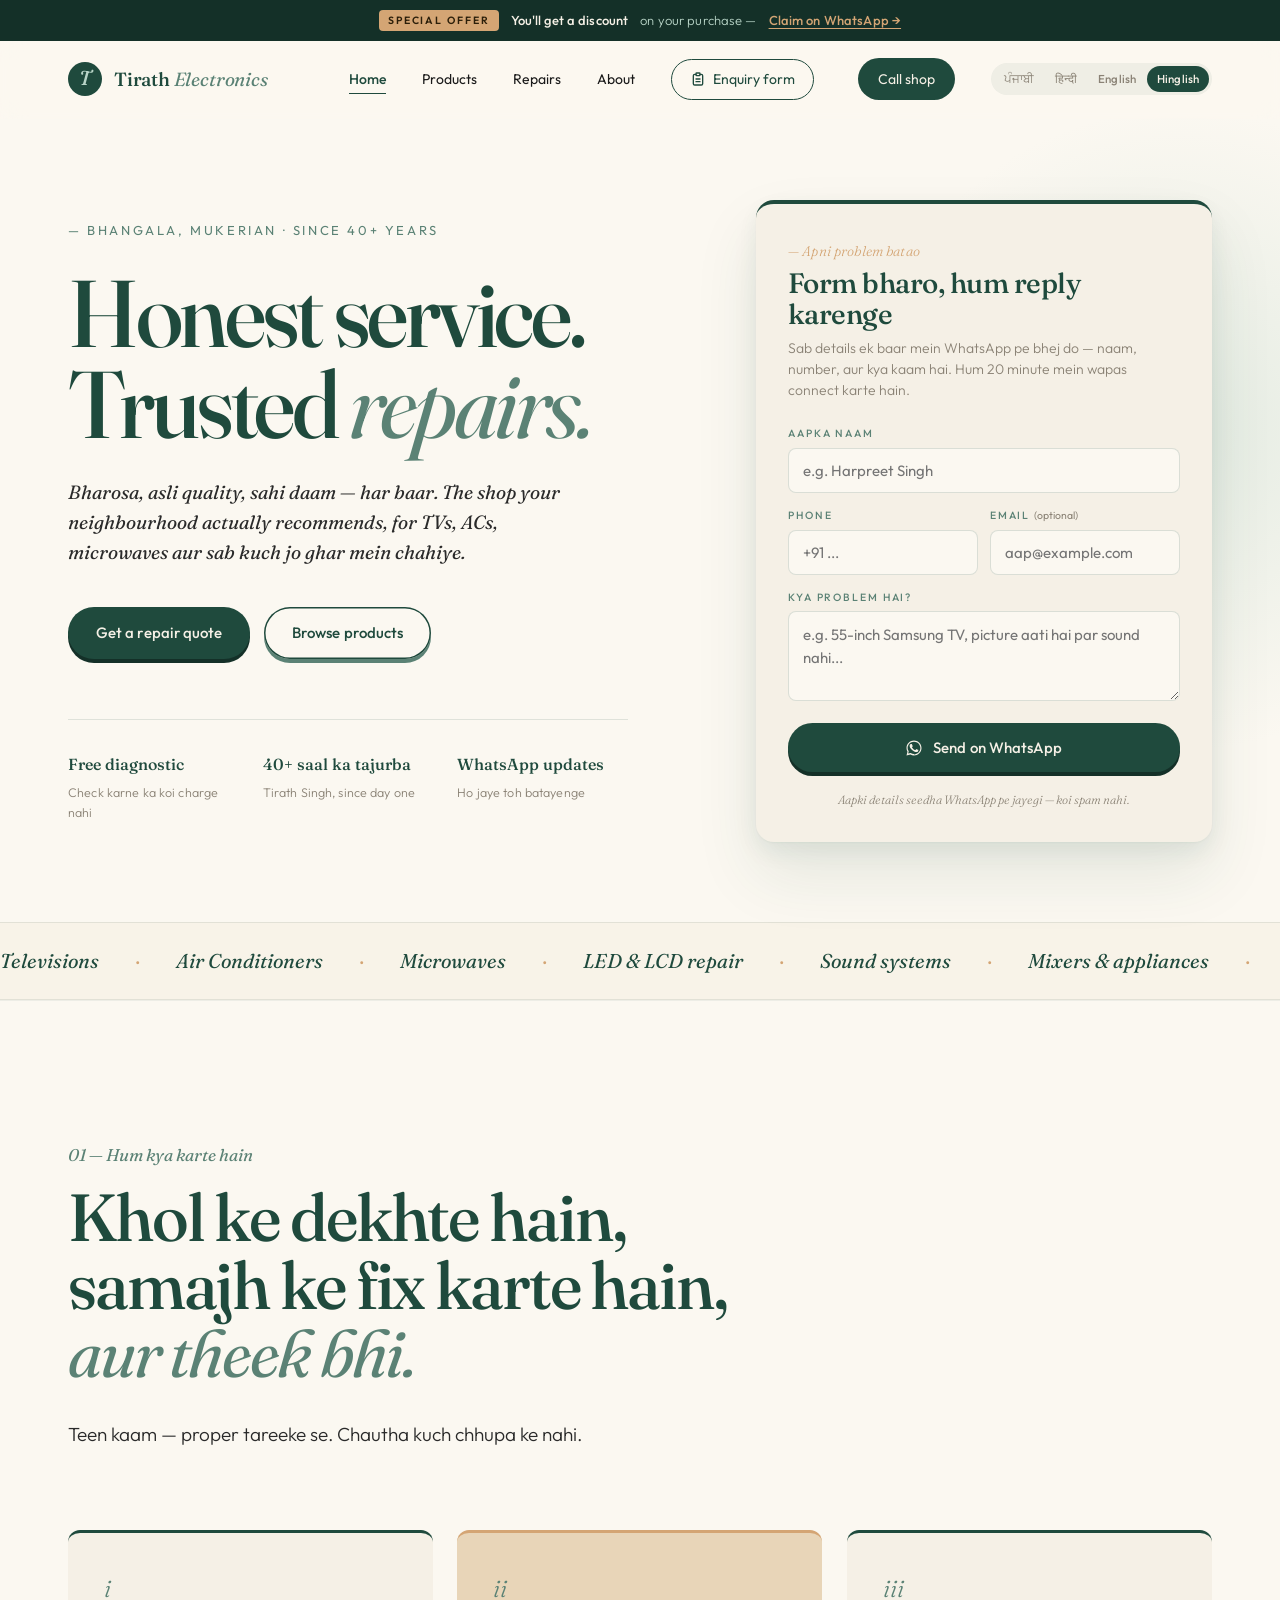
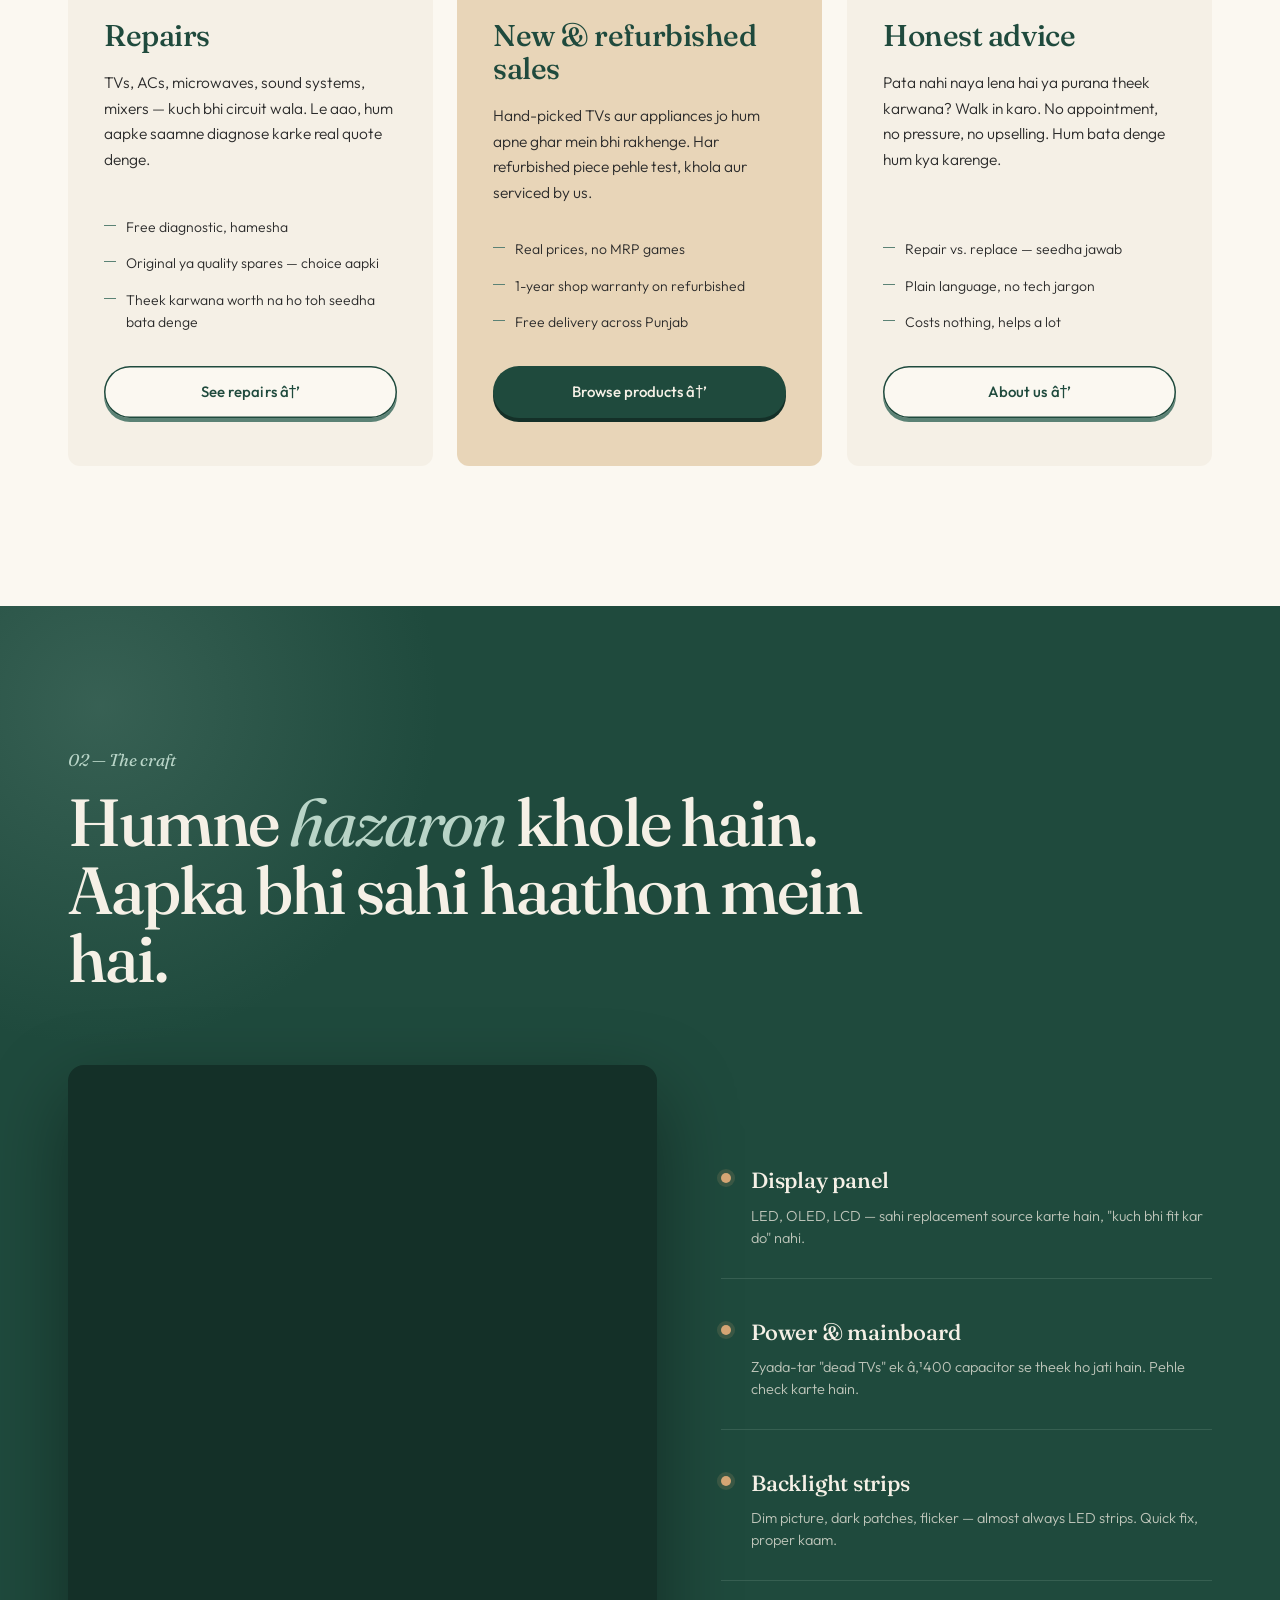
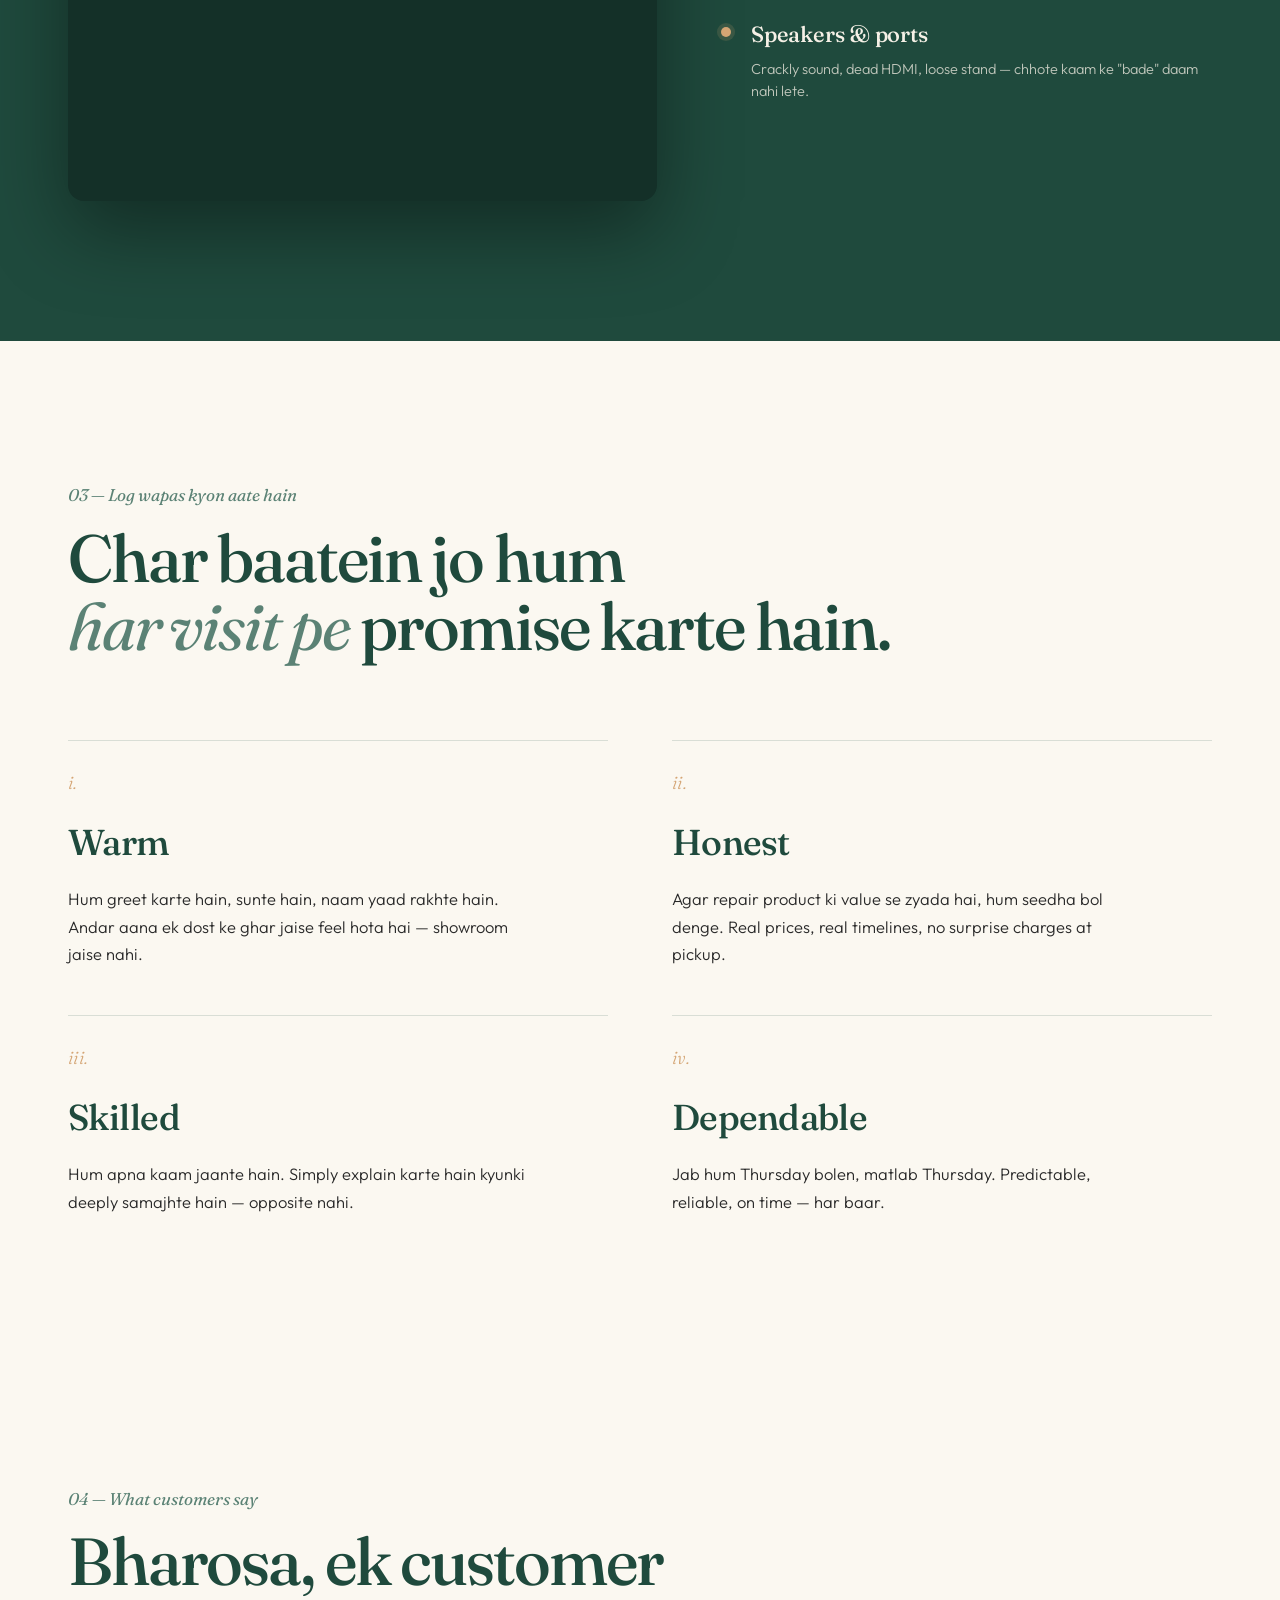
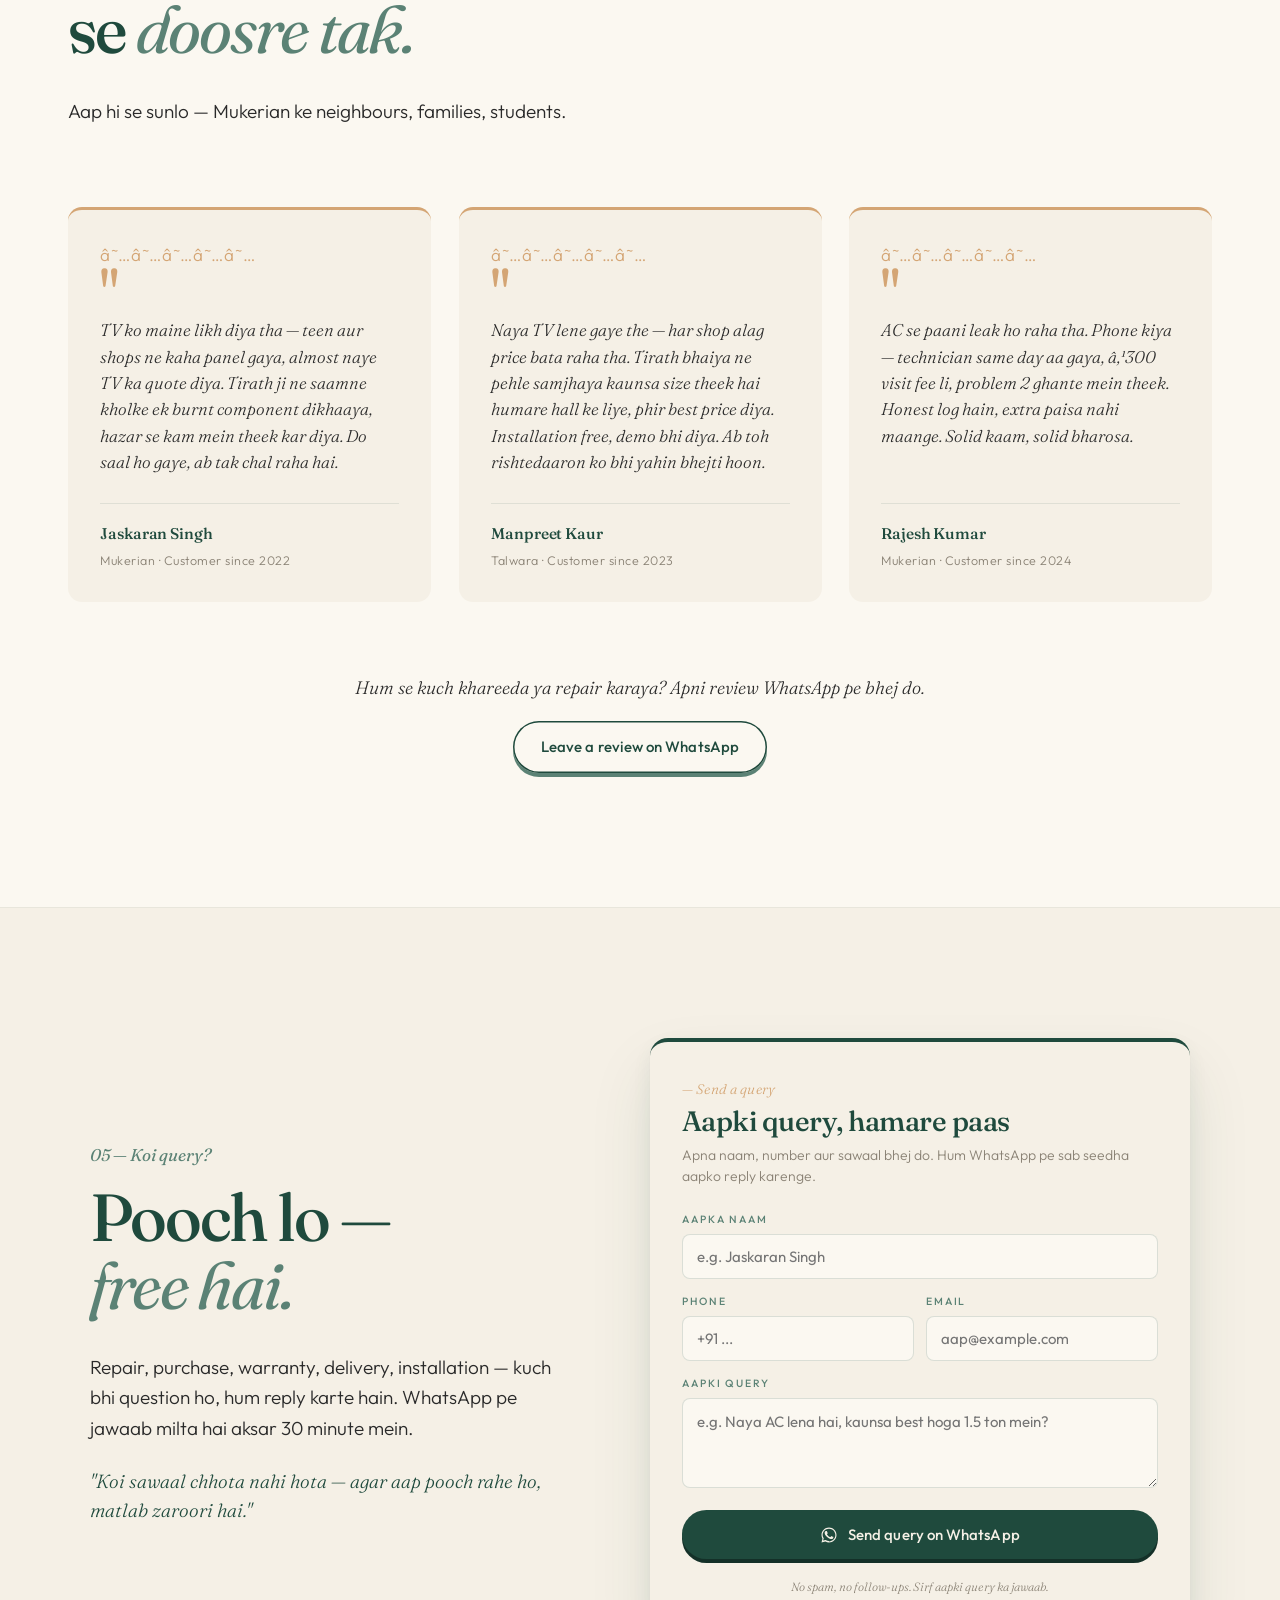
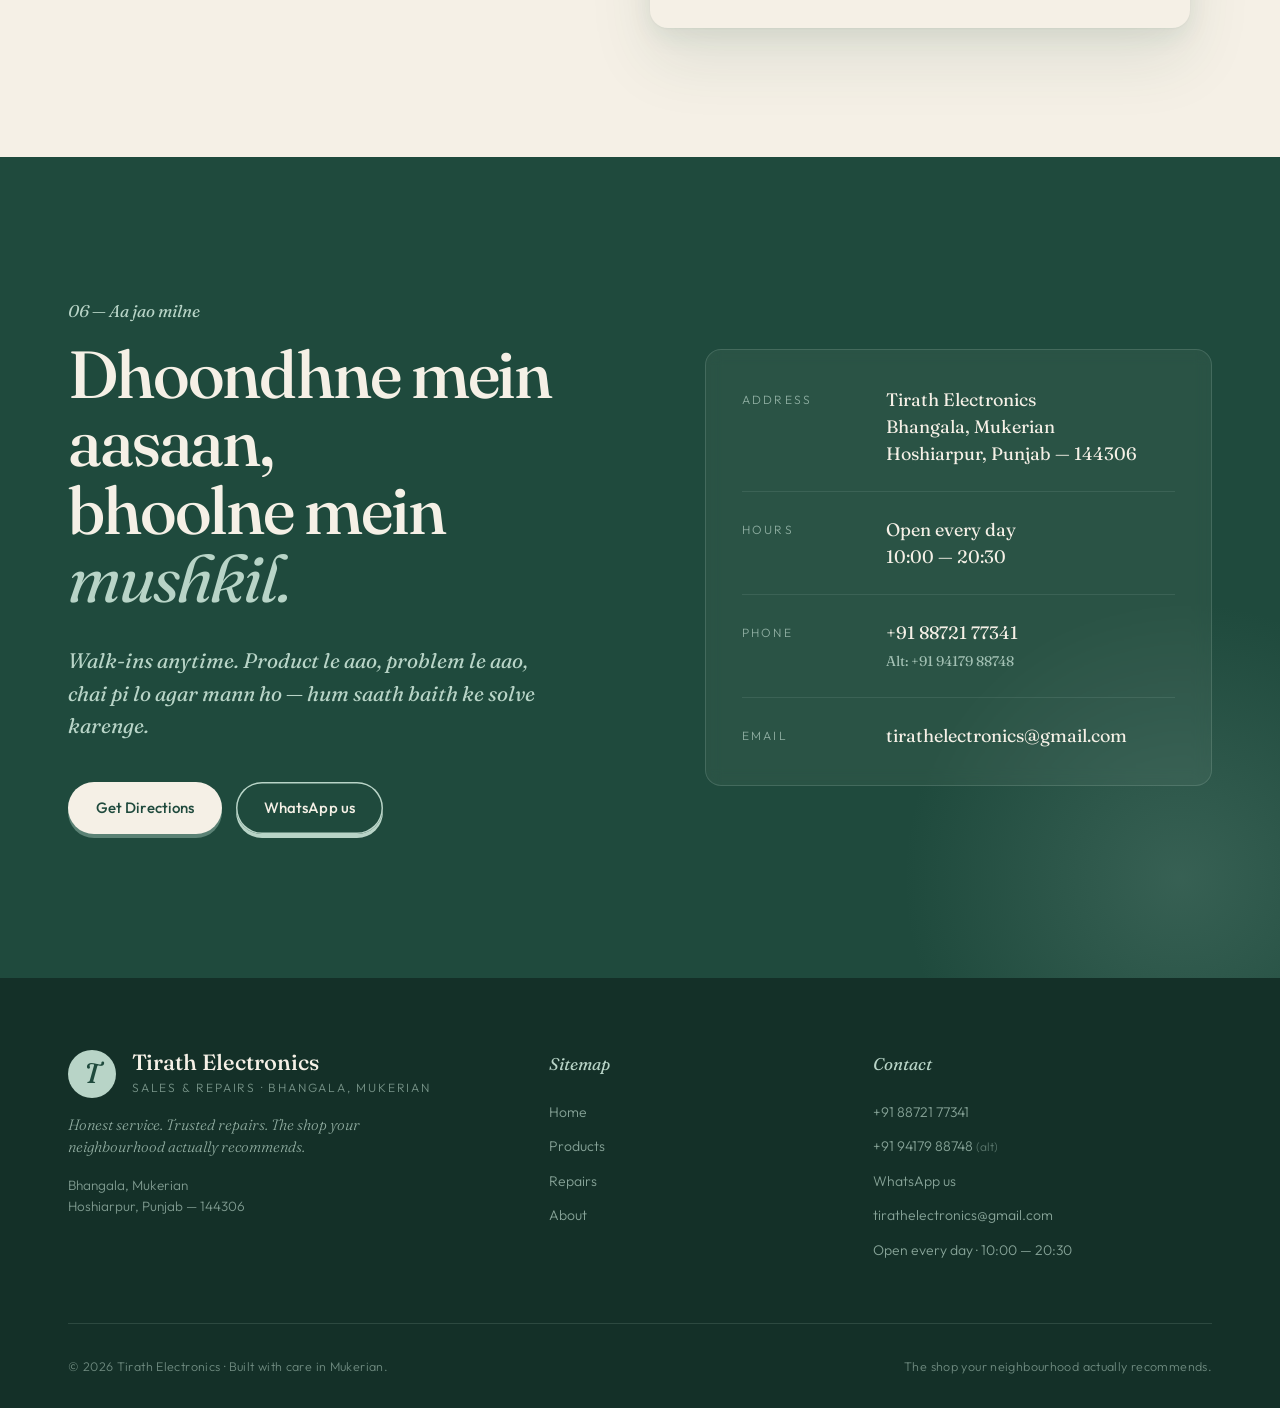
<file: index.html>
<!DOCTYPE html>
<html lang="en">
<head>
<meta charset="UTF-8">
<meta name="viewport" content="width=device-width, initial-scale=1.0">
<title>Tirath Electronics — Honest sales. Trusted repairs. Bhangala, Mukerian.</title>
<meta name="description" content="Tirath Electronics — TV, AC, microwave and appliance shop in Bhangala, Mukerian (Hoshiarpur), serving customers across Punjab. 40+ years of honest service. WhatsApp +91 88721 77341.">
<link rel="icon" type="image/svg+xml" href="favicon.svg">
<link rel="canonical" href="https://tirathelectronic.com/">
<meta name="robots" content="index, follow">
<!-- Open Graph (WhatsApp / Facebook share preview) -->
<meta property="og:type" content="website">
<meta property="og:site_name" content="Tirath Electronics">
<meta property="og:title" content="Tirath Electronics — Honest sales. Trusted repairs. Bhangala, Mukerian.">
<meta property="og:description" content="TV, AC, microwave and appliance shop in Bhangala, Mukerian (Hoshiarpur), Punjab. 40+ years of honest service & trusted repairs. WhatsApp +91 88721 77341.">
<meta property="og:url" content="https://tirathelectronic.com/">
<meta property="og:image" content="https://tirathelectronic.com/images/tirath-singh.jpg">
<meta property="og:locale" content="en_IN">
<meta name="twitter:card" content="summary_large_image">
<meta name="twitter:title" content="Tirath Electronics — Honest sales. Trusted repairs.">
<meta name="twitter:description" content="TV, AC, microwave & appliance shop in Bhangala, Mukerian, Punjab. 40+ years. WhatsApp +91 88721 77341.">
<meta name="twitter:image" content="https://tirathelectronic.com/images/tirath-singh.jpg">
<!-- LocalBusiness structured data (helps Google show your shop in local/Maps results) -->
<script type="application/ld+json">
{
  "@context": "https://schema.org",
  "@type": "ElectronicsStore",
  "name": "Tirath Electronics",
  "image": "https://tirathelectronic.com/images/tirath-singh.jpg",
  "url": "https://tirathelectronic.com/",
  "telephone": "+918872177341",
  "description": "Electronics sales and repair shop in Bhangala, Mukerian (Hoshiarpur), Punjab. TV, AC, microwave, sound systems and home appliances. 40+ years of honest service and trusted repairs.",
  "priceRange": "₹₹",
  "foundingDate": "1985",
  "address": {
    "@type": "PostalAddress",
    "streetAddress": "Bhangala, Mukerian",
    "addressLocality": "Mukerian",
    "addressRegion": "Punjab",
    "postalCode": "144306",
    "addressCountry": "IN"
  },
  "areaServed": ["Mukerian", "Bhangala", "Hoshiarpur", "Punjab"],
  "openingHoursSpecification": [{
    "@type": "OpeningHoursSpecification",
    "dayOfWeek": ["Monday","Tuesday","Wednesday","Thursday","Friday","Saturday","Sunday"],
    "opens": "09:00",
    "closes": "20:00"
  }],
  "contactPoint": [{
    "@type": "ContactPoint",
    "telephone": "+918872177341",
    "contactType": "sales and repairs",
    "areaServed": "IN",
    "availableLanguage": ["Punjabi","Hindi","English"]
  }]
}
</script>
<link rel="preconnect" href="https://fonts.googleapis.com">
<link rel="preconnect" href="https://fonts.gstatic.com" crossorigin>
<link href="https://fonts.googleapis.com/css2?family=Fraunces:ital,opsz,wght@0,9..144,400;0,9..144,500;0,9..144,600;0,9..144,700;1,9..144,400;1,9..144,500&family=Outfit:wght@300;400;500;600;700&display=swap" rel="stylesheet">
<link rel="stylesheet" href="css/styles.css">
</head>
<body>

<!-- PROMO BAR -->
<div class="promo-bar">
  <span class="promo-tag" data-i18n="promo.tag">Special offer</span>
  <strong data-i18n="promo.head">You'll get a discount</strong>
  <span data-i18n="promo.sub">on your purchase —</span>
  <a href="https://wa.me/918872177341?text=Hi%2C+discount+offer+ke+baare+mein+puchna+tha." target="_blank" rel="noopener"><span data-i18n="promo.cta">Claim on WhatsApp â†’</span></a>
</div>

<!-- NAV -->
<nav class="nav">
  <div class="nav-inner">
    <a href="index.html" class="nav-brand">
      <span class="nav-mark">T</span>
      <span class="nav-name">Tirath <em>Electronics</em></span>
    </a>
    <button class="nav-toggle" aria-label="Toggle menu" aria-expanded="false">
      <span></span><span></span><span></span>
    </button>
    <div class="nav-links">
      <a href="index.html" data-i18n="nav.home">Home</a>
      <a href="products.html" data-i18n="nav.products">Products</a>
      <a href="repairs.html" data-i18n="nav.repairs">Repairs</a>
      <a href="about.html" data-i18n="nav.about">About</a>
      <a href="https://docs.google.com/forms/d/e/1FAIpQLScd98NNWiugzcHl8fE3AoWv8cqUITeEQhiaH_KkHSIbRKSTuQ/viewform" target="_blank" rel="noopener" class="nav-cta nav-cta-form" aria-label="Enquiry form">
        <svg viewBox="0 0 24 24" width="16" height="16" fill="none" stroke="currentColor" stroke-width="2" stroke-linecap="round" stroke-linejoin="round" aria-hidden="true"><path d="M9 5H7a2 2 0 0 0-2 2v12a2 2 0 0 0 2 2h10a2 2 0 0 0 2-2V7a2 2 0 0 0-2-2h-2"/><rect x="9" y="3" width="6" height="4" rx="1"/><path d="M9 12h6M9 16h6"/></svg>
        <span data-i18n="nav.form">Enquiry form</span>
      </a>
      <a href="tel:+918872177341" class="nav-cta" data-i18n="nav.call">Call shop</a>
      <div class="lang-switcher" role="group" aria-label="Language">
        <button type="button" class="lang-btn" data-lang="pa">ਪੰਜਾਬੀ</button>
        <button type="button" class="lang-btn" data-lang="hi">हिन्दी</button>
        <button type="button" class="lang-btn" data-lang="en">English</button>
        <button type="button" class="lang-btn" data-lang="hg">Hinglish</button>
      </div>
    </div>
  </div>
</nav>

<!-- HERO -->
<header class="hero" id="top">
  <div class="container hero-inner has-form">
    <div class="hero-text">
      <div class="hero-eyebrow reveal">— Bhangala, Mukerian · Since 40+ years</div>
      <h1 class="hero-title reveal">
        <span data-i18n="hero.title1">Honest service.</span><br>
        <span data-i18n="hero.title2">Trusted</span> <span class="ital" data-i18n="hero.title2i">repairs.</span>
      </h1>
      <p class="hero-tagline reveal" data-i18n="hero.tagline">
        Bharosa, asli quality, sahi daam — har baar. The shop your
        neighbourhood actually recommends, for TVs, ACs, microwaves
        aur sab kuch jo ghar mein chahiye.
      </p>
      <div class="hero-actions reveal">
        <a href="repairs.html" class="btn btn-primary" data-i18n="hero.btnRepair">Get a repair quote</a>
        <a href="products.html" class="btn btn-ghost" data-i18n="hero.btnBrowse">Browse products</a>
      </div>
      <div class="hero-meta reveal">
        <div><strong data-i18n="hero.metaFreeT">Free diagnostic</strong><span data-i18n="hero.metaFreeS">Check karne ka koi charge nahi</span></div>
        <div><strong data-i18n="hero.meta40T">40+ saal ka tajurba</strong><span data-i18n="hero.meta40S">Tirath Singh, since day one</span></div>
        <div><strong data-i18n="hero.metaWAT">WhatsApp updates</strong><span data-i18n="hero.metaWAS">Ho jaye toh batayenge</span></div>
      </div>
    </div>

    <!-- LEAD FORM -->
    <div class="hero-form reveal">
      <div class="hero-form-eyebrow">— Apni problem batao</div>
      <h3>Form bharo, hum reply karenge</h3>
      <p class="form-sub">
        Sab details ek baar mein WhatsApp pe bhej do — naam, number,
        aur kya kaam hai. Hum 20 minute mein wapas connect karte hain.
      </p>
      <form id="leadForm" class="js-wa-form" novalidate>
        <div class="form-row">
          <label for="lf-name">Aapka naam</label>
          <input type="text" id="lf-name" name="name" placeholder="e.g. Harpreet Singh" required autocomplete="name">
        </div>
        <div class="form-row-split">
          <div class="form-row">
            <label for="lf-phone">Phone</label>
            <input type="tel" id="lf-phone" name="phone" placeholder="+91 ..." required autocomplete="tel" pattern="[0-9+\s-]{7,}">
          </div>
          <div class="form-row">
            <label for="lf-email">Email <span style="text-transform:none; letter-spacing:0; color:var(--muted); font-weight:400;">(optional)</span></label>
            <input type="email" id="lf-email" name="email" placeholder="aap@example.com" autocomplete="email">
          </div>
        </div>
        <div class="form-row">
          <label for="lf-problem">Kya problem hai?</label>
          <textarea id="lf-problem" name="problem" placeholder="e.g. 55-inch Samsung TV, picture aati hai par sound nahi..." required></textarea>
        </div>
        <button type="submit" class="btn btn-whatsapp">
          <svg viewBox="0 0 24 24" fill="currentColor"><path d="M17.5 14.4c-.3-.1-1.7-.8-2-.9-.3-.1-.5-.1-.7.1-.2.3-.8.9-.9 1.1-.2.2-.3.2-.6.1-.3-.1-1.2-.4-2.3-1.4-.9-.8-1.4-1.7-1.6-2-.2-.3 0-.4.1-.6.1-.1.3-.3.4-.5.1-.2.2-.3.3-.5.1-.2 0-.4 0-.5 0-.1-.7-1.6-.9-2.2-.2-.6-.5-.5-.7-.5h-.6c-.2 0-.5.1-.8.4-.3.3-1 1-1 2.4 0 1.4 1 2.8 1.2 3 .1.2 2 3 4.9 4.2.7.3 1.2.5 1.6.6.7.2 1.3.2 1.8.1.6-.1 1.7-.7 1.9-1.4.2-.7.2-1.3.2-1.4-.1-.1-.3-.2-.5-.2zM12 2C6.5 2 2 6.5 2 12c0 1.8.5 3.5 1.3 5L2 22l5.2-1.3c1.4.8 3.1 1.3 4.8 1.3 5.5 0 10-4.5 10-10S17.5 2 12 2zm0 18c-1.6 0-3.1-.4-4.4-1.2l-.3-.2-3.1.8.8-3-.2-.3C3.9 14.7 3.5 13.4 3.5 12c0-4.7 3.8-8.5 8.5-8.5s8.5 3.8 8.5 8.5-3.8 8.5-8.5 8.5z"/></svg>
          Send on WhatsApp
        </button>
        <p class="form-note">Aapki details seedha WhatsApp pe jayegi — koi spam nahi.</p>
      </form>
    </div>
  </div>

  <div class="hero-marquee">
    <div class="marquee-track">
      <span>Televisions</span><i>·</i>
      <span>Air Conditioners</span><i>·</i>
      <span>Microwaves</span><i>·</i>
      <span>LED &amp; LCD repair</span><i>·</i>
      <span>Sound systems</span><i>·</i>
      <span>Mixers &amp; appliances</span><i>·</i>
      <span>Honest quotes</span><i>·</i>
      <span>40+ saal ka tajurba</span><i>·</i>
      <span>Televisions</span><i>·</i>
      <span>Air Conditioners</span><i>·</i>
      <span>Microwaves</span><i>·</i>
      <span>LED &amp; LCD repair</span><i>·</i>
      <span>Sound systems</span><i>·</i>
      <span>Mixers &amp; appliances</span><i>·</i>
      <span>Honest quotes</span><i>·</i>
      <span>40+ saal ka tajurba</span><i>·</i>
    </div>
  </div>
</header>

<!-- WHAT WE DO -->
<section class="services">
  <div class="container">
    <div class="section-head">
      <div class="section-num reveal">01 — Hum kya karte hain</div>
      <h2 class="section-title reveal">
        Khol ke dekhte hain,<br>
        samajh ke fix karte hain,<br>
        <span class="ital">aur theek bhi.</span>
      </h2>
      <p class="lead reveal">
        Teen kaam — proper tareeke se. Chautha kuch chhupa ke nahi.
      </p>
    </div>

    <div class="services-grid">
      <article class="service-card reveal">
        <div class="service-num">i</div>
        <h3 data-i18n="services.repair">Repairs</h3>
        <p data-i18n="services.repairDesc">
          TVs, ACs, microwaves, sound systems, mixers — kuch bhi circuit
          wala. Le aao, hum aapke saamne diagnose karke real quote denge.
        </p>
        <ul>
          <li>Free diagnostic, hamesha</li>
          <li>Original ya quality spares — choice aapki</li>
          <li>Theek karwana worth na ho toh seedha bata denge</li>
        </ul>
        <a href="repairs.html" class="btn btn-ghost" style="margin-top: 8px;">See repairs â†’</a>
      </article>

      <article class="service-card service-card-feature reveal">
        <div class="service-num">ii</div>
        <h3 data-i18n="services.sales">New &amp; refurbished sales</h3>
        <p data-i18n="services.salesDesc">
          Hand-picked TVs aur appliances jo hum apne ghar mein bhi rakhenge.
          Har refurbished piece pehle test, khola aur serviced by us.
        </p>
        <ul>
          <li>Real prices, no MRP games</li>
          <li>1-year shop warranty on refurbished</li>
          <li>Free delivery across Punjab</li>
        </ul>
        <a href="products.html" class="btn btn-primary" style="margin-top: 8px;">Browse products â†’</a>
      </article>

      <article class="service-card reveal">
        <div class="service-num">iii</div>
        <h3 data-i18n="services.advice">Honest advice</h3>
        <p data-i18n="services.adviceDesc">
          Pata nahi naya lena hai ya purana theek karwana? Walk in karo.
          No appointment, no pressure, no upselling. Hum bata denge hum kya karenge.
        </p>
        <ul>
          <li>Repair vs. replace — seedha jawab</li>
          <li>Plain language, no tech jargon</li>
          <li>Costs nothing, helps a lot</li>
        </ul>
        <a href="about.html" class="btn btn-ghost" style="margin-top: 8px;">About us â†’</a>
      </article>
    </div>
  </div>
</section>

<!-- VIDEO SHOWCASE -->
<section class="showcase">
  <div class="container">
    <div class="showcase-head">
      <div class="section-num reveal">02 — The craft</div>
      <h2 class="showcase-title reveal">
        Humne <span class="ital">hazaron</span> khole hain.<br>
        Aapka bhi sahi haathon mein hai.
      </h2>
    </div>

    <div class="showcase-stage reveal">
      <video autoplay muted loop playsinline preload="auto" class="showcase-video">
        <source src="TV_disassembly_exploded_view_202605291555.mp4" type="video/mp4">
      </video>
      <div class="showcase-grid">
        <div class="showcase-item">
          <span class="dot"></span>
          <div>
            <h4>Display panel</h4>
            <p>LED, OLED, LCD — sahi replacement source karte hain, "kuch bhi fit kar do" nahi.</p>
          </div>
        </div>
        <div class="showcase-item">
          <span class="dot"></span>
          <div>
            <h4>Power &amp; mainboard</h4>
            <p>Zyada-tar "dead TVs" ek â‚¹400 capacitor se theek ho jati hain. Pehle check karte hain.</p>
          </div>
        </div>
        <div class="showcase-item">
          <span class="dot"></span>
          <div>
            <h4>Backlight strips</h4>
            <p>Dim picture, dark patches, flicker — almost always LED strips. Quick fix, proper kaam.</p>
          </div>
        </div>
        <div class="showcase-item">
          <span class="dot"></span>
          <div>
            <h4>Speakers &amp; ports</h4>
            <p>Crackly sound, dead HDMI, loose stand — chhote kaam ke "bade" daam nahi lete.</p>
          </div>
        </div>
      </div>
    </div>
  </div>
</section>

<!-- VALUES -->
<section class="values">
  <div class="container">
    <div class="section-head">
      <div class="section-num reveal">03 — Log wapas kyon aate hain</div>
      <h2 class="section-title reveal">
        Char baatein jo hum<br>
        <span class="ital">har visit pe</span> promise karte hain.
      </h2>
    </div>

    <div class="values-grid">
      <div class="value reveal">
        <div class="value-mark">i.</div>
        <h3 data-i18n="values.warm">Warm</h3>
        <p data-i18n="values.warmDesc">Hum greet karte hain, sunte hain, naam yaad rakhte hain. Andar aana ek dost ke ghar jaise feel hota hai — showroom jaise nahi.</p>
      </div>
      <div class="value reveal">
        <div class="value-mark">ii.</div>
        <h3 data-i18n="values.honest">Honest</h3>
        <p data-i18n="values.honestDesc">Agar repair product ki value se zyada hai, hum seedha bol denge. Real prices, real timelines, no surprise charges at pickup.</p>
      </div>
      <div class="value reveal">
        <div class="value-mark">iii.</div>
        <h3 data-i18n="values.skilled">Skilled</h3>
        <p data-i18n="values.skilledDesc">Hum apna kaam jaante hain. Simply explain karte hain kyunki deeply samajhte hain — opposite nahi.</p>
      </div>
      <div class="value reveal">
        <div class="value-mark">iv.</div>
        <h3 data-i18n="values.dependable">Dependable</h3>
        <p data-i18n="values.dependableDesc">Jab hum Thursday bolen, matlab Thursday. Predictable, reliable, on time — har baar.</p>
      </div>
    </div>
  </div>
</section>

<!-- CUSTOMER REVIEWS -->
<section class="reviews">
  <div class="container">
    <div class="section-head">
      <div class="section-num reveal">04 — What customers say</div>
      <h2 class="section-title reveal">
        Bharosa, ek customer<br>
        se <span class="ital">doosre tak.</span>
      </h2>
      <p class="lead reveal" data-i18n="reviews.sub">
        Aap hi se sunlo — Mukerian ke neighbours, families, students.
      </p>
    </div>

    <div class="reviews-grid">
      <article class="review-card reveal">
        <div class="review-stars" aria-label="5 stars">â˜…â˜…â˜…â˜…â˜…</div>
        <p class="review-text">
          TV ko maine likh diya tha — teen aur shops ne kaha panel gaya,
          almost naye TV ka quote diya. Tirath ji ne saamne kholke ek
          burnt component dikhaaya, hazar se kam mein theek kar diya.
          Do saal ho gaye, ab tak chal raha hai.
        </p>
        <div class="review-author">
          <strong>Jaskaran Singh</strong>
          <span>Mukerian · Customer since 2022</span>
        </div>
      </article>

      <article class="review-card reveal">
        <div class="review-stars" aria-label="5 stars">â˜…â˜…â˜…â˜…â˜…</div>
        <p class="review-text">
          Naya TV lene gaye the — har shop alag price bata raha tha.
          Tirath bhaiya ne pehle samjhaya kaunsa size theek hai humare
          hall ke liye, phir best price diya. Installation free, demo
          bhi diya. Ab toh rishtedaaron ko bhi yahin bhejti hoon.
        </p>
        <div class="review-author">
          <strong>Manpreet Kaur</strong>
          <span>Talwara · Customer since 2023</span>
        </div>
      </article>

      <article class="review-card reveal">
        <div class="review-stars" aria-label="5 stars">â˜…â˜…â˜…â˜…â˜…</div>
        <p class="review-text">
          AC se paani leak ho raha tha. Phone kiya — technician same
          day aa gaya, â‚¹300 visit fee li, problem 2 ghante mein theek.
          Honest log hain, extra paisa nahi maange. Solid kaam,
          solid bharosa.
        </p>
        <div class="review-author">
          <strong>Rajesh Kumar</strong>
          <span>Mukerian · Customer since 2024</span>
        </div>
      </article>
    </div>

    <div class="reviews-cta reveal">
      <p>Hum se kuch khareeda ya repair karaya? Apni review WhatsApp pe bhej do.</p>
      <a href="https://wa.me/918872177341?text=Hi%2C+main+Tirath+Electronics+ke+liye+ek+review+chhodna+chahta%2Fi+hoon..." target="_blank" rel="noopener" class="btn btn-ghost">Leave a review on WhatsApp</a>
    </div>
  </div>
</section>

<!-- QUERIES SECTION -->
<section class="queries-section">
  <div class="container">
    <div class="queries-grid">
      <div class="queries-text reveal">
        <div class="section-num" data-i18n="queries.num">05 — Koi query?</div>
        <h2 class="section-title">
          Pooch lo —<br><span class="ital">free hai.</span>
        </h2>
        <p class="lead" style="margin-bottom: 24px;" data-i18n="queries.lead">Repair, purchase, warranty, delivery, installation — kuch bhi question ho, hum reply karte hain. WhatsApp pe jawaab milta hai aksar 30 minute mein.</p>
        <p style="font-family: 'Fraunces', serif; font-style: italic; font-size: 19px; color: var(--forest); line-height: 1.5;">
          <span data-i18n="queries.quote">"Koi sawaal chhota nahi hota — agar aap pooch rahe ho, matlab zaroori hai."</span>
        </p>
      </div>

      <div class="hero-form reveal">
        <div class="hero-form-eyebrow">— Send a query</div>
        <h3>Aapki query, hamare paas</h3>
        <p class="form-sub">
          Apna naam, number aur sawaal bhej do. Hum WhatsApp pe sab seedha
          aapko reply karenge.
        </p>
        <form id="queryForm" class="js-wa-form" novalidate>
          <div class="form-row">
            <label for="qf-name" data-i18n="form.name">Aapka naam</label>
            <input type="text" id="qf-name" name="name" placeholder="e.g. Jaskaran Singh" required autocomplete="name">
          </div>
          <div class="form-row-split">
            <div class="form-row">
              <label for="qf-phone" data-i18n="form.phone">Phone</label>
              <input type="tel" id="qf-phone" name="phone" placeholder="+91 ..." required autocomplete="tel">
            </div>
            <div class="form-row">
              <label for="qf-email" data-i18n="form.email">Email</label>
              <input type="email" id="qf-email" name="email" placeholder="aap@example.com" required autocomplete="email">
            </div>
          </div>
          <div class="form-row">
            <label for="qf-query" data-i18n="queries.formLabel">Aapki query</label>
            <textarea id="qf-query" name="query" placeholder="e.g. Naya AC lena hai, kaunsa best hoga 1.5 ton mein?" required></textarea>
          </div>
          <button type="submit" class="btn btn-whatsapp">
            <svg viewBox="0 0 24 24" fill="currentColor"><path d="M17.5 14.4c-.3-.1-1.7-.8-2-.9-.3-.1-.5-.1-.7.1-.2.3-.8.9-.9 1.1-.2.2-.3.2-.6.1-.3-.1-1.2-.4-2.3-1.4-.9-.8-1.4-1.7-1.6-2-.2-.3 0-.4.1-.6.1-.1.3-.3.4-.5.1-.2.2-.3.3-.5.1-.2 0-.4 0-.5 0-.1-.7-1.6-.9-2.2-.2-.6-.5-.5-.7-.5h-.6c-.2 0-.5.1-.8.4-.3.3-1 1-1 2.4 0 1.4 1 2.8 1.2 3 .1.2 2 3 4.9 4.2.7.3 1.2.5 1.6.6.7.2 1.3.2 1.8.1.6-.1 1.7-.7 1.9-1.4.2-.7.2-1.3.2-1.4-.1-.1-.3-.2-.5-.2zM12 2C6.5 2 2 6.5 2 12c0 1.8.5 3.5 1.3 5L2 22l5.2-1.3c1.4.8 3.1 1.3 4.8 1.3 5.5 0 10-4.5 10-10S17.5 2 12 2zm0 18c-1.6 0-3.1-.4-4.4-1.2l-.3-.2-3.1.8.8-3-.2-.3C3.9 14.7 3.5 13.4 3.5 12c0-4.7 3.8-8.5 8.5-8.5s8.5 3.8 8.5 8.5-3.8 8.5-8.5 8.5z"/></svg>
            Send query on WhatsApp
          </button>
          <p class="form-note">No spam, no follow-ups. Sirf aapki query ka jawaab.</p>
        </form>
      </div>
    </div>
  </div>
</section>

<!-- MINI VISIT -->
<section class="visit">
  <div class="container">
    <div class="visit-grid">
      <div class="visit-text">
        <div class="section-num reveal">06 — Aa jao milne</div>
        <h2 class="section-title light reveal">
          Dhoondhne mein aasaan,<br>
          bhoolne mein <span class="ital">mushkil.</span>
        </h2>
        <p class="visit-lead reveal" data-i18n="visit.lead">
          Walk-ins anytime. Product le aao, problem le aao, chai pi lo
          agar mann ho — hum saath baith ke solve karenge.
        </p>

        <div class="visit-actions reveal">
          <a href="https://www.google.com/maps/dir//Tirath+Electronics+LCD+LED+repair+center,+New+Guru+Nanak+market,+Bhangala,+Punjab+144306/@32.0199173,75.6079544,17z/data=!4m16!1m7!3m6!1s0x391b9b8239a84ecb:0xc5061a316b157220!2sTirath+Electronics+LCD+LED+repair+center!8m2!3d32.0199128!4d75.6105293!16s%2Fg%2F11j242d_kf!4m7!1m0!1m5!1m1!1s0x391b9b8239a84ecb:0xc5061a316b157220!2m2!1d75.6105293!2d32.0199128" target="_blank" rel="noopener" class="btn btn-cream" data-i18n="visit.directions">Get Directions</a>
          <a href="https://wa.me/918872177341?text=Hi%2C+Tirath+Electronics+se+baat+karni+thi" target="_blank" rel="noopener" class="btn btn-ghost-light"><span data-i18n="visit.whatsapp">WhatsApp us</span></a>
        </div>
      </div>

      <div class="visit-card reveal">
        <div class="visit-row">
          <span class="visit-label" data-i18n="visit.address">Address</span>
          <span class="visit-value">Tirath Electronics<br>Bhangala, Mukerian<br>Hoshiarpur, Punjab — 144306</span>
        </div>
        <div class="visit-row">
          <span class="visit-label" data-i18n="visit.hours">Hours</span>
          <span class="visit-value">Open every day<br>10:00 — 20:30</span>
        </div>
        <div class="visit-row">
          <span class="visit-label" data-i18n="visit.phone">Phone</span>
          <span class="visit-value">+91 88721 77341<br><span style="font-size: 14px; color: var(--mint); opacity: 0.85;">Alt: +91 94179 88748</span></span>
        </div>
        <div class="visit-row">
          <span class="visit-label" data-i18n="visit.email">Email</span>
          <span class="visit-value">tirathelectronics@gmail.com</span>
        </div>
      </div>
    </div>
  </div>
</section>

<!-- FOOTER -->
<footer class="footer">
  <div class="container">
    <div class="footer-grid">
      <div class="footer-col footer-col-brand">
        <div class="footer-mark">
          <div class="logo-icon">T</div>
          <div>
            <div class="footer-name">Tirath Electronics</div>
            <div class="footer-sub">Sales &amp; Repairs · Bhangala, Mukerian</div>
          </div>
        </div>
        <p class="footer-tagline" data-i18n="footer.tagline">Honest service. Trusted repairs. The shop your neighbourhood actually recommends.</p>
        <p class="footer-address">
          Bhangala, Mukerian<br>
          Hoshiarpur, Punjab — 144306
        </p>
      </div>

      <div class="footer-col">
        <h4 data-i18n="footer.sitemap">Sitemap</h4>
        <ul>
          <li><a href="index.html" data-i18n="nav.home">Home</a></li>
          <li><a href="products.html" data-i18n="nav.products">Products</a></li>
          <li><a href="repairs.html" data-i18n="nav.repairs">Repairs</a></li>
          <li><a href="about.html" data-i18n="nav.about">About</a></li>
        </ul>
      </div>

      <div class="footer-col">
        <h4 data-i18n="footer.contact">Contact</h4>
        <ul>
          <li><a href="tel:+918872177341">+91 88721 77341</a></li>
          <li><a href="tel:+919417988748">+91 94179 88748 <span style="opacity:0.6; font-size: 12px;">(alt)</span></a></li>
          <li><a href="https://wa.me/918872177341" target="_blank" rel="noopener"><span data-i18n="footer.waBtn">WhatsApp us</span></a></li>
          <li><a href="mailto:tirathelectronics@gmail.com">tirathelectronics@gmail.com</a></li>
          <li data-i18n="footer.hours">Open every day · 10:00 — 20:30</li>
        </ul>
      </div>
    </div>

    <div class="footer-bottom">
      <span data-i18n="footer.copyright">© 2026 Tirath Electronics · Built with care in Mukerian.</span>
      <span>The shop your neighbourhood actually recommends.</span>
    </div>
  </div>
</footer>

<!-- FLOATING WHATSAPP -->
<a href="https://wa.me/918872177341?text=Hi%2C+Tirath+Electronics+se+baat+karni+thi" target="_blank" rel="noopener" class="float-wa" aria-label="WhatsApp us">
  <svg viewBox="0 0 24 24"><path d="M17.5 14.4c-.3-.1-1.7-.8-2-.9-.3-.1-.5-.1-.7.1-.2.3-.8.9-.9 1.1-.2.2-.3.2-.6.1-.3-.1-1.2-.4-2.3-1.4-.9-.8-1.4-1.7-1.6-2-.2-.3 0-.4.1-.6.1-.1.3-.3.4-.5.1-.2.2-.3.3-.5.1-.2 0-.4 0-.5 0-.1-.7-1.6-.9-2.2-.2-.6-.5-.5-.7-.5h-.6c-.2 0-.5.1-.8.4-.3.3-1 1-1 2.4 0 1.4 1 2.8 1.2 3 .1.2 2 3 4.9 4.2.7.3 1.2.5 1.6.6.7.2 1.3.2 1.8.1.6-.1 1.7-.7 1.9-1.4.2-.7.2-1.3.2-1.4-.1-.1-.3-.2-.5-.2zM12 2C6.5 2 2 6.5 2 12c0 1.8.5 3.5 1.3 5L2 22l5.2-1.3c1.4.8 3.1 1.3 4.8 1.3 5.5 0 10-4.5 10-10S17.5 2 12 2zm0 18c-1.6 0-3.1-.4-4.4-1.2l-.3-.2-3.1.8.8-3-.2-.3C3.9 14.7 3.5 13.4 3.5 12c0-4.7 3.8-8.5 8.5-8.5s8.5 3.8 8.5 8.5-3.8 8.5-8.5 8.5z"/></svg>
</a>

<script src="js/i18n.js"></script>
<script src="js/main.js"></script>
</body>
</html>
</file>
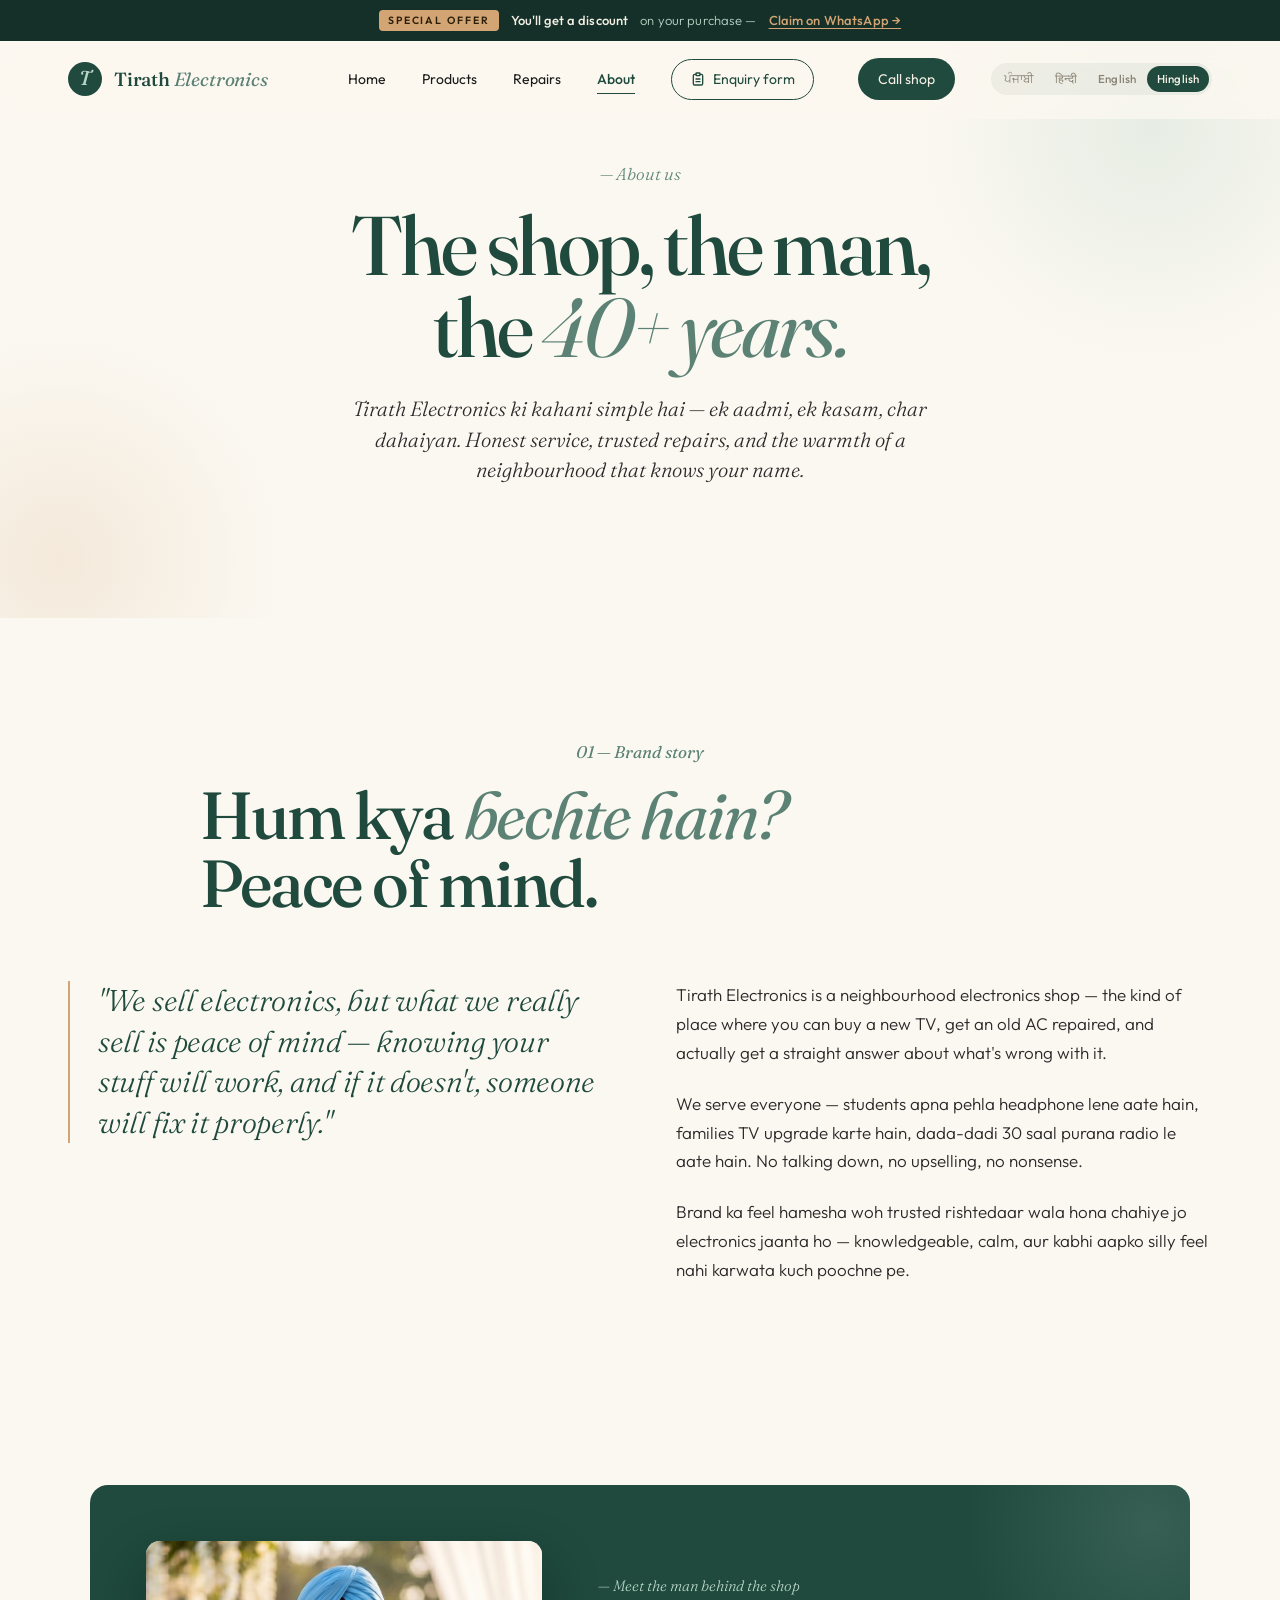
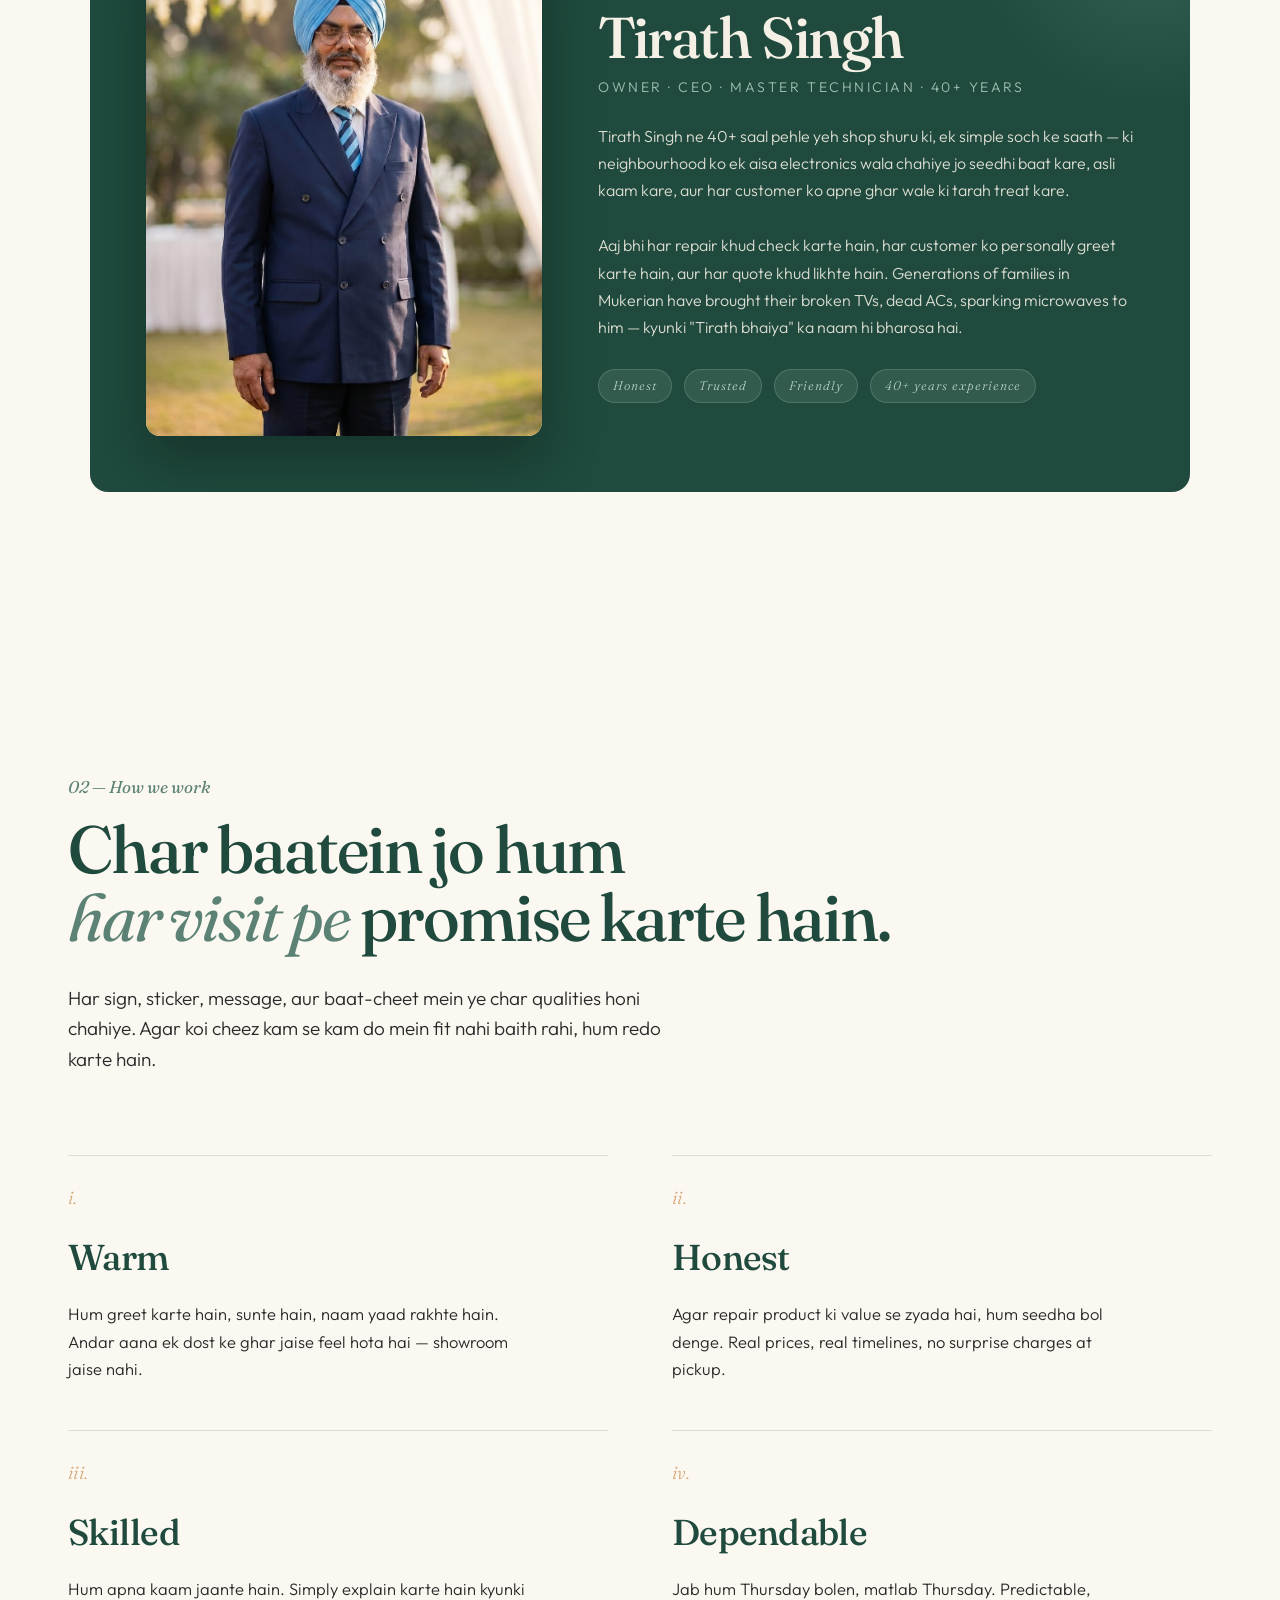
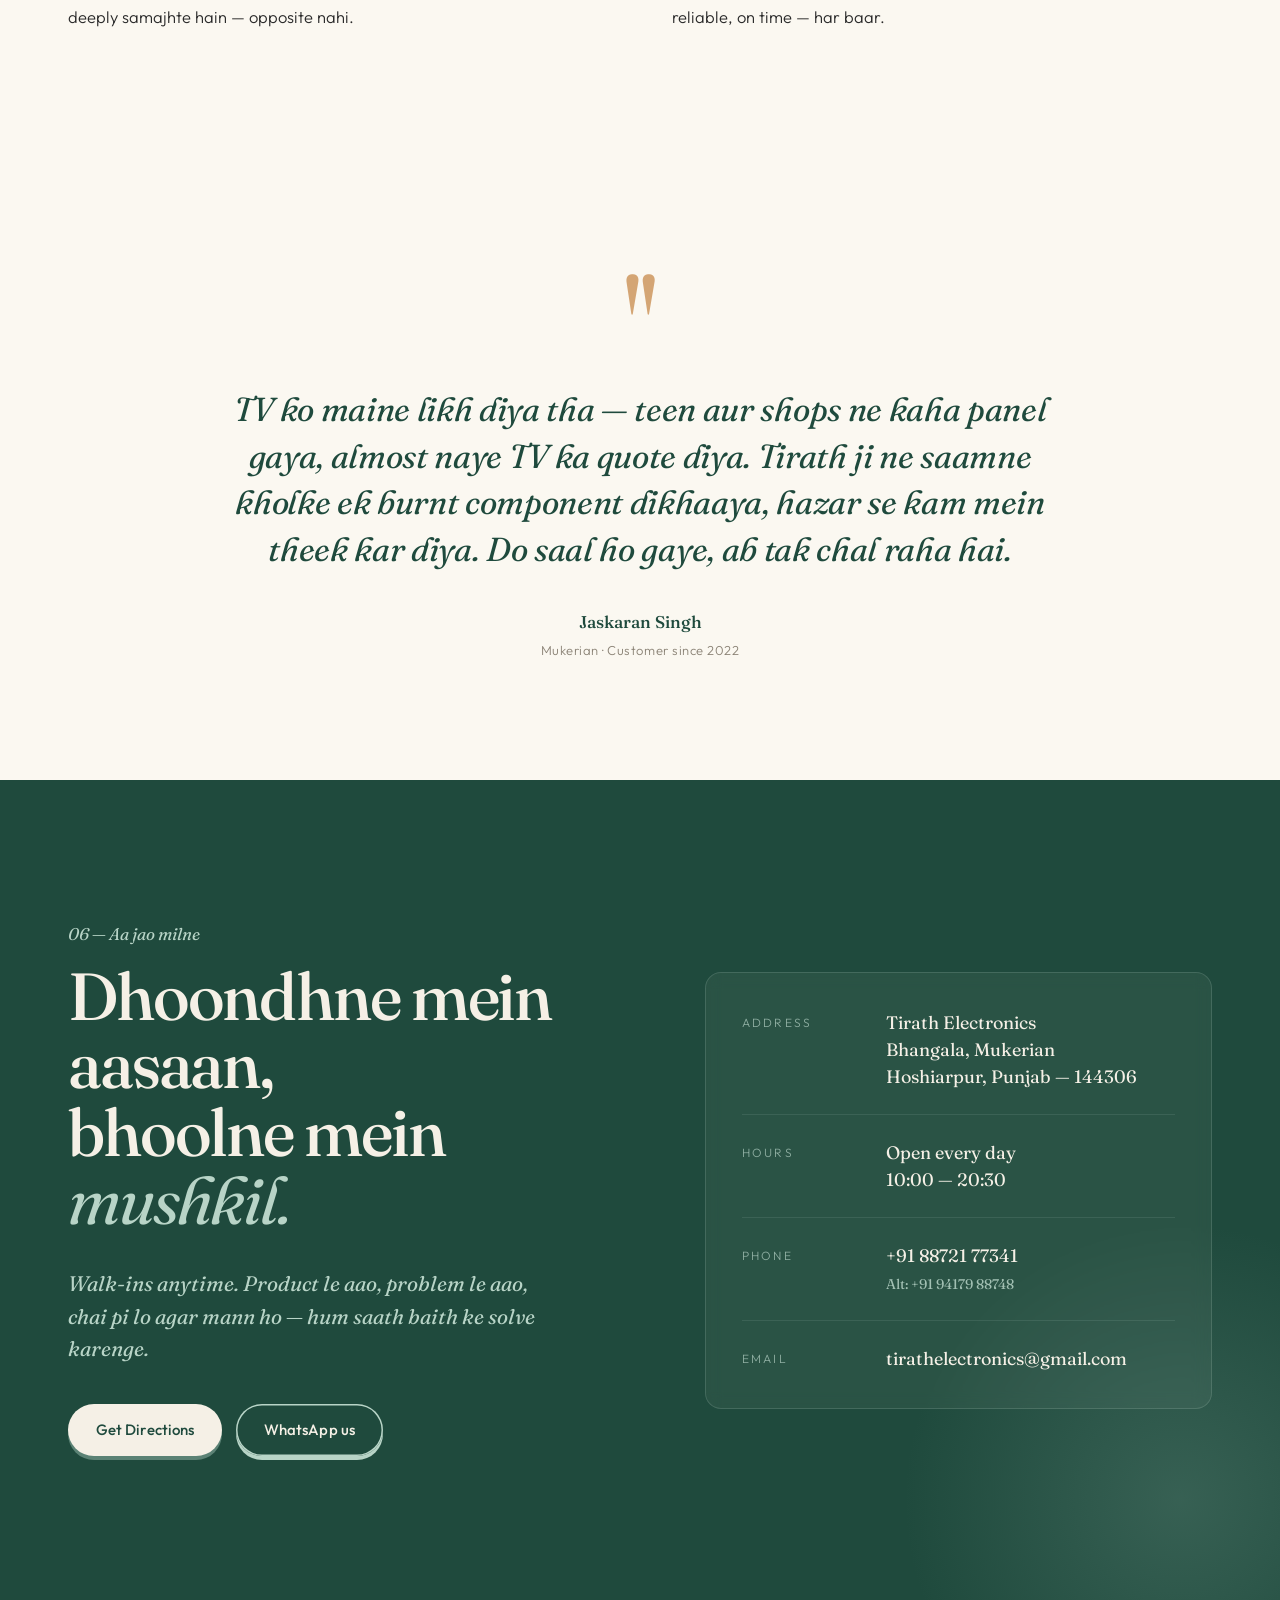
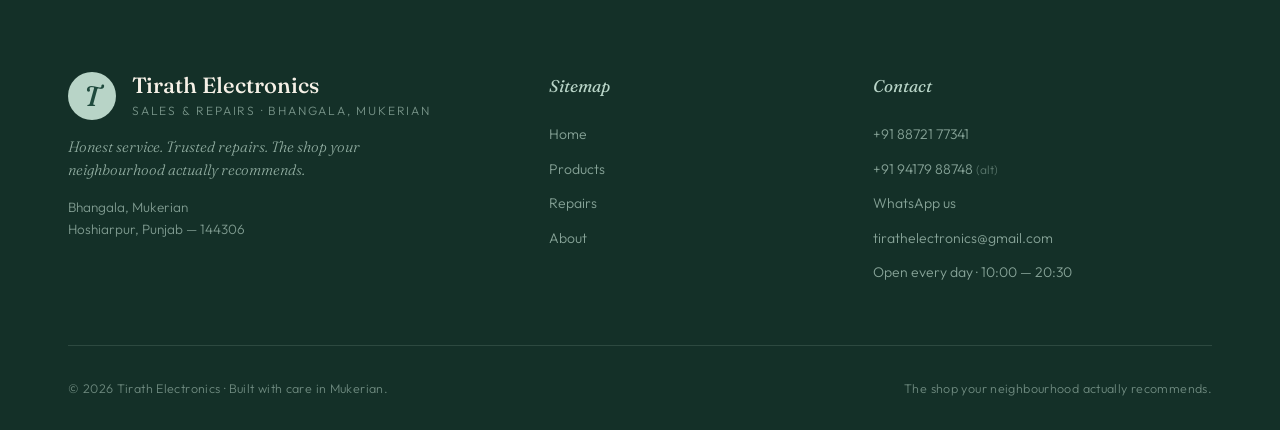
<file: about.html>
<!DOCTYPE html>
<html lang="en">
<head>
<meta charset="UTF-8">
<meta name="viewport" content="width=device-width, initial-scale=1.0">
<title>About — Tirath Singh &amp; the Tirath Electronics story | Bhangala, Mukerian</title>
<meta name="description" content="Tirath Singh, owner of Tirath Electronics, has 40+ years of experience in electronics sales and repairs. Honest, trusted, friendly. Visit the shop in Bhangala, Mukerian, Hoshiarpur.">
<link rel="icon" type="image/svg+xml" href="favicon.svg">
<link rel="canonical" href="https://tirathelectronic.com/about.html">
<meta name="robots" content="index, follow">
<meta property="og:type" content="profile">
<meta property="og:site_name" content="Tirath Electronics">
<meta property="og:title" content="About — Tirath Singh & the Tirath Electronics story | Bhangala, Mukerian">
<meta property="og:description" content="Tirath Singh, owner of Tirath Electronics, has 40+ years of experience in electronics sales and repairs. Honest, trusted, friendly. Bhangala, Mukerian, Hoshiarpur.">
<meta property="og:url" content="https://tirathelectronic.com/about.html">
<meta property="og:image" content="https://tirathelectronic.com/images/tirath-singh.jpg">
<meta property="og:locale" content="en_IN">
<meta name="twitter:card" content="summary_large_image">
<meta name="twitter:image" content="https://tirathelectronic.com/images/tirath-singh.jpg">
<link rel="preconnect" href="https://fonts.googleapis.com">
<link rel="preconnect" href="https://fonts.gstatic.com" crossorigin>
<link href="https://fonts.googleapis.com/css2?family=Fraunces:ital,opsz,wght@0,9..144,400;0,9..144,500;0,9..144,600;0,9..144,700;1,9..144,400;1,9..144,500&family=Outfit:wght@300;400;500;600;700&display=swap" rel="stylesheet">
<link rel="stylesheet" href="css/styles.css">
<style>
  /* Page-specific founder card styles */
  .founder {
    background: var(--paper);
    padding: 80px 0 140px;
  }
  .founder-card {
    display: grid;
    grid-template-columns: 0.85fr 1.15fr;
    gap: 56px;
    align-items: center;
    background: var(--forest);
    color: var(--cream);
    padding: 56px 56px;
    border-radius: 18px;
    max-width: 1100px;
    margin: 0 auto;
    position: relative;
    overflow: hidden;
  }
  .founder-card::before {
    content: '';
    position: absolute;
    top: -160px;
    right: -160px;
    width: 400px;
    height: 400px;
    border-radius: 50%;
    background: radial-gradient(circle, rgba(91,130,117,0.4) 0%, transparent 65%);
    pointer-events: none;
  }
  .founder-portrait {
    position: relative;
    z-index: 1;
    aspect-ratio: 4 / 5;
    background: var(--cream);
    border-radius: 14px;
    overflow: hidden;
    box-shadow: 0 24px 56px rgba(0,0,0,0.3);
  }
  .founder-photo {
    position: absolute;
    inset: 0;
    width: 100%;
    height: 100%;
    object-fit: cover;
    object-position: center 25%;
    z-index: 2;
    display: block;
  }
  .founder-monogram {
    position: absolute;
    top: 50%;
    left: 0;
    right: 0;
    transform: translateY(-60%);
    text-align: center;
    font-family: 'Fraunces', serif;
    font-style: italic;
    font-weight: 500;
    font-size: 220px;
    line-height: 0.85;
    color: var(--forest);
    letter-spacing: -0.05em;
    z-index: 1;
  }
  .founder-monogram-sub {
    position: absolute;
    bottom: 20px;
    left: 0;
    right: 0;
    text-align: center;
    font-size: 11px;
    letter-spacing: 0.28em;
    text-transform: uppercase;
    color: var(--sage);
    font-weight: 500;
    z-index: 1;
  }
  .founder-text {
    position: relative;
    z-index: 1;
  }
  .founder-eyebrow {
    font-family: 'Fraunces', serif;
    font-style: italic;
    font-size: 15px;
    color: var(--mint);
    margin-bottom: 10px;
  }
  .founder-name {
    font-family: 'Fraunces', serif;
    font-size: clamp(40px, 4.5vw, 60px);
    font-weight: 500;
    line-height: 1.05;
    letter-spacing: -0.025em;
    color: var(--cream);
    margin-bottom: 8px;
  }
  .founder-role {
    font-size: 14px;
    letter-spacing: 0.18em;
    text-transform: uppercase;
    color: var(--mint);
    margin-bottom: 24px;
    opacity: 0.85;
  }
  .founder-bio {
    font-size: 16px;
    line-height: 1.7;
    color: rgba(245,240,230,0.88);
    margin-bottom: 28px;
  }
  .founder-traits {
    display: flex;
    gap: 12px;
    flex-wrap: wrap;
  }
  .founder-trait {
    padding: 6px 14px;
    background: rgba(184,212,199,0.12);
    border: 1px solid rgba(184,212,199,0.22);
    border-radius: 999px;
    font-size: 12.5px;
    letter-spacing: 0.08em;
    color: var(--mint);
    font-family: 'Fraunces', serif;
    font-style: italic;
  }
  @media (max-width: 1024px) {
    .founder-card { grid-template-columns: 1fr; gap: 40px; padding: 40px 32px; }
    /* Fallback height so the portrait never collapses on phones that
       don't honour aspect-ratio — otherwise the owner photo gets clipped away. */
    .founder-portrait { max-width: 320px; margin: 0 auto; aspect-ratio: 4 / 5; min-height: 380px; }
    .founder-monogram { font-size: 160px; }
  }
  /* Extra safety: on phones, anchor the photo into normal flow as well */
  @media (max-width: 640px) {
    .founder-portrait { aspect-ratio: auto; min-height: 0; }
    .founder-photo { position: relative; width: 100%; height: auto; }
    .founder-monogram, .founder-monogram-sub { display: none; }
  }
</style>
</head>
<body>

<!-- PROMO BAR -->
<div class="promo-bar">
  <span class="promo-tag" data-i18n="promo.tag">Special offer</span>
  <strong data-i18n="promo.head">You'll get a discount</strong>
  <span data-i18n="promo.sub">on your purchase —</span>
  <a href="https://wa.me/918872177341?text=Hi%2C+discount+offer+ke+baare+mein+puchna+tha." target="_blank" rel="noopener"><span data-i18n="promo.cta">Claim on WhatsApp â†’</span></a>
</div>

<!-- NAV -->
<nav class="nav">
  <div class="nav-inner">
    <a href="index.html" class="nav-brand">
      <span class="nav-mark">T</span>
      <span class="nav-name">Tirath <em>Electronics</em></span>
    </a>
    <button class="nav-toggle" aria-label="Toggle menu" aria-expanded="false">
      <span></span><span></span><span></span>
    </button>
    <div class="nav-links">
      <a href="index.html" data-i18n="nav.home">Home</a>
      <a href="products.html" data-i18n="nav.products">Products</a>
      <a href="repairs.html" data-i18n="nav.repairs">Repairs</a>
      <a href="about.html" data-i18n="nav.about">About</a>
      <a href="https://docs.google.com/forms/d/e/1FAIpQLScd98NNWiugzcHl8fE3AoWv8cqUITeEQhiaH_KkHSIbRKSTuQ/viewform" target="_blank" rel="noopener" class="nav-cta nav-cta-form" aria-label="Enquiry form">
        <svg viewBox="0 0 24 24" width="16" height="16" fill="none" stroke="currentColor" stroke-width="2" stroke-linecap="round" stroke-linejoin="round" aria-hidden="true"><path d="M9 5H7a2 2 0 0 0-2 2v12a2 2 0 0 0 2 2h10a2 2 0 0 0 2-2V7a2 2 0 0 0-2-2h-2"/><rect x="9" y="3" width="6" height="4" rx="1"/><path d="M9 12h6M9 16h6"/></svg>
        <span data-i18n="nav.form">Enquiry form</span>
      </a>
      <a href="tel:+918872177341" class="nav-cta" data-i18n="nav.call">Call shop</a>
      <div class="lang-switcher" role="group" aria-label="Language">
        <button type="button" class="lang-btn" data-lang="pa">ਪੰਜਾਬੀ</button>
        <button type="button" class="lang-btn" data-lang="hi">हिन्दी</button>
        <button type="button" class="lang-btn" data-lang="en">English</button>
        <button type="button" class="lang-btn" data-lang="hg">Hinglish</button>
      </div>
    </div>
  </div>
</nav>

<!-- PAGE HERO -->
<header class="page-hero">
  <div class="container page-hero-inner">
    <div class="page-hero-eyebrow reveal" data-i18n="about.pageEyebrow">— About us</div>
    <h1 class="page-hero-title reveal">
      <span data-i18n="about.pageTitle1">The shop, the man,</span><br><span data-i18n="about.pageTitle2pre">the</span> <span class="ital" data-i18n="about.pageTitle2i">40+ years.</span>
    </h1>
    <p class="page-hero-sub reveal" data-i18n="about.pageSub">Tirath Electronics ki kahani simple hai — ek aadmi, ek kasam, char dahaiyan. Honest service, trusted repairs, and the warmth of a neighbourhood that knows your name.</p>
  </div>
</header>

<!-- STORY -->
<section class="story-section">
  <div class="container">
    <div class="section-head" style="text-align: center; margin: 0 auto 64px;">
      <div class="section-num reveal" data-i18n="about.brandStoryNum">01 — Brand story</div>
      <h2 class="section-title reveal" style="text-align: left; max-width: 880px; margin: 0 auto;">
        Hum kya <span class="ital">bechte hain?</span><br>
        Peace of mind.
      </h2>
    </div>

    <div class="story-grid">
      <div class="story-quote reveal">
        "We sell electronics, but what we really sell is peace of mind —
        knowing your stuff will work, and if it doesn't, someone will fix it properly."
      </div>
      <div class="story-text reveal">
        <p>Tirath Electronics is a neighbourhood electronics shop — the kind of place where you can buy a new TV, get an old AC repaired, and actually get a straight answer about what's wrong with it.</p>
        <p>We serve everyone — students apna pehla headphone lene aate hain, families TV upgrade karte hain, dada-dadi 30 saal purana radio le aate hain. No talking down, no upselling, no nonsense.</p>
        <p>Brand ka feel hamesha woh trusted rishtedaar wala hona chahiye jo electronics jaanta ho — knowledgeable, calm, aur kabhi aapko silly feel nahi karwata kuch poochne pe.</p>
      </div>
    </div>
  </div>
</section>

<!-- FOUNDER -->
<section class="founder">
  <div class="container">
    <div class="founder-card reveal">
      <div class="founder-portrait">
        <img src="images/tirath-singh.jpg" alt="Tirath Singh, Owner of Tirath Electronics" class="founder-photo" onerror="this.style.display='none'">
        <div class="founder-monogram">Ts</div>
        <div class="founder-monogram-sub">— Owner &amp; CEO</div>
      </div>
      <div class="founder-text">
        <div class="founder-eyebrow" data-i18n="about.founderEyebrow">— Meet the man behind the shop</div>
        <h2 class="founder-name">Tirath Singh</h2>
        <div class="founder-role" data-i18n="about.founderRole">Owner · CEO · Master Technician · 40+ years</div>
        <p class="founder-bio">
          Tirath Singh ne 40+ saal pehle yeh shop shuru ki, ek simple soch ke saath —
          ki neighbourhood ko ek aisa electronics wala chahiye jo seedhi baat kare,
          asli kaam kare, aur har customer ko apne ghar wale ki tarah treat kare.
        </p>
        <p class="founder-bio">
          Aaj bhi har repair khud check karte hain, har customer ko personally
          greet karte hain, aur har quote khud likhte hain. Generations of families
          in Mukerian have brought their broken TVs, dead ACs, sparking microwaves
          to him — kyunki "Tirath bhaiya" ka naam hi bharosa hai.
        </p>
        <div class="founder-traits">
          <span class="founder-trait" data-i18n="values.honest">Honest</span>
          <span class="founder-trait" data-i18n="about.traitTrusted">Trusted</span>
          <span class="founder-trait" data-i18n="about.traitFriendly">Friendly</span>
          <span class="founder-trait" data-i18n="about.trait40">40+ years experience</span>
        </div>
      </div>
    </div>
  </div>
</section>

<!-- VALUES -->
<section class="values">
  <div class="container">
    <div class="section-head">
      <div class="section-num reveal" data-i18n="about.howWeWorkNum">02 — How we work</div>
      <h2 class="section-title reveal">
        Char baatein jo hum<br>
        <span class="ital">har visit pe</span> promise karte hain.
      </h2>
      <p class="lead reveal">
        Har sign, sticker, message, aur baat-cheet mein ye char qualities honi chahiye.
        Agar koi cheez kam se kam do mein fit nahi baith rahi, hum redo karte hain.
      </p>
    </div>

    <div class="values-grid">
      <div class="value reveal">
        <div class="value-mark">i.</div>
        <h3 data-i18n="values.warm">Warm</h3>
        <p>Hum greet karte hain, sunte hain, naam yaad rakhte hain. Andar aana ek dost ke ghar jaise feel hota hai — showroom jaise nahi.</p>
      </div>
      <div class="value reveal">
        <div class="value-mark">ii.</div>
        <h3 data-i18n="values.honest">Honest</h3>
        <p>Agar repair product ki value se zyada hai, hum seedha bol denge. Real prices, real timelines, no surprise charges at pickup.</p>
      </div>
      <div class="value reveal">
        <div class="value-mark">iii.</div>
        <h3 data-i18n="values.skilled">Skilled</h3>
        <p>Hum apna kaam jaante hain. Simply explain karte hain kyunki deeply samajhte hain — opposite nahi.</p>
      </div>
      <div class="value reveal">
        <div class="value-mark">iv.</div>
        <h3 data-i18n="values.dependable">Dependable</h3>
        <p>Jab hum Thursday bolen, matlab Thursday. Predictable, reliable, on time — har baar.</p>
      </div>
    </div>
  </div>
</section>

<!-- TESTIMONIAL -->
<section class="testimonial">
  <div class="container">
    <div class="quote-block reveal">
      <div class="quote-mark">"</div>
      <p class="quote-text">
        TV ko maine likh diya tha — teen aur shops ne kaha panel gaya, almost naye TV ka quote diya.
        Tirath ji ne saamne kholke ek burnt component dikhaaya, hazar se kam mein theek kar diya.
        Do saal ho gaye, ab tak chal raha hai.
      </p>
      <div class="quote-author">
        <strong>Jaskaran Singh</strong><span>Mukerian · Customer since 2022</span>
      </div>
    </div>
  </div>
</section>

<!-- VISIT US -->
<section class="visit">
  <div class="container">
    <div class="visit-grid">
      <div class="visit-text">
        <div class="section-num reveal" data-i18n="visit.num">03 — Aa jao milne</div>
        <h2 class="section-title light reveal">
          Dhoondhne mein aasaan,<br>
          bhoolne mein <span class="ital">mushkil.</span>
        </h2>
        <p class="visit-lead reveal" data-i18n="visit.lead">
          Walk-ins anytime. Product le aao, problem le aao, chai pi lo
          agar mann ho — hum saath baith ke solve karenge.
        </p>
        <div class="visit-actions reveal">
          <a href="https://www.google.com/maps/dir//Tirath+Electronics+LCD+LED+repair+center,+New+Guru+Nanak+market,+Bhangala,+Punjab+144306/@32.0199173,75.6079544,17z/data=!4m16!1m7!3m6!1s0x391b9b8239a84ecb:0xc5061a316b157220!2sTirath+Electronics+LCD+LED+repair+center!8m2!3d32.0199128!4d75.6105293!16s%2Fg%2F11j242d_kf!4m7!1m0!1m5!1m1!1s0x391b9b8239a84ecb:0xc5061a316b157220!2m2!1d75.6105293!2d32.0199128" target="_blank" rel="noopener" class="btn btn-cream" data-i18n="visit.directions">Get Directions</a>
          <a href="https://wa.me/918872177341?text=Hi%2C+Tirath+Electronics+se+baat+karni+thi" target="_blank" rel="noopener" class="btn btn-ghost-light"><span data-i18n="visit.whatsapp">WhatsApp us</span></a>
        </div>
      </div>

      <div class="visit-card reveal">
        <div class="visit-row">
          <span class="visit-label" data-i18n="visit.address">Address</span>
          <span class="visit-value">Tirath Electronics<br>Bhangala, Mukerian<br>Hoshiarpur, Punjab — 144306</span>
        </div>
        <div class="visit-row">
          <span class="visit-label" data-i18n="visit.hours">Hours</span>
          <span class="visit-value">Open every day<br>10:00 — 20:30</span>
        </div>
        <div class="visit-row">
          <span class="visit-label" data-i18n="visit.phone">Phone</span>
          <span class="visit-value">+91 88721 77341<br><span style="font-size: 14px; color: var(--mint); opacity: 0.85;">Alt: +91 94179 88748</span></span>
        </div>
        <div class="visit-row">
          <span class="visit-label" data-i18n="visit.email">Email</span>
          <span class="visit-value">tirathelectronics@gmail.com</span>
        </div>
      </div>
    </div>
  </div>
</section>

<!-- FOOTER -->
<footer class="footer">
  <div class="container">
    <div class="footer-grid">
      <div class="footer-col footer-col-brand">
        <div class="footer-mark">
          <div class="logo-icon">T</div>
          <div>
            <div class="footer-name">Tirath Electronics</div>
            <div class="footer-sub">Sales &amp; Repairs · Bhangala, Mukerian</div>
          </div>
        </div>
        <p class="footer-tagline" data-i18n="footer.tagline">Honest service. Trusted repairs. The shop your neighbourhood actually recommends.</p>
        <p class="footer-address">Bhangala, Mukerian<br>Hoshiarpur, Punjab — 144306</p>
      </div>
      <div class="footer-col">
        <h4 data-i18n="footer.sitemap">Sitemap</h4>
        <ul>
          <li><a href="index.html" data-i18n="nav.home">Home</a></li>
          <li><a href="products.html" data-i18n="nav.products">Products</a></li>
          <li><a href="repairs.html" data-i18n="nav.repairs">Repairs</a></li>
          <li><a href="about.html" data-i18n="nav.about">About</a></li>
        </ul>
      </div>
      <div class="footer-col">
        <h4 data-i18n="footer.contact">Contact</h4>
        <ul>
          <li><a href="tel:+918872177341">+91 88721 77341</a></li>
          <li><a href="tel:+919417988748">+91 94179 88748 <span style="opacity:0.6; font-size: 12px;">(alt)</span></a></li>
          <li><a href="https://wa.me/918872177341" target="_blank" rel="noopener"><span data-i18n="footer.waBtn">WhatsApp us</span></a></li>
          <li><a href="mailto:tirathelectronics@gmail.com">tirathelectronics@gmail.com</a></li>
          <li data-i18n="footer.hours">Open every day · 10:00 — 20:30</li>
        </ul>
      </div>
    </div>
    <div class="footer-bottom">
      <span data-i18n="footer.copyright">© 2026 Tirath Electronics · Built with care in Mukerian.</span>
      <span>The shop your neighbourhood actually recommends.</span>
    </div>
  </div>
</footer>

<a href="https://wa.me/918872177341?text=Hi%2C+Tirath+Electronics+se+baat+karni+thi" target="_blank" rel="noopener" class="float-wa" aria-label="WhatsApp us">
  <svg viewBox="0 0 24 24"><path d="M17.5 14.4c-.3-.1-1.7-.8-2-.9-.3-.1-.5-.1-.7.1-.2.3-.8.9-.9 1.1-.2.2-.3.2-.6.1-.3-.1-1.2-.4-2.3-1.4-.9-.8-1.4-1.7-1.6-2-.2-.3 0-.4.1-.6.1-.1.3-.3.4-.5.1-.2.2-.3.3-.5.1-.2 0-.4 0-.5 0-.1-.7-1.6-.9-2.2-.2-.6-.5-.5-.7-.5h-.6c-.2 0-.5.1-.8.4-.3.3-1 1-1 2.4 0 1.4 1 2.8 1.2 3 .1.2 2 3 4.9 4.2.7.3 1.2.5 1.6.6.7.2 1.3.2 1.8.1.6-.1 1.7-.7 1.9-1.4.2-.7.2-1.3.2-1.4-.1-.1-.3-.2-.5-.2zM12 2C6.5 2 2 6.5 2 12c0 1.8.5 3.5 1.3 5L2 22l5.2-1.3c1.4.8 3.1 1.3 4.8 1.3 5.5 0 10-4.5 10-10S17.5 2 12 2zm0 18c-1.6 0-3.1-.4-4.4-1.2l-.3-.2-3.1.8.8-3-.2-.3C3.9 14.7 3.5 13.4 3.5 12c0-4.7 3.8-8.5 8.5-8.5s8.5 3.8 8.5 8.5-3.8 8.5-8.5 8.5z"/></svg>
</a>

<script src="js/i18n.js"></script>
<script src="js/main.js"></script>
</body>
</html>
</file>
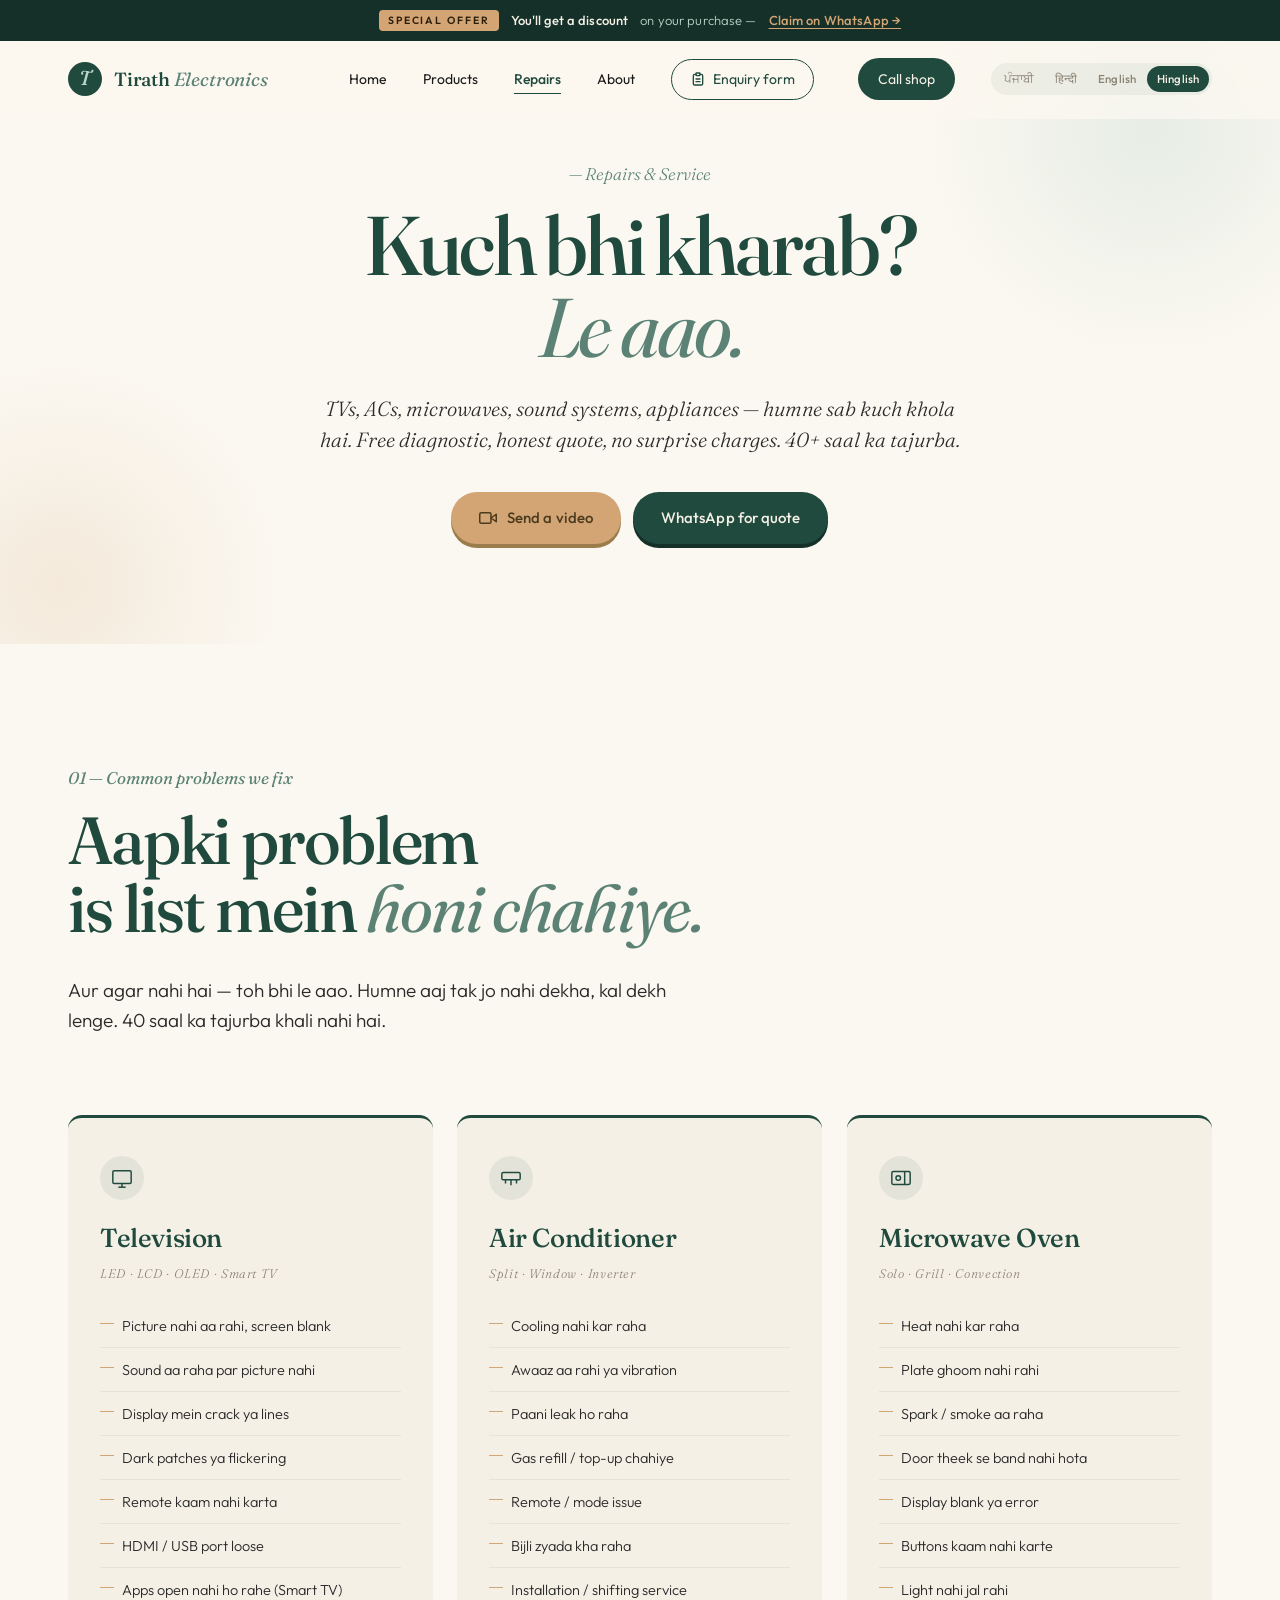
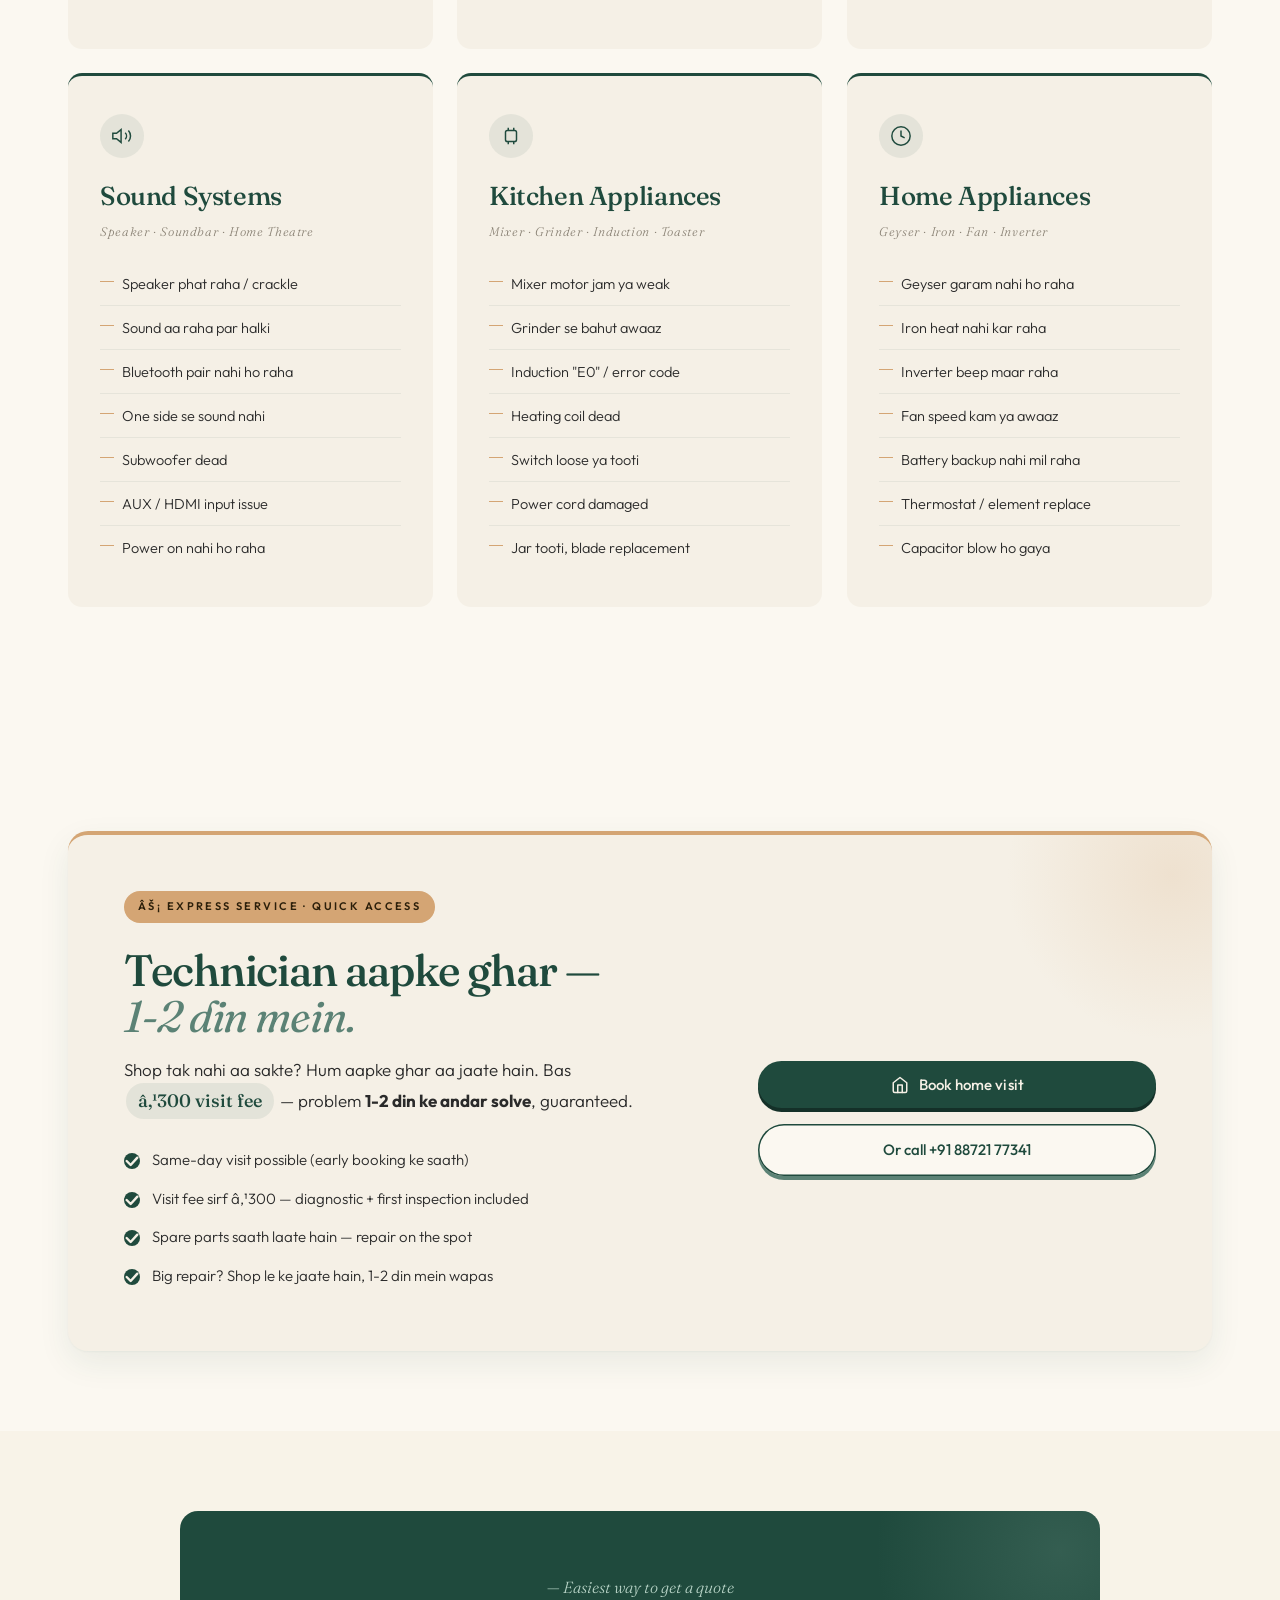
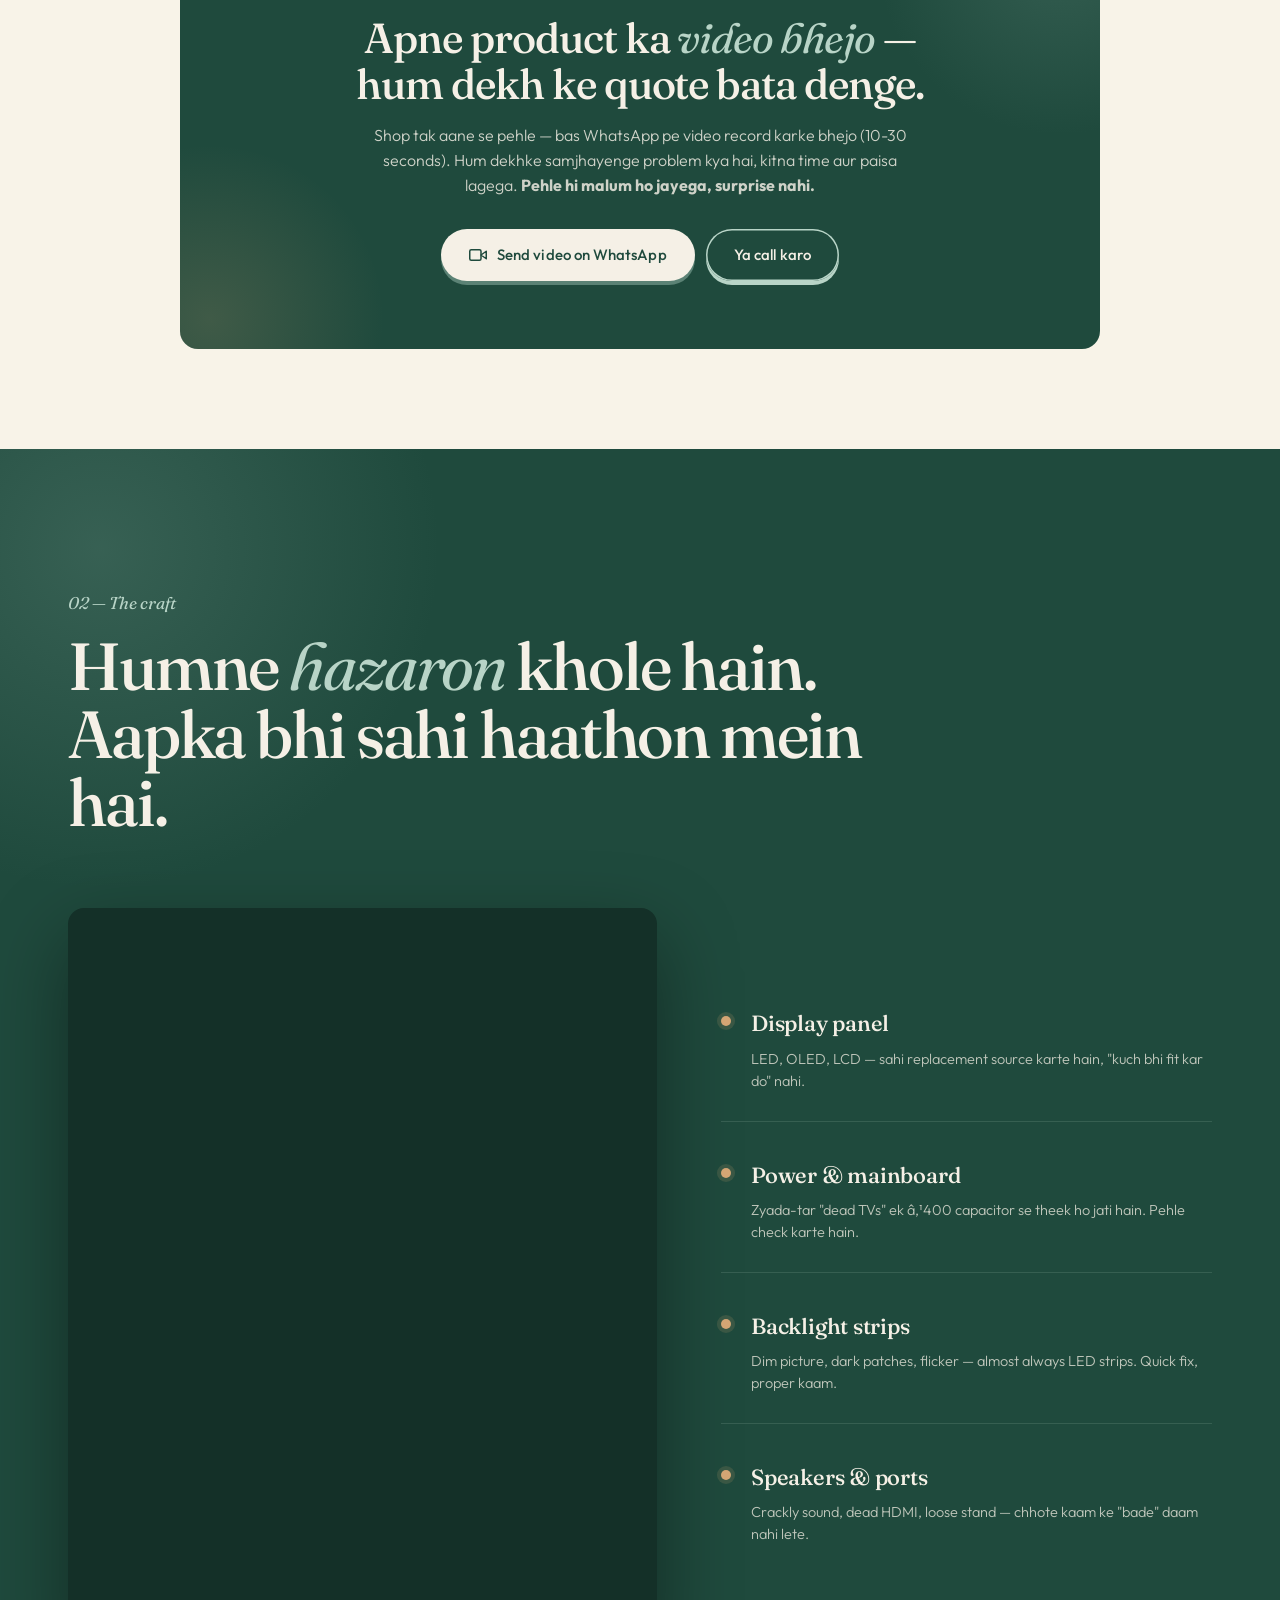
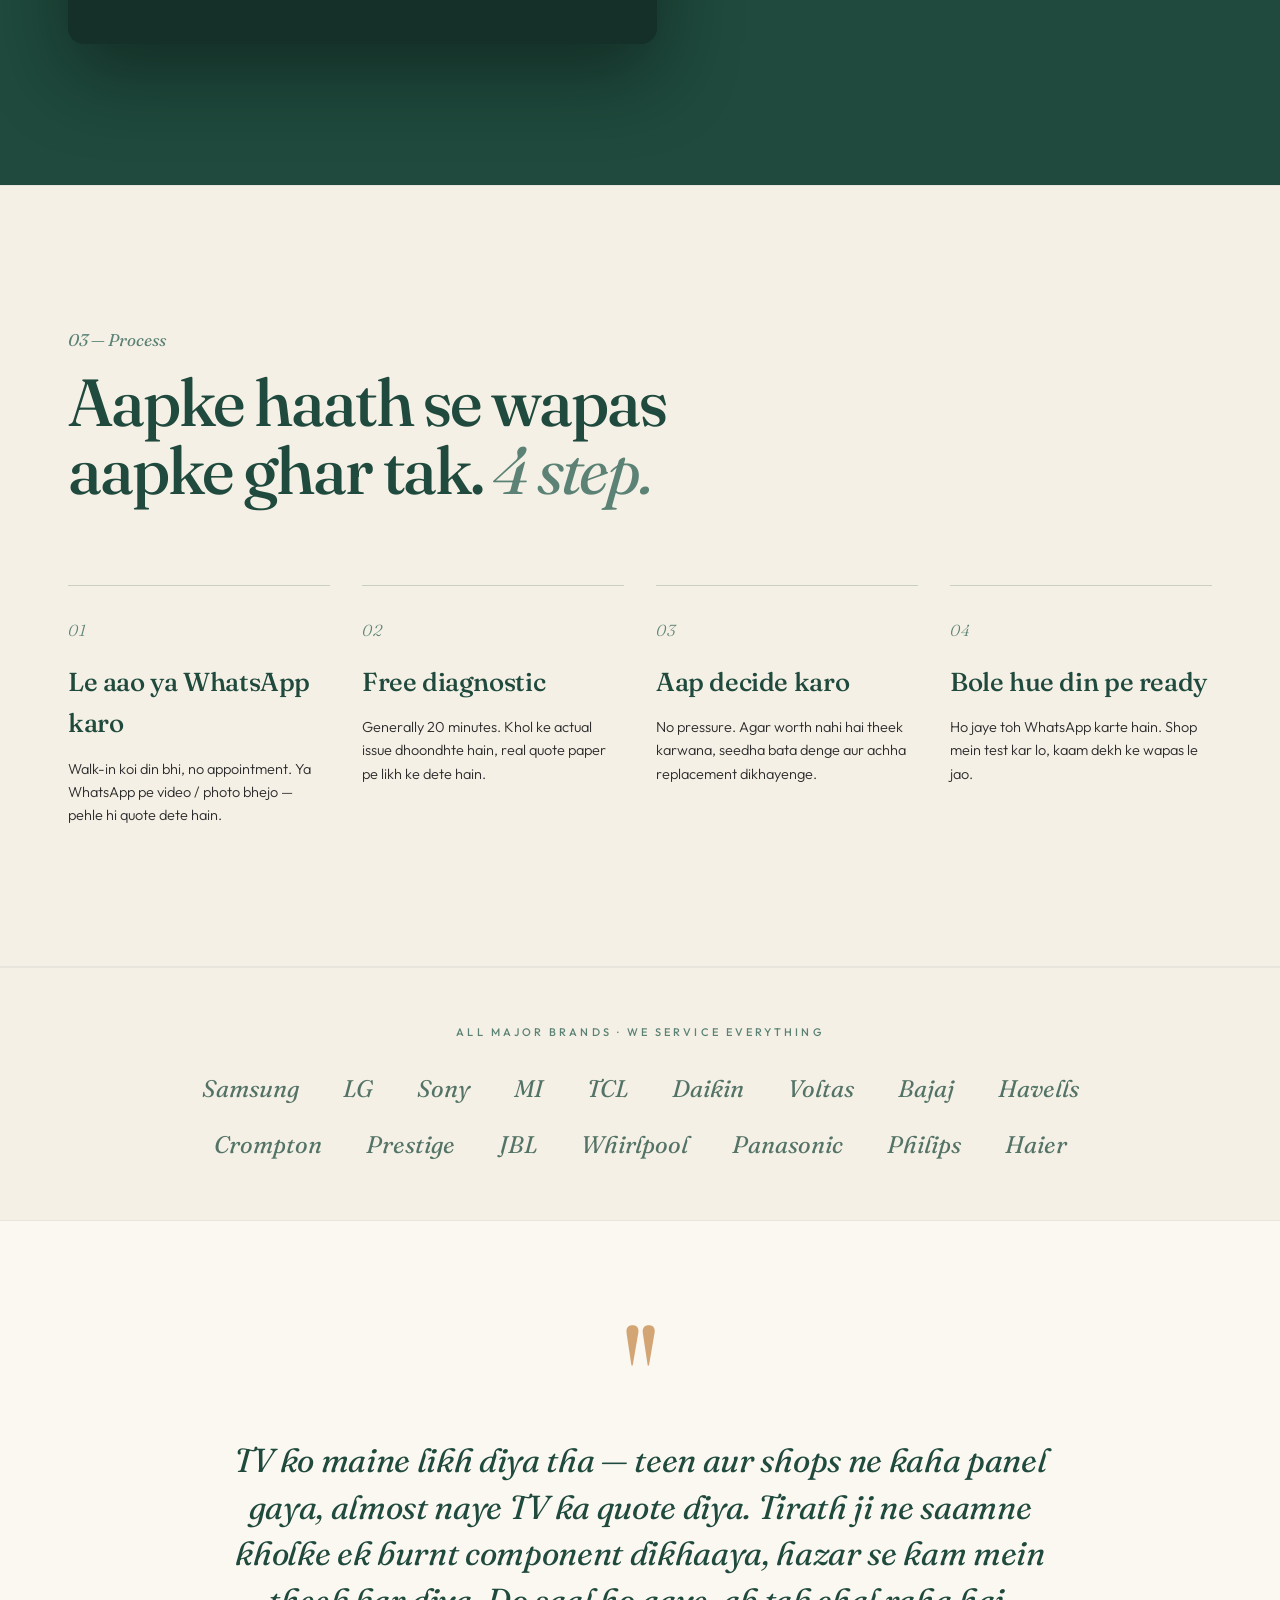
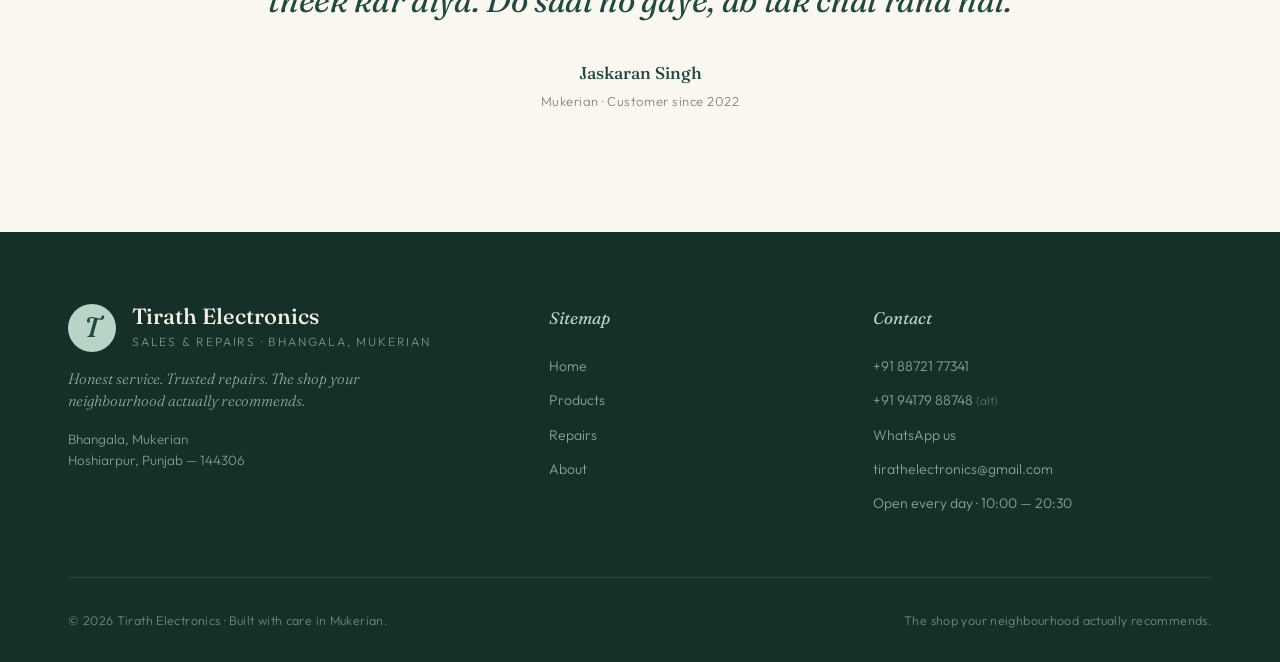
<file: repairs.html>
<!DOCTYPE html>
<html lang="en">
<head>
<meta charset="UTF-8">
<meta name="viewport" content="width=device-width, initial-scale=1.0">
<title>Repairs — Tirath Electronics | TV, AC, Microwave repair, Bhangala</title>
<meta name="description" content="TV, AC, microwave, sound system aur appliance repair. Free diagnostic, honest quote. 40+ years experience. WhatsApp a video at +91 88721 77341.">
<link rel="icon" type="image/svg+xml" href="favicon.svg">
<link rel="canonical" href="https://tirathelectronic.com/repairs.html">
<meta name="robots" content="index, follow">
<meta property="og:type" content="website">
<meta property="og:site_name" content="Tirath Electronics">
<meta property="og:title" content="Repairs — Tirath Electronics | TV, AC, Microwave repair, Bhangala">
<meta property="og:description" content="TV, AC, microwave, sound system aur appliance repair. Free diagnostic, honest quote. 40+ years experience. WhatsApp a video at +91 88721 77341.">
<meta property="og:url" content="https://tirathelectronic.com/repairs.html">
<meta property="og:image" content="https://tirathelectronic.com/images/tirath-singh.jpg">
<meta property="og:locale" content="en_IN">
<meta name="twitter:card" content="summary_large_image">
<meta name="twitter:image" content="https://tirathelectronic.com/images/tirath-singh.jpg">
<link rel="preconnect" href="https://fonts.googleapis.com">
<link rel="preconnect" href="https://fonts.gstatic.com" crossorigin>
<link href="https://fonts.googleapis.com/css2?family=Fraunces:ital,opsz,wght@0,9..144,400;0,9..144,500;0,9..144,600;0,9..144,700;1,9..144,400;1,9..144,500&family=Outfit:wght@300;400;500;600;700&display=swap" rel="stylesheet">
<link rel="stylesheet" href="css/styles.css">
</head>
<body>

<!-- PROMO BAR -->
<div class="promo-bar">
  <span class="promo-tag" data-i18n="promo.tag">Special offer</span>
  <strong data-i18n="promo.head">You'll get a discount</strong>
  <span data-i18n="promo.sub">on your purchase —</span>
  <a href="https://wa.me/918872177341?text=Hi%2C+discount+offer+ke+baare+mein+puchna+tha." target="_blank" rel="noopener"><span data-i18n="promo.cta">Claim on WhatsApp â†’</span></a>
</div>

<!-- NAV -->
<nav class="nav">
  <div class="nav-inner">
    <a href="index.html" class="nav-brand">
      <span class="nav-mark">T</span>
      <span class="nav-name">Tirath <em>Electronics</em></span>
    </a>
    <button class="nav-toggle" aria-label="Toggle menu" aria-expanded="false">
      <span></span><span></span><span></span>
    </button>
    <div class="nav-links">
      <a href="index.html" data-i18n="nav.home">Home</a>
      <a href="products.html" data-i18n="nav.products">Products</a>
      <a href="repairs.html" data-i18n="nav.repairs">Repairs</a>
      <a href="about.html" data-i18n="nav.about">About</a>
      <a href="https://docs.google.com/forms/d/e/1FAIpQLScd98NNWiugzcHl8fE3AoWv8cqUITeEQhiaH_KkHSIbRKSTuQ/viewform" target="_blank" rel="noopener" class="nav-cta nav-cta-form" aria-label="Enquiry form">
        <svg viewBox="0 0 24 24" width="16" height="16" fill="none" stroke="currentColor" stroke-width="2" stroke-linecap="round" stroke-linejoin="round" aria-hidden="true"><path d="M9 5H7a2 2 0 0 0-2 2v12a2 2 0 0 0 2 2h10a2 2 0 0 0 2-2V7a2 2 0 0 0-2-2h-2"/><rect x="9" y="3" width="6" height="4" rx="1"/><path d="M9 12h6M9 16h6"/></svg>
        <span data-i18n="nav.form">Enquiry form</span>
      </a>
      <a href="tel:+918872177341" class="nav-cta" data-i18n="nav.call">Call shop</a>
      <div class="lang-switcher" role="group" aria-label="Language">
        <button type="button" class="lang-btn" data-lang="pa">ਪੰਜਾਬੀ</button>
        <button type="button" class="lang-btn" data-lang="hi">हिन्दी</button>
        <button type="button" class="lang-btn" data-lang="en">English</button>
        <button type="button" class="lang-btn" data-lang="hg">Hinglish</button>
      </div>
    </div>
  </div>
</nav>

<!-- PAGE HERO -->
<header class="page-hero">
  <div class="container page-hero-inner">
    <div class="page-hero-eyebrow reveal" data-i18n="repairs.pageEyebrow">— Repairs &amp; Service</div>
    <h1 class="page-hero-title reveal">
      <span data-i18n="repairs.pageTitle1">Kuch bhi kharab?</span><br><span class="ital" data-i18n="repairs.pageTitle2">Le aao.</span>
    </h1>
    <p class="page-hero-sub reveal" data-i18n="repairs.pageSub">TVs, ACs, microwaves, sound systems, appliances — humne sab kuch khola hai. Free diagnostic, honest quote, no surprise charges. 40+ saal ka tajurba.</p>
    <div class="page-hero-actions reveal">
      <a href="#send-video" class="btn btn-video">
        <svg viewBox="0 0 24 24" fill="none" stroke="currentColor" stroke-width="2" stroke-linecap="round" stroke-linejoin="round"><polygon points="23 7 16 12 23 17 23 7"></polygon><rect x="1" y="5" width="15" height="14" rx="2" ry="2"></rect></svg>
        Send a video
      </a>
      <a href="https://wa.me/918872177341?text=Hi%2C+repair+ke+liye+quote+chahiye" target="_blank" rel="noopener" class="btn btn-primary" data-i18n="repairs.heroWA">WhatsApp for quote</a>
    </div>
  </div>
</header>

<!-- COMPLAINTS GRID -->
<section class="complaints">
  <div class="container">
    <div class="section-head">
      <div class="section-num reveal" data-i18n="repairs.cgNum">01 — Common problems we fix</div>
      <h2 class="section-title reveal">
        Aapki problem<br>
        is list mein <span class="ital">honi chahiye.</span>
      </h2>
      <p class="lead reveal">
        Aur agar nahi hai — toh bhi le aao. Humne aaj tak jo nahi dekha,
        kal dekh lenge. 40 saal ka tajurba khali nahi hai.
      </p>
    </div>

    <div class="complaints-grid">

      <!-- TV -->
      <article class="complaint-group reveal js-open-repair">
        <div class="complaint-icon">
          <svg viewBox="0 0 24 24"><rect x="2" y="4" width="20" height="14" rx="1.5"></rect><line x1="8" y1="22" x2="16" y2="22"></line><line x1="12" y1="18" x2="12" y2="22"></line></svg>
        </div>
        <h3 data-i18n="repairs.cgTV">Television</h3>
        <p class="complaint-sub">LED · LCD · OLED · Smart TV</p>
        <ul class="complaint-list">
          <li>Picture nahi aa rahi, screen blank</li>
          <li>Sound aa raha par picture nahi</li>
          <li>Display mein crack ya lines</li>
          <li>Dark patches ya flickering</li>
          <li>Remote kaam nahi karta</li>
          <li>HDMI / USB port loose</li>
          <li>Apps open nahi ho rahe (Smart TV)</li>
        </ul>
      </article>

      <!-- AC -->
      <article class="complaint-group reveal js-open-repair">
        <div class="complaint-icon">
          <svg viewBox="0 0 24 24"><rect x="2" y="6" width="20" height="8" rx="1.5"></rect><line x1="6" y1="18" x2="6" y2="14"></line><line x1="12" y1="20" x2="12" y2="14"></line><line x1="18" y1="18" x2="18" y2="14"></line></svg>
        </div>
        <h3 data-i18n="repairs.cgAC">Air Conditioner</h3>
        <p class="complaint-sub">Split · Window · Inverter</p>
        <ul class="complaint-list">
          <li>Cooling nahi kar raha</li>
          <li>Awaaz aa rahi ya vibration</li>
          <li>Paani leak ho raha</li>
          <li>Gas refill / top-up chahiye</li>
          <li>Remote / mode issue</li>
          <li>Bijli zyada kha raha</li>
          <li>Installation / shifting service</li>
        </ul>
      </article>

      <!-- Microwave -->
      <article class="complaint-group reveal js-open-repair">
        <div class="complaint-icon">
          <svg viewBox="0 0 24 24"><rect x="2" y="5" width="20" height="14" rx="1.5"></rect><line x1="16" y1="5" x2="16" y2="19"></line><circle cx="9" cy="12" r="2.5"></circle></svg>
        </div>
        <h3 data-i18n="repairs.cgMW">Microwave Oven</h3>
        <p class="complaint-sub">Solo · Grill · Convection</p>
        <ul class="complaint-list">
          <li>Heat nahi kar raha</li>
          <li>Plate ghoom nahi rahi</li>
          <li>Spark / smoke aa raha</li>
          <li>Door theek se band nahi hota</li>
          <li>Display blank ya error</li>
          <li>Buttons kaam nahi karte</li>
          <li>Light nahi jal rahi</li>
        </ul>
      </article>

      <!-- Sound -->
      <article class="complaint-group reveal js-open-repair">
        <div class="complaint-icon">
          <svg viewBox="0 0 24 24"><path d="M11 5 6 9H2v6h4l5 4V5z"></path><path d="M15.5 8.5a5 5 0 0 1 0 7"></path><path d="M19 6a9 9 0 0 1 0 12"></path></svg>
        </div>
        <h3 data-i18n="repairs.cgSound">Sound Systems</h3>
        <p class="complaint-sub">Speaker · Soundbar · Home Theatre</p>
        <ul class="complaint-list">
          <li>Speaker phat raha / crackle</li>
          <li>Sound aa raha par halki</li>
          <li>Bluetooth pair nahi ho raha</li>
          <li>One side se sound nahi</li>
          <li>Subwoofer dead</li>
          <li>AUX / HDMI input issue</li>
          <li>Power on nahi ho raha</li>
        </ul>
      </article>

      <!-- Kitchen Appliances -->
      <article class="complaint-group reveal js-open-repair">
        <div class="complaint-icon">
          <svg viewBox="0 0 24 24"><path d="M9 3v3M15 3v3M9 21v-3M15 21v-3"></path><rect x="6" y="6" width="12" height="12" rx="2"></rect></svg>
        </div>
        <h3 data-i18n="repairs.cgKitchen">Kitchen Appliances</h3>
        <p class="complaint-sub">Mixer · Grinder · Induction · Toaster</p>
        <ul class="complaint-list">
          <li>Mixer motor jam ya weak</li>
          <li>Grinder se bahut awaaz</li>
          <li>Induction "E0" / error code</li>
          <li>Heating coil dead</li>
          <li>Switch loose ya tooti</li>
          <li>Power cord damaged</li>
          <li>Jar tooti, blade replacement</li>
        </ul>
      </article>

      <!-- Home Appliances -->
      <article class="complaint-group reveal js-open-repair">
        <div class="complaint-icon">
          <svg viewBox="0 0 24 24"><circle cx="12" cy="12" r="10"></circle><path d="M12 6v6l4 2"></path></svg>
        </div>
        <h3 data-i18n="repairs.cgHome">Home Appliances</h3>
        <p class="complaint-sub">Geyser · Iron · Fan · Inverter</p>
        <ul class="complaint-list">
          <li>Geyser garam nahi ho raha</li>
          <li>Iron heat nahi kar raha</li>
          <li>Inverter beep maar raha</li>
          <li>Fan speed kam ya awaaz</li>
          <li>Battery backup nahi mil raha</li>
          <li>Thermostat / element replace</li>
          <li>Capacitor blow ho gaya</li>
        </ul>
      </article>

    </div>
  </div>
</section>

<!-- EXPRESS HOME-VISIT SERVICE -->
<section style="background: var(--paper); padding: 40px 0 80px;">
  <div class="container">
    <div class="express-cta reveal">
      <div class="express-badge">âš¡ Express service · Quick access</div>
      <div class="express-grid">
        <div class="express-text">
          <h2>Technician aapke ghar —<br><span class="ital">1-2 din mein.</span></h2>
          <p class="lead">
            Shop tak nahi aa sakte? Hum aapke ghar aa jaate hain. Bas
            <span class="express-fee">â‚¹300 visit fee</span> — problem
            <strong>1-2 din ke andar solve</strong>, guaranteed.
          </p>
          <ul class="express-features">
            <li>Same-day visit possible (early booking ke saath)</li>
            <li>Visit fee sirf â‚¹300 — diagnostic + first inspection included</li>
            <li>Spare parts saath laate hain — repair on the spot</li>
            <li>Big repair? Shop le ke jaate hain, 1-2 din mein wapas</li>
          </ul>
        </div>
        <div class="express-cta-buttons">
          <button type="button" class="btn btn-primary js-open-express">
            <svg viewBox="0 0 24 24" fill="none" stroke="currentColor" stroke-width="2" stroke-linecap="round" stroke-linejoin="round" style="width:18px;height:18px"><path d="M3 9l9-7 9 7v11a2 2 0 0 1-2 2H5a2 2 0 0 1-2-2z"></path><polyline points="9 22 9 12 15 12 15 22"></polyline></svg>
            Book home visit
          </button>
          <a href="tel:+918872177341" class="btn btn-ghost">Or call +91 88721 77341</a>
        </div>
      </div>
    </div>
  </div>
</section>

<!-- SEND VIDEO CTA -->
<section style="background: var(--paper-warm); padding: 80px 0 100px;" id="send-video">
  <div class="container">
    <div class="video-cta reveal">
      <div class="video-cta-inner">
        <div class="video-cta-eyebrow" data-i18n="repairs.sendVideoEyebrow">— Easiest way to get a quote</div>
        <h3>
          Apne product ka <span class="ital">video bhejo</span> —<br>
          hum dekh ke quote bata denge.
        </h3>
        <p>
          Shop tak aane se pehle — bas WhatsApp pe video record karke bhejo
          (10-30 seconds). Hum dekhke samjhayenge problem kya hai, kitna time
          aur paisa lagega. <strong>Pehle hi malum ho jayega, surprise nahi.</strong>
        </p>
        <div class="video-cta-actions">
          <a href="https://wa.me/918872177341?text=Hi%2C+main+apne+product+ka+video+bhej+raha%2Fi+hoon.+Aap+dekh+ke+batao+kya+problem+hai+aur+kitna+kharcha+aayega.+%5BAttach+video+here%5D" target="_blank" rel="noopener" class="btn btn-cream">
            <svg viewBox="0 0 24 24" fill="none" stroke="currentColor" stroke-width="2" stroke-linecap="round" stroke-linejoin="round"><polygon points="23 7 16 12 23 17 23 7"></polygon><rect x="1" y="5" width="15" height="14" rx="2" ry="2"></rect></svg>
            Send video on WhatsApp
          </a>
          <a href="tel:+918872177341" class="btn btn-ghost-light">Ya call karo</a>
        </div>
      </div>
    </div>
  </div>
</section>

<!-- VIDEO SHOWCASE -->
<section class="showcase">
  <div class="container">
    <div class="showcase-head">
      <div class="section-num reveal">02 — The craft</div>
      <h2 class="showcase-title reveal">
        Humne <span class="ital">hazaron</span> khole hain.<br>
        Aapka bhi sahi haathon mein hai.
      </h2>
    </div>

    <div class="showcase-stage reveal">
      <video autoplay muted loop playsinline preload="auto" class="showcase-video">
        <source src="TV_disassembly_exploded_view_202605291555.mp4" type="video/mp4">
      </video>
      <div class="showcase-grid">
        <div class="showcase-item">
          <span class="dot"></span>
          <div>
            <h4>Display panel</h4>
            <p>LED, OLED, LCD — sahi replacement source karte hain, "kuch bhi fit kar do" nahi.</p>
          </div>
        </div>
        <div class="showcase-item">
          <span class="dot"></span>
          <div>
            <h4>Power &amp; mainboard</h4>
            <p>Zyada-tar "dead TVs" ek â‚¹400 capacitor se theek ho jati hain. Pehle check karte hain.</p>
          </div>
        </div>
        <div class="showcase-item">
          <span class="dot"></span>
          <div>
            <h4>Backlight strips</h4>
            <p>Dim picture, dark patches, flicker — almost always LED strips. Quick fix, proper kaam.</p>
          </div>
        </div>
        <div class="showcase-item">
          <span class="dot"></span>
          <div>
            <h4>Speakers &amp; ports</h4>
            <p>Crackly sound, dead HDMI, loose stand — chhote kaam ke "bade" daam nahi lete.</p>
          </div>
        </div>
      </div>
    </div>
  </div>
</section>

<!-- PROCESS -->
<section class="process">
  <div class="container">
    <div class="section-head">
      <div class="section-num reveal" data-i18n="repairs.processNum">03 — Process</div>
      <h2 class="section-title reveal">
        Aapke haath se wapas<br>aapke ghar tak.<span class="ital"> 4 step.</span>
      </h2>
    </div>

    <ol class="steps">
      <li class="step reveal">
        <div class="step-num">01</div>
        <h3 data-i18n="repairs.step1Title">Le aao ya WhatsApp karo</h3>
        <p>Walk-in koi din bhi, no appointment. Ya WhatsApp pe video / photo bhejo — pehle hi quote dete hain.</p>
      </li>
      <li class="step reveal">
        <div class="step-num">02</div>
        <h3 data-i18n="repairs.step2Title">Free diagnostic</h3>
        <p>Generally 20 minutes. Khol ke actual issue dhoondhte hain, real quote paper pe likh ke dete hain.</p>
      </li>
      <li class="step reveal">
        <div class="step-num">03</div>
        <h3 data-i18n="repairs.step3Title">Aap decide karo</h3>
        <p>No pressure. Agar worth nahi hai theek karwana, seedha bata denge aur achha replacement dikhayenge.</p>
      </li>
      <li class="step reveal">
        <div class="step-num">04</div>
        <h3 data-i18n="repairs.step4Title">Bole hue din pe ready</h3>
        <p>Ho jaye toh WhatsApp karte hain. Shop mein test kar lo, kaam dekh ke wapas le jao.</p>
      </li>
    </ol>
  </div>
</section>

<!-- BRANDS STRIP -->
<section class="brands-strip">
  <div class="container">
    <div class="brands-label" data-i18n="repairs.brandsLabel">All major brands · We service everything</div>
    <div class="brands-list">
      <span>Samsung</span>
      <span>LG</span>
      <span>Sony</span>
      <span>MI</span>
      <span>TCL</span>
      <span>Daikin</span>
      <span>Voltas</span>
      <span>Bajaj</span>
      <span>Havells</span>
      <span>Crompton</span>
      <span>Prestige</span>
      <span>JBL</span>
      <span>Whirlpool</span>
      <span>Panasonic</span>
      <span>Philips</span>
      <span>Haier</span>
    </div>
  </div>
</section>

<!-- TESTIMONIAL -->
<section class="testimonial">
  <div class="container">
    <div class="quote-block reveal">
      <div class="quote-mark">"</div>
      <p class="quote-text">
        TV ko maine likh diya tha — teen aur shops ne kaha panel gaya, almost naye TV ka quote diya.
        Tirath ji ne saamne kholke ek burnt component dikhaaya, hazar se kam mein theek kar diya.
        Do saal ho gaye, ab tak chal raha hai.
      </p>
      <div class="quote-author">
        <strong>Jaskaran Singh</strong><span>Mukerian · Customer since 2022</span>
      </div>
    </div>
  </div>
</section>

<!-- FOOTER -->
<footer class="footer">
  <div class="container">
    <div class="footer-grid">
      <div class="footer-col footer-col-brand">
        <div class="footer-mark">
          <div class="logo-icon">T</div>
          <div>
            <div class="footer-name">Tirath Electronics</div>
            <div class="footer-sub">Sales &amp; Repairs · Bhangala, Mukerian</div>
          </div>
        </div>
        <p class="footer-tagline" data-i18n="footer.tagline">Honest service. Trusted repairs. The shop your neighbourhood actually recommends.</p>
        <p class="footer-address">Bhangala, Mukerian<br>Hoshiarpur, Punjab — 144306</p>
      </div>
      <div class="footer-col">
        <h4 data-i18n="footer.sitemap">Sitemap</h4>
        <ul>
          <li><a href="index.html" data-i18n="nav.home">Home</a></li>
          <li><a href="products.html" data-i18n="nav.products">Products</a></li>
          <li><a href="repairs.html" data-i18n="nav.repairs">Repairs</a></li>
          <li><a href="about.html" data-i18n="nav.about">About</a></li>
        </ul>
      </div>
      <div class="footer-col">
        <h4 data-i18n="footer.contact">Contact</h4>
        <ul>
          <li><a href="tel:+918872177341">+91 88721 77341</a></li>
          <li><a href="tel:+919417988748">+91 94179 88748 <span style="opacity:0.6; font-size: 12px;">(alt)</span></a></li>
          <li><a href="https://wa.me/918872177341" target="_blank" rel="noopener"><span data-i18n="footer.waBtn">WhatsApp us</span></a></li>
          <li><a href="mailto:tirathelectronics@gmail.com">tirathelectronics@gmail.com</a></li>
          <li data-i18n="footer.hours">Open every day · 10:00 — 20:30</li>
        </ul>
      </div>
    </div>
    <div class="footer-bottom">
      <span data-i18n="footer.copyright">© 2026 Tirath Electronics · Built with care in Mukerian.</span>
      <span>The shop your neighbourhood actually recommends.</span>
    </div>
  </div>
</footer>

<!-- EXPRESS HOME-VISIT BOOKING MODAL -->
<div class="modal-overlay" id="expressModal" aria-hidden="true" role="dialog" aria-modal="true" aria-labelledby="expressTitle">
  <div class="modal-card">
    <button class="modal-close" type="button" aria-label="Close">Ã—</button>
    <div class="modal-eyebrow">— Express home service · â‚¹300 visit fee</div>
    <h3 id="expressTitle">Technician aapke ghar bhejte hain</h3>
    <p class="modal-product">
      Form bharo — hum WhatsApp pe contact karke visit schedule karte hain.
      <strong>1-2 din mein problem solve.</strong> Visit fee â‚¹300 (diagnostic included).
    </p>

    <form id="expressForm" class="js-wa-form" data-form-type="express" novalidate>
      <input type="hidden" name="product" value="EXPRESS HOME VISIT REQUEST">

      <div class="form-row">
        <label for="ef-name">Aapka naam</label>
        <input type="text" id="ef-name" name="name" placeholder="e.g. Harpreet Singh" required autocomplete="name">
      </div>

      <div class="form-row-split">
        <div class="form-row">
          <label for="ef-phone">Phone</label>
          <input type="tel" id="ef-phone" name="phone" placeholder="+91 ..." required autocomplete="tel">
        </div>
        <div class="form-row">
          <label for="ef-email">Email</label>
          <input type="email" id="ef-email" name="email" placeholder="aap@example.com" required autocomplete="email">
        </div>
      </div>

      <div class="form-row">
        <label for="ef-address">Address (where technician should come)</label>
        <textarea id="ef-address" name="address" placeholder="House no., street, area, landmark — anything that helps us find the place..." required style="min-height: 70px;"></textarea>
      </div>

      <div class="form-row">
        <label for="ef-problem">Kya problem hai? (product + issue)</label>
        <textarea id="ef-problem" name="problem" placeholder="e.g. 43-inch Samsung TV, picture 5 min ke baad black ho jaati hai. Ya: 1.5 ton AC, paani leak ho raha aur cooling kam." required></textarea>
      </div>

      <button type="submit" class="btn btn-whatsapp">
        <svg viewBox="0 0 24 24" fill="currentColor"><path d="M17.5 14.4c-.3-.1-1.7-.8-2-.9-.3-.1-.5-.1-.7.1-.2.3-.8.9-.9 1.1-.2.2-.3.2-.6.1-.3-.1-1.2-.4-2.3-1.4-.9-.8-1.4-1.7-1.6-2-.2-.3 0-.4.1-.6.1-.1.3-.3.4-.5.1-.2.2-.3.3-.5.1-.2 0-.4 0-.5 0-.1-.7-1.6-.9-2.2-.2-.6-.5-.5-.7-.5h-.6c-.2 0-.5.1-.8.4-.3.3-1 1-1 2.4 0 1.4 1 2.8 1.2 3 .1.2 2 3 4.9 4.2.7.3 1.2.5 1.6.6.7.2 1.3.2 1.8.1.6-.1 1.7-.7 1.9-1.4.2-.7.2-1.3.2-1.4-.1-.1-.3-.2-.5-.2zM12 2C6.5 2 2 6.5 2 12c0 1.8.5 3.5 1.3 5L2 22l5.2-1.3c1.4.8 3.1 1.3 4.8 1.3 5.5 0 10-4.5 10-10S17.5 2 12 2zm0 18c-1.6 0-3.1-.4-4.4-1.2l-.3-.2-3.1.8.8-3-.2-.3C3.9 14.7 3.5 13.4 3.5 12c0-4.7 3.8-8.5 8.5-8.5s8.5 3.8 8.5 8.5-3.8 8.5-8.5 8.5z"/></svg>
        Send booking on WhatsApp
      </button>
      <p class="form-note">Visit fee â‚¹300 — confirmed via WhatsApp before technician comes.</p>
    </form>
  </div>
</div>

<!-- REPAIR REQUEST MODAL -->
<div class="modal-overlay" id="repairModal" aria-hidden="true" role="dialog" aria-modal="true" aria-labelledby="modalTitle">
  <div class="modal-card">
    <button class="modal-close" type="button" aria-label="Close">Ã—</button>
    <div class="modal-eyebrow">— Repair request</div>
    <h3 id="modalTitle">Apni problem batao</h3>
    <p class="modal-product">
      Product: <strong id="modalProductLabel">—</strong><br>
      Sab details bhar do — hum WhatsApp pe 20 minute mein quote denge.
    </p>

    <form id="repairForm" class="js-wa-form" novalidate>
      <input type="hidden" name="product" id="modalProductInput" value="">

      <div class="form-row">
        <label for="rf-name">Aapka naam</label>
        <input type="text" id="rf-name" name="name" placeholder="e.g. Harpreet Singh" required autocomplete="name">
      </div>

      <div class="form-row-split">
        <div class="form-row">
          <label for="rf-phone">Phone</label>
          <input type="tel" id="rf-phone" name="phone" placeholder="+91 ..." required autocomplete="tel">
        </div>
        <div class="form-row">
          <label for="rf-email">Email</label>
          <input type="email" id="rf-email" name="email" placeholder="aap@example.com" required autocomplete="email">
        </div>
      </div>

      <div class="form-row">
        <label>Common problems — jo bhi match karta hai, tick kar do</label>
        <p class="checklist-intro">Multiple bhi tick kar sakte ho. Aur kuch ho toh neeche likh do.</p>
        <div class="problem-checklist" id="problemChecklist"></div>
      </div>

      <div class="form-row">
        <label for="rf-problem">Aur kuch batana ho? <span style="text-transform:none; letter-spacing:0; color:var(--muted); font-weight:400;">(optional — model, year, etc.)</span></label>
        <textarea id="rf-problem" name="problem" placeholder="e.g. 55-inch Samsung Smart TV, 3 saal purana, kabhi-kabhi screen black ho jaati hai..."></textarea>
      </div>

      <div class="form-row-split">
        <div class="form-row">
          <label for="rf-duration">Kitne din se ye problem hai?</label>
          <select id="rf-duration" name="duration" required>
            <option value="">Choose karo...</option>
            <option>Aaj hi hua</option>
            <option>2-3 din</option>
            <option>Ek hafta</option>
            <option>2-4 hafte</option>
            <option>Ek mahina ya zyada</option>
            <option>Kaafi time se</option>
          </select>
        </div>
        <div class="form-row">
          <label for="rf-tried">Pehle koi aur mechanic try kiya?</label>
          <select id="rf-tried" name="tried" required>
            <option value="">Choose karo...</option>
            <option>Nahi, pehli baar</option>
            <option>Haan, par theek nahi hua</option>
            <option>Haan, kuch din theek raha phir same problem</option>
            <option>Haan, par bahut zyada price bola</option>
          </select>
        </div>
      </div>

      <button type="submit" class="btn btn-whatsapp">
        <svg viewBox="0 0 24 24" fill="currentColor"><path d="M17.5 14.4c-.3-.1-1.7-.8-2-.9-.3-.1-.5-.1-.7.1-.2.3-.8.9-.9 1.1-.2.2-.3.2-.6.1-.3-.1-1.2-.4-2.3-1.4-.9-.8-1.4-1.7-1.6-2-.2-.3 0-.4.1-.6.1-.1.3-.3.4-.5.1-.2.2-.3.3-.5.1-.2 0-.4 0-.5 0-.1-.7-1.6-.9-2.2-.2-.6-.5-.5-.7-.5h-.6c-.2 0-.5.1-.8.4-.3.3-1 1-1 2.4 0 1.4 1 2.8 1.2 3 .1.2 2 3 4.9 4.2.7.3 1.2.5 1.6.6.7.2 1.3.2 1.8.1.6-.1 1.7-.7 1.9-1.4.2-.7.2-1.3.2-1.4-.1-.1-.3-.2-.5-.2zM12 2C6.5 2 2 6.5 2 12c0 1.8.5 3.5 1.3 5L2 22l5.2-1.3c1.4.8 3.1 1.3 4.8 1.3 5.5 0 10-4.5 10-10S17.5 2 12 2zm0 18c-1.6 0-3.1-.4-4.4-1.2l-.3-.2-3.1.8.8-3-.2-.3C3.9 14.7 3.5 13.4 3.5 12c0-4.7 3.8-8.5 8.5-8.5s8.5 3.8 8.5 8.5-3.8 8.5-8.5 8.5z"/></svg>
        Send repair request on WhatsApp
      </button>
      <p class="form-note">Sab details ek hi message mein WhatsApp pe jayegi — koi spam nahi.</p>
    </form>
  </div>
</div>

<a href="https://wa.me/918872177341?text=Hi%2C+repair+ke+liye+quote+chahiye" target="_blank" rel="noopener" class="float-wa" aria-label="WhatsApp us">
  <svg viewBox="0 0 24 24"><path d="M17.5 14.4c-.3-.1-1.7-.8-2-.9-.3-.1-.5-.1-.7.1-.2.3-.8.9-.9 1.1-.2.2-.3.2-.6.1-.3-.1-1.2-.4-2.3-1.4-.9-.8-1.4-1.7-1.6-2-.2-.3 0-.4.1-.6.1-.1.3-.3.4-.5.1-.2.2-.3.3-.5.1-.2 0-.4 0-.5 0-.1-.7-1.6-.9-2.2-.2-.6-.5-.5-.7-.5h-.6c-.2 0-.5.1-.8.4-.3.3-1 1-1 2.4 0 1.4 1 2.8 1.2 3 .1.2 2 3 4.9 4.2.7.3 1.2.5 1.6.6.7.2 1.3.2 1.8.1.6-.1 1.7-.7 1.9-1.4.2-.7.2-1.3.2-1.4-.1-.1-.3-.2-.5-.2zM12 2C6.5 2 2 6.5 2 12c0 1.8.5 3.5 1.3 5L2 22l5.2-1.3c1.4.8 3.1 1.3 4.8 1.3 5.5 0 10-4.5 10-10S17.5 2 12 2zm0 18c-1.6 0-3.1-.4-4.4-1.2l-.3-.2-3.1.8.8-3-.2-.3C3.9 14.7 3.5 13.4 3.5 12c0-4.7 3.8-8.5 8.5-8.5s8.5 3.8 8.5 8.5-3.8 8.5-8.5 8.5z"/></svg>
</a>

<script src="js/i18n.js"></script>
<script src="js/main.js"></script>
</body>
</html>
</file>
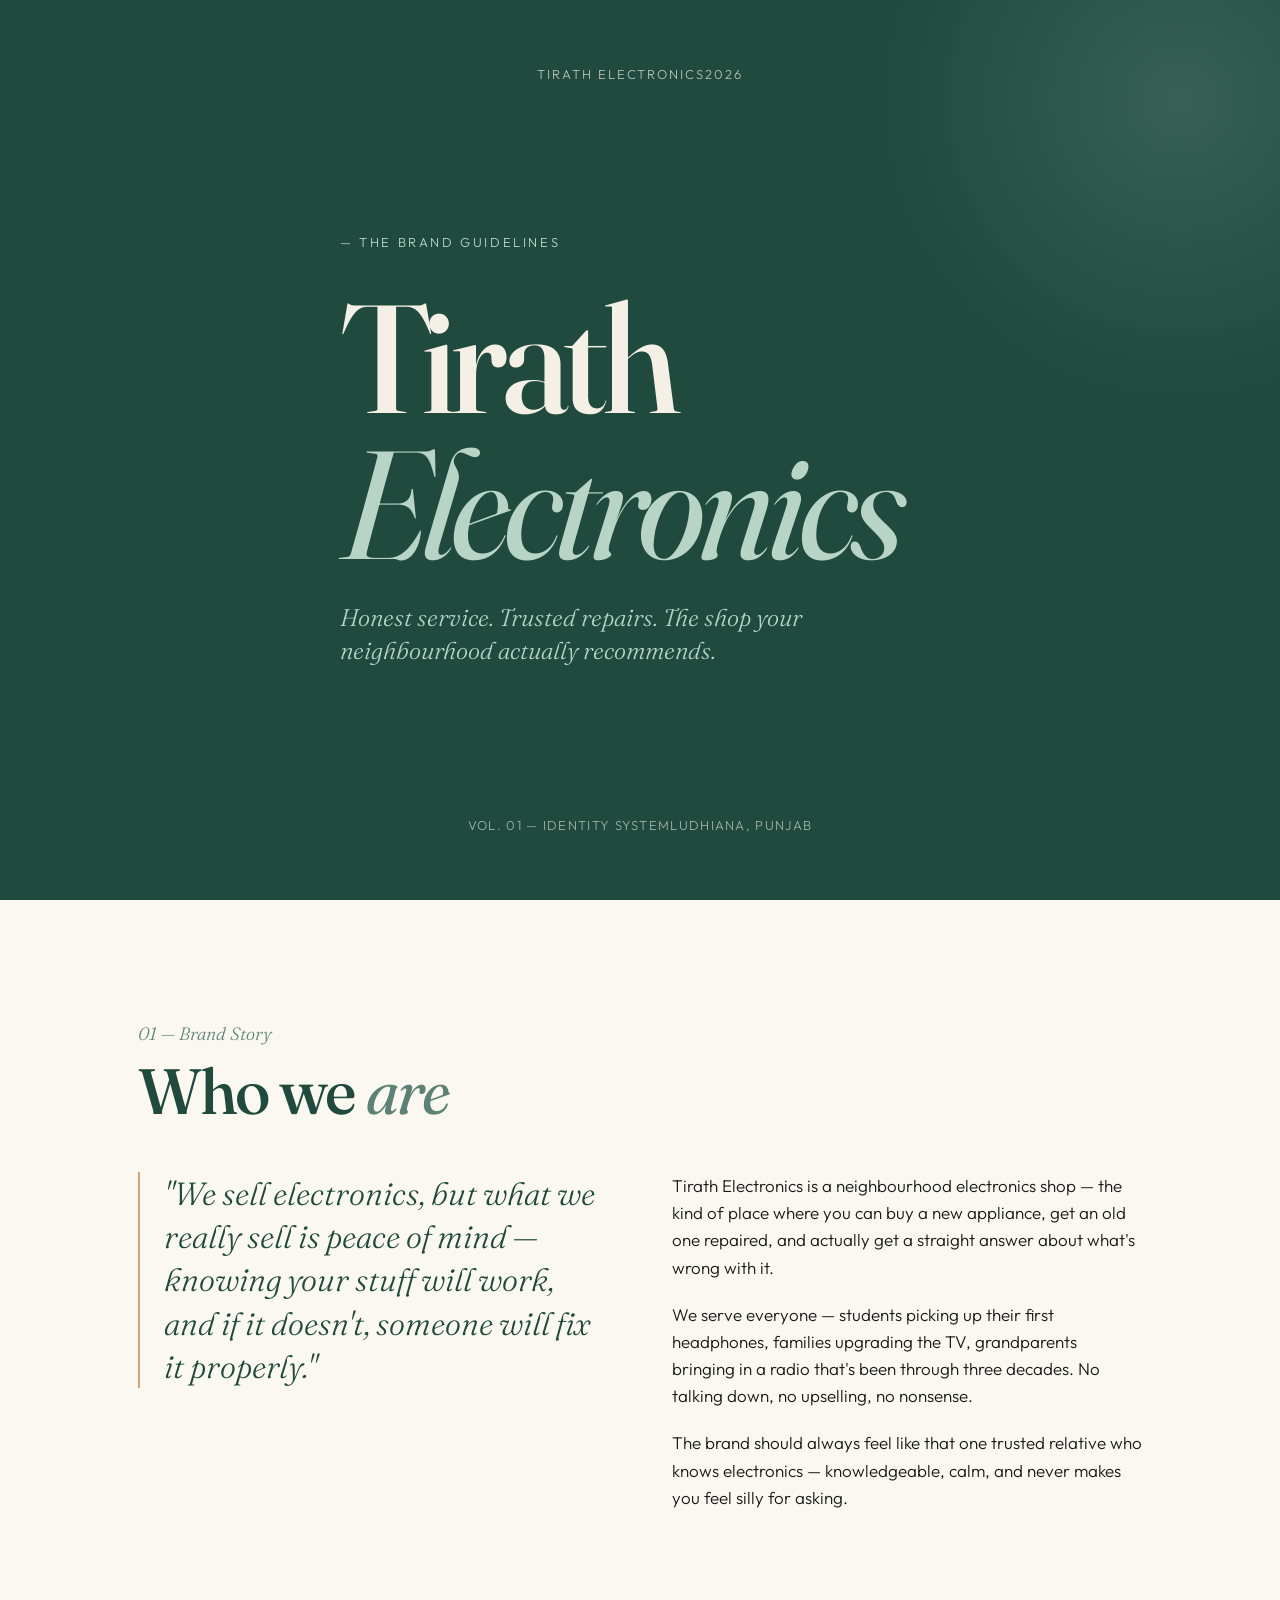
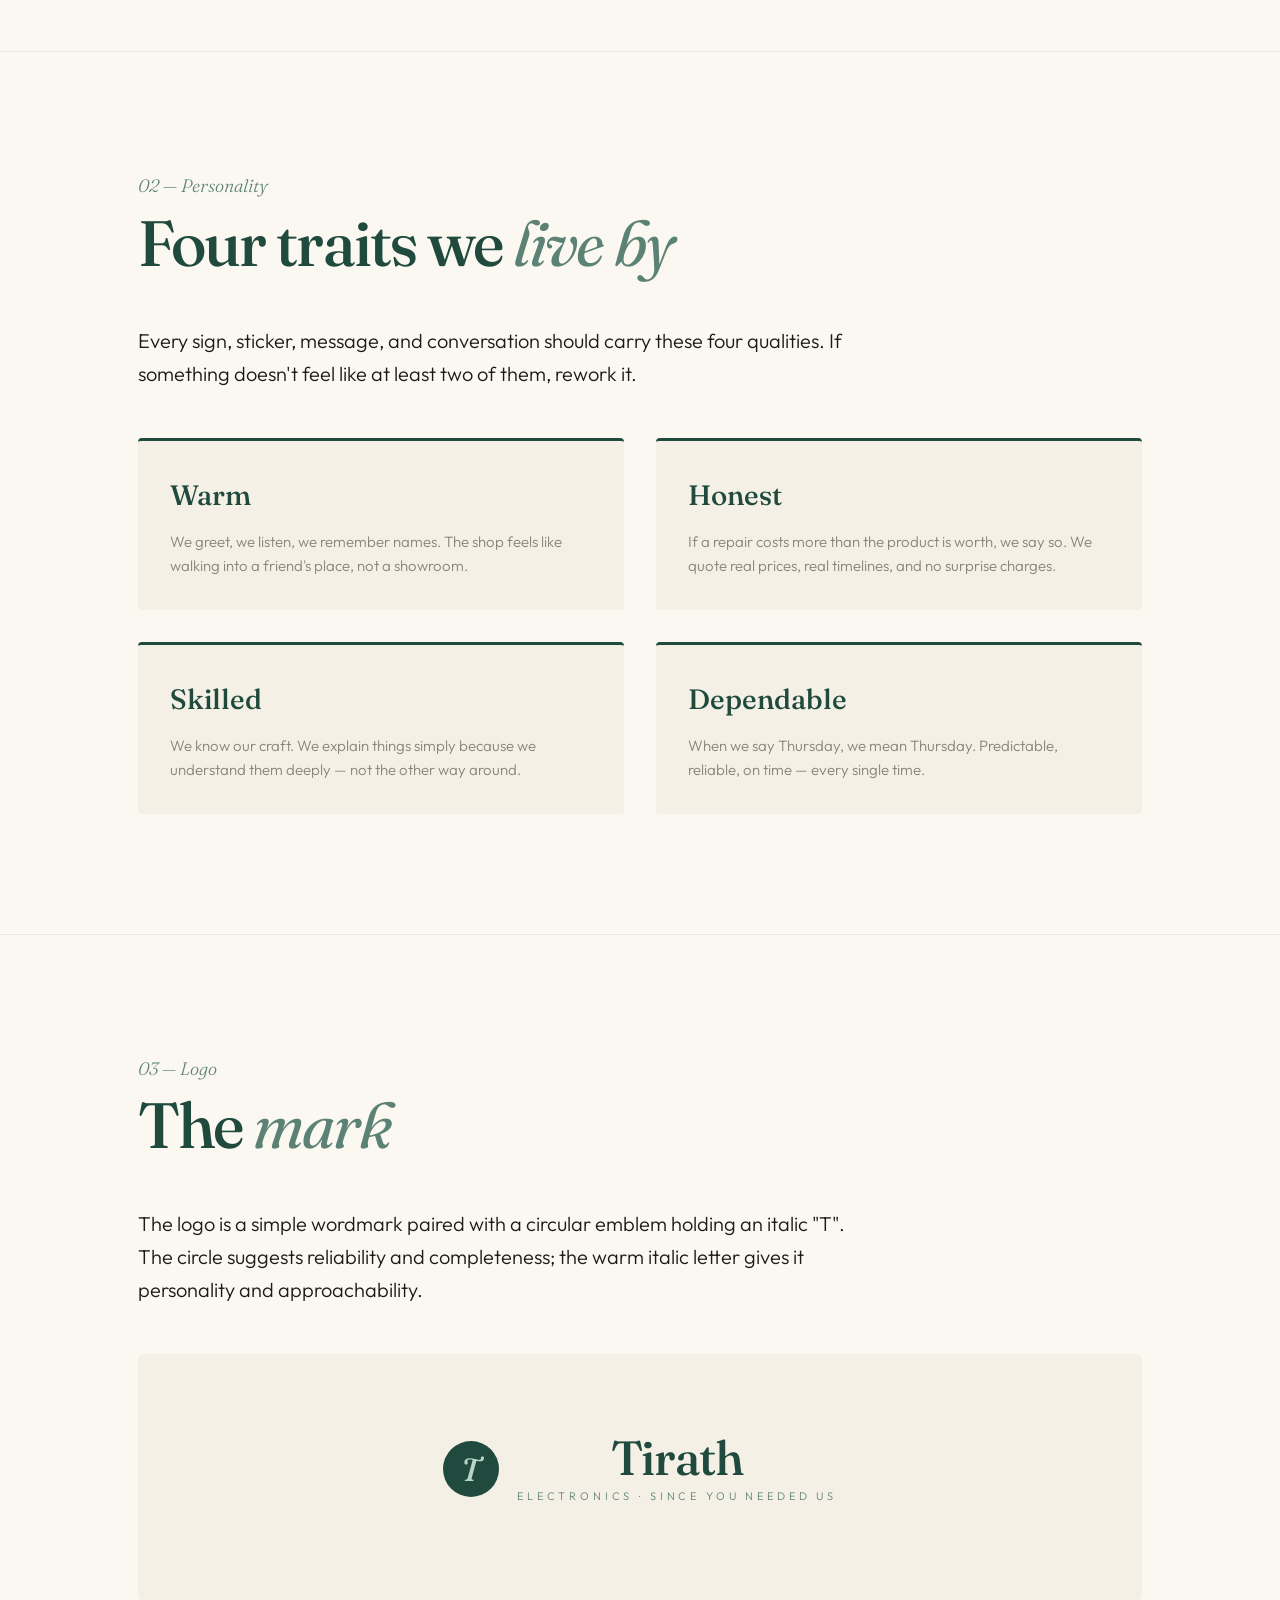
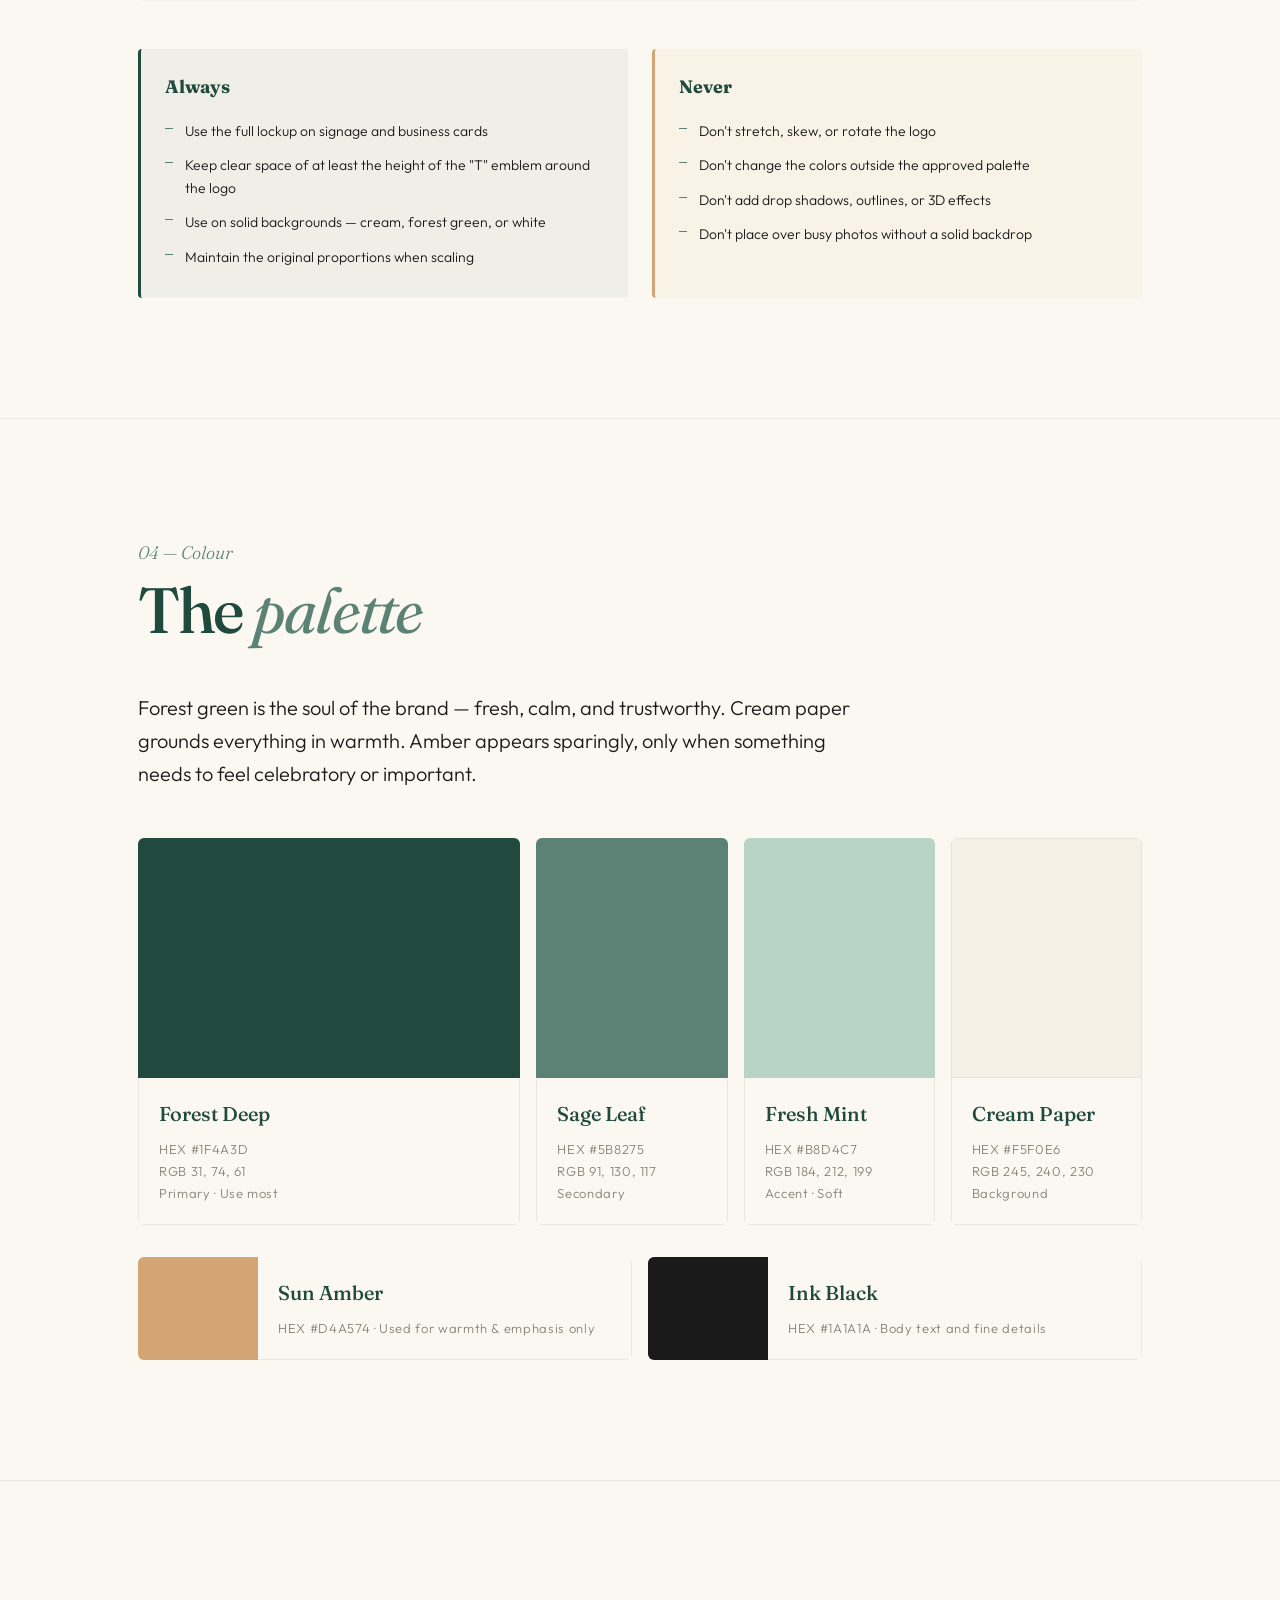
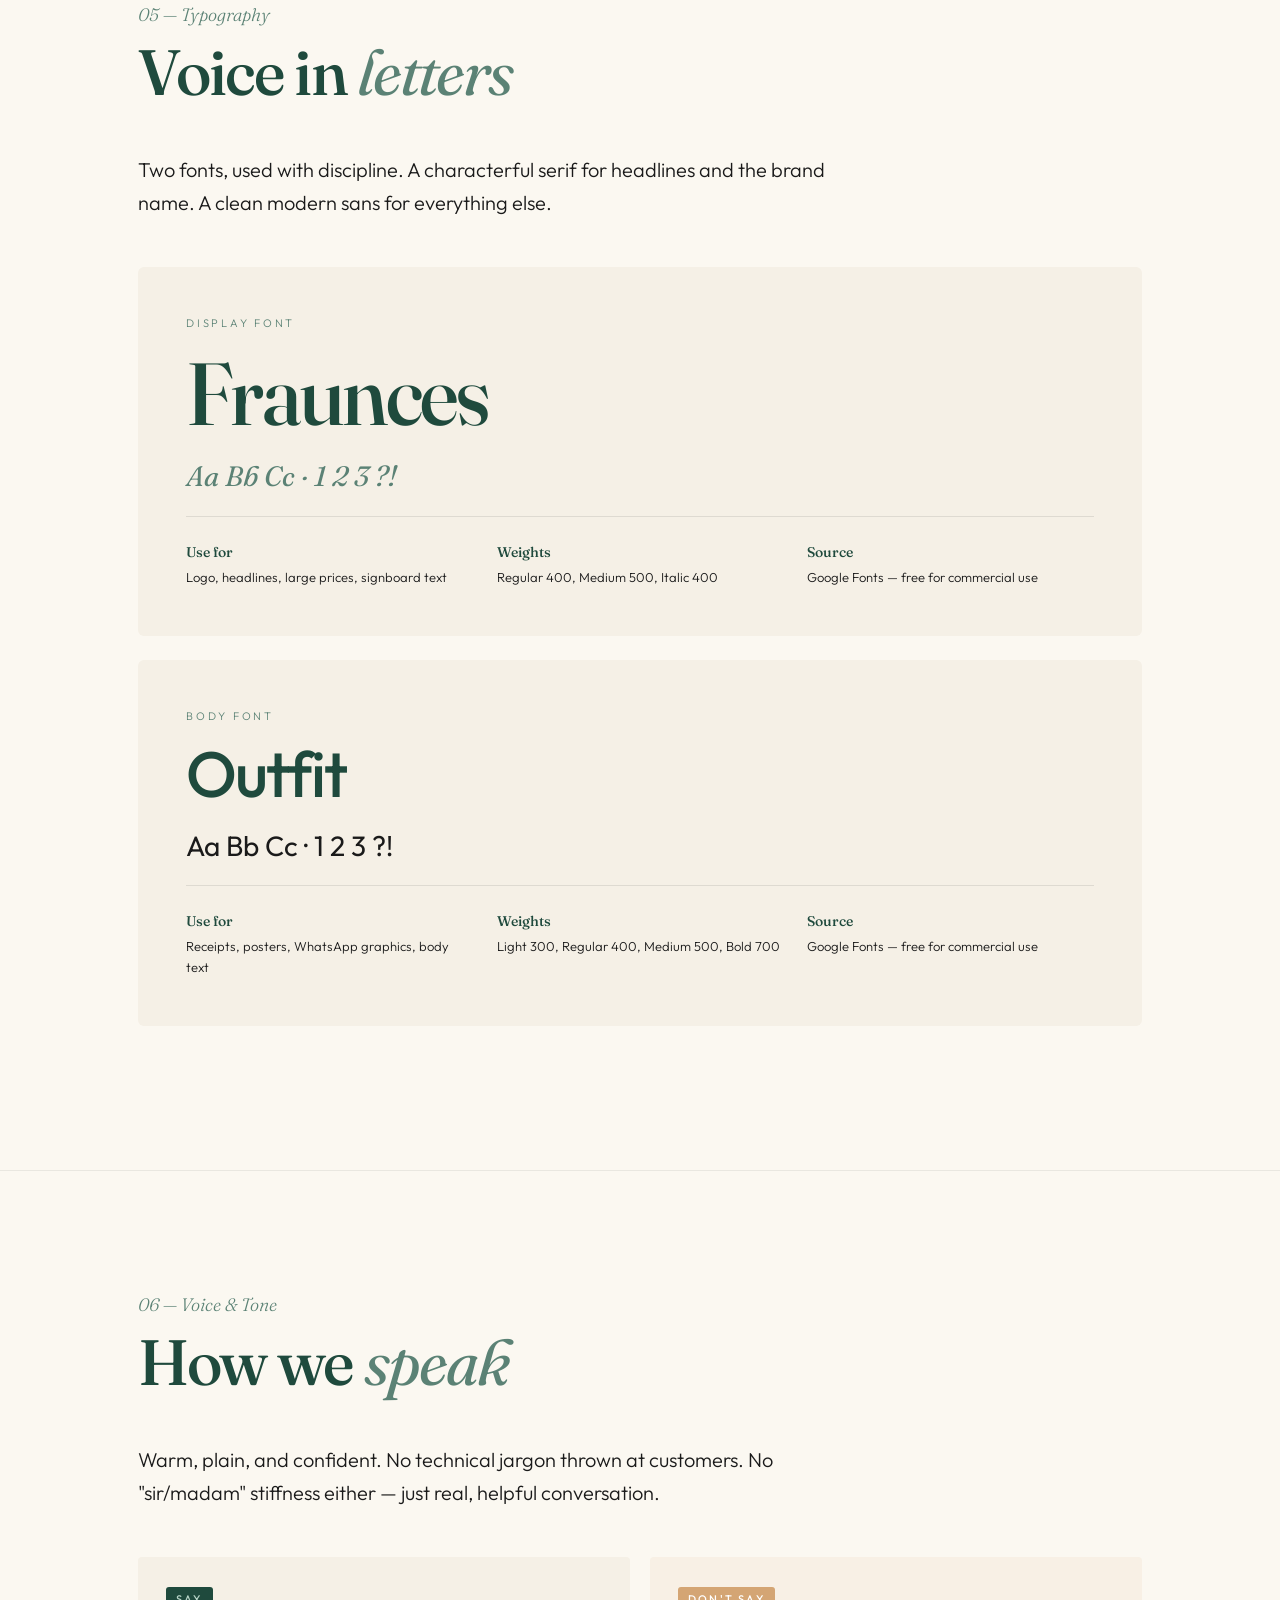
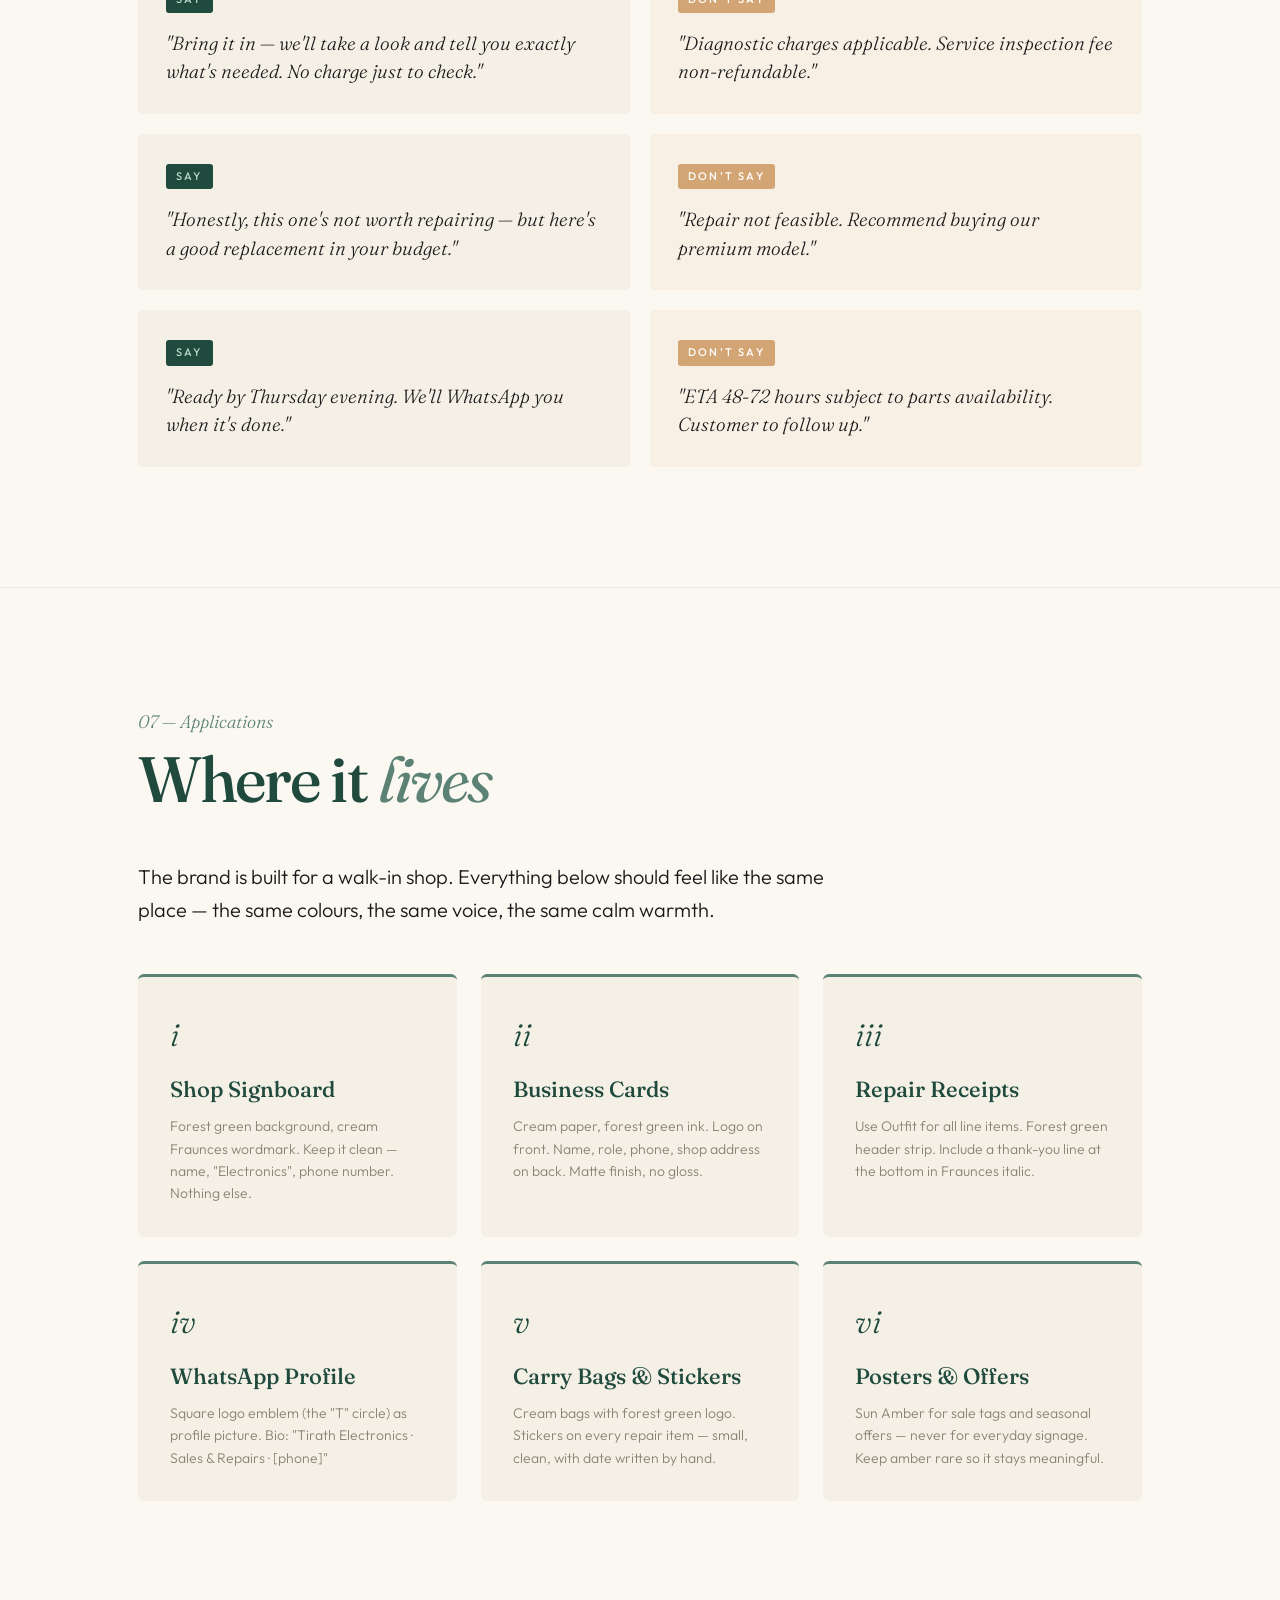
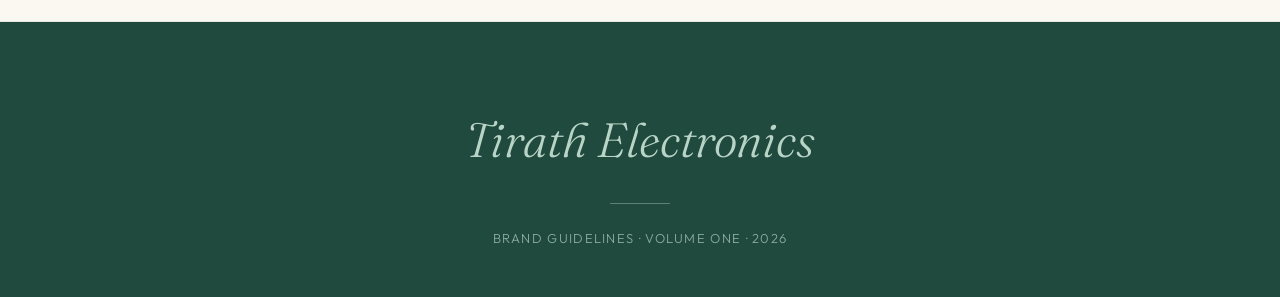
<file: tirath-electronics-brand-guidelines.html>
<!DOCTYPE html>
<html lang="en">
<head>
<meta charset="UTF-8">
<meta name="viewport" content="width=device-width, initial-scale=1.0">
<title>Tirath Electronics — Brand Guidelines</title>
<link rel="preconnect" href="https://fonts.googleapis.com">
<link rel="preconnect" href="https://fonts.gstatic.com" crossorigin>
<link href="https://fonts.googleapis.com/css2?family=Fraunces:ital,opsz,wght@0,9..144,400;0,9..144,500;0,9..144,600;0,9..144,700;1,9..144,400&family=Outfit:wght@300;400;500;600;700&display=swap" rel="stylesheet">
<style>
  :root {
    --forest: #1F4A3D;
    --sage: #5B8275;
    --mint: #B8D4C7;
    --cream: #F5F0E6;
    --paper: #FBF8F1;
    --ink: #1A1A1A;
    --amber: #D4A574;
    --muted: #8A8275;
  }

  * { box-sizing: border-box; margin: 0; padding: 0; }

  body {
    font-family: 'Outfit', sans-serif;
    background: var(--paper);
    color: var(--ink);
    line-height: 1.6;
    font-weight: 300;
  }

  .display { font-family: 'Fraunces', serif; font-weight: 500; letter-spacing: -0.02em; }
  .serif-italic { font-family: 'Fraunces', serif; font-style: italic; font-weight: 400; }

  .container { max-width: 1100px; margin: 0 auto; padding: 0 48px; }

  /* ====== COVER ====== */
  .cover {
    min-height: 100vh;
    background: var(--forest);
    color: var(--cream);
    display: flex;
    flex-direction: column;
    justify-content: space-between;
    padding: 64px 0;
    position: relative;
    overflow: hidden;
  }

  .cover::before {
    content: '';
    position: absolute;
    top: -200px;
    right: -200px;
    width: 600px;
    height: 600px;
    border-radius: 50%;
    background: radial-gradient(circle, var(--sage) 0%, transparent 70%);
    opacity: 0.4;
  }

  .cover-top {
    display: flex;
    justify-content: space-between;
    align-items: center;
    font-size: 13px;
    letter-spacing: 0.15em;
    text-transform: uppercase;
    opacity: 0.7;
    position: relative;
    z-index: 1;
  }

  .cover-main { position: relative; z-index: 1; }

  .cover-label {
    font-size: 13px;
    letter-spacing: 0.2em;
    text-transform: uppercase;
    color: var(--mint);
    margin-bottom: 32px;
  }

  .cover h1 {
    font-family: 'Fraunces', serif;
    font-size: clamp(72px, 12vw, 168px);
    font-weight: 500;
    line-height: 0.95;
    letter-spacing: -0.04em;
    margin-bottom: 24px;
  }

  .cover h1 .ital {
    font-style: italic;
    font-weight: 400;
    color: var(--mint);
  }

  .cover .tagline {
    font-family: 'Fraunces', serif;
    font-style: italic;
    font-size: 24px;
    color: var(--mint);
    max-width: 600px;
    line-height: 1.4;
  }

  .cover-bottom {
    display: flex;
    justify-content: space-between;
    align-items: flex-end;
    font-size: 13px;
    position: relative;
    z-index: 1;
  }

  .cover-bottom .meta {
    letter-spacing: 0.1em;
    text-transform: uppercase;
    opacity: 0.6;
  }

  /* ====== SECTIONS ====== */
  section {
    padding: 120px 0;
    border-bottom: 1px solid rgba(26, 26, 26, 0.08);
  }

  .section-num {
    font-family: 'Fraunces', serif;
    font-style: italic;
    font-size: 18px;
    color: var(--sage);
    margin-bottom: 8px;
  }

  .section-title {
    font-family: 'Fraunces', serif;
    font-size: clamp(40px, 5vw, 64px);
    font-weight: 500;
    letter-spacing: -0.03em;
    line-height: 1.05;
    margin-bottom: 48px;
    color: var(--forest);
  }

  .section-title .ital {
    font-style: italic;
    font-weight: 400;
    color: var(--sage);
  }

  .lead {
    font-size: 20px;
    line-height: 1.65;
    color: var(--ink);
    max-width: 720px;
    margin-bottom: 48px;
  }

  /* ====== STORY ====== */
  .story-grid {
    display: grid;
    grid-template-columns: 1fr 1fr;
    gap: 64px;
    align-items: start;
  }

  .story-quote {
    font-family: 'Fraunces', serif;
    font-style: italic;
    font-size: 32px;
    line-height: 1.35;
    color: var(--forest);
    padding-left: 24px;
    border-left: 2px solid var(--amber);
  }

  .story-text p { margin-bottom: 20px; font-size: 17px; }

  /* ====== PERSONALITY ====== */
  .traits {
    display: grid;
    grid-template-columns: repeat(2, 1fr);
    gap: 32px;
  }

  .trait {
    padding: 32px;
    background: var(--cream);
    border-radius: 4px;
    border-top: 3px solid var(--forest);
    transition: transform 0.3s ease;
  }

  .trait:hover { transform: translateY(-4px); }

  .trait-name {
    font-family: 'Fraunces', serif;
    font-size: 28px;
    font-weight: 500;
    color: var(--forest);
    margin-bottom: 12px;
  }

  .trait-desc { font-size: 15px; color: var(--muted); line-height: 1.6; }

  /* ====== LOGO ====== */
  .logo-showcase {
    background: var(--cream);
    padding: 80px 48px;
    text-align: center;
    margin-bottom: 48px;
    border-radius: 6px;
  }

  .logo-mark {
    display: inline-flex;
    align-items: center;
    gap: 18px;
    margin-bottom: 16px;
  }

  .logo-icon {
    width: 56px;
    height: 56px;
    background: var(--forest);
    border-radius: 50%;
    display: flex;
    align-items: center;
    justify-content: center;
    color: var(--mint);
    font-family: 'Fraunces', serif;
    font-style: italic;
    font-size: 32px;
    font-weight: 500;
  }

  .logo-text {
    font-family: 'Fraunces', serif;
    font-size: 48px;
    font-weight: 500;
    color: var(--forest);
    letter-spacing: -0.02em;
    line-height: 1;
  }

  .logo-sub {
    font-size: 11px;
    letter-spacing: 0.35em;
    text-transform: uppercase;
    color: var(--sage);
    margin-top: 6px;
  }

  .logo-rules {
    display: grid;
    grid-template-columns: 1fr 1fr;
    gap: 24px;
    margin-top: 32px;
  }

  .rule-card { padding: 24px; border-radius: 4px; }

  .rule-do { background: rgba(31, 74, 61, 0.05); border-left: 3px solid var(--forest); }
  .rule-dont { background: rgba(212, 165, 116, 0.08); border-left: 3px solid var(--amber); }

  .rule-card h4 {
    font-family: 'Fraunces', serif;
    font-size: 18px;
    margin-bottom: 12px;
    color: var(--forest);
  }

  .rule-card ul { list-style: none; }

  .rule-card li {
    font-size: 14px;
    padding: 6px 0;
    color: var(--ink);
    position: relative;
    padding-left: 20px;
  }

  .rule-card li::before {
    content: '';
    position: absolute;
    left: 0;
    top: 14px;
    width: 8px;
    height: 1px;
    background: var(--sage);
  }

  /* ====== COLORS ====== */
  .color-grid {
    display: grid;
    grid-template-columns: 2fr 1fr 1fr 1fr;
    gap: 16px;
    margin-bottom: 32px;
  }

  .color-swatch {
    border-radius: 6px;
    overflow: hidden;
    display: flex;
    flex-direction: column;
  }

  .swatch-color {
    height: 200px;
    position: relative;
  }

  .swatch-color.featured { height: 240px; }

  .swatch-info {
    padding: 20px;
    background: var(--paper);
    border: 1px solid rgba(26, 26, 26, 0.08);
    border-top: none;
    flex-grow: 1;
  }

  .swatch-name {
    font-family: 'Fraunces', serif;
    font-size: 20px;
    font-weight: 500;
    color: var(--forest);
    margin-bottom: 8px;
  }

  .swatch-hex {
    font-family: 'Outfit', monospace;
    font-size: 13px;
    letter-spacing: 0.05em;
    color: var(--muted);
    line-height: 1.7;
  }

  .color-accent-row {
    display: grid;
    grid-template-columns: 1fr 1fr;
    gap: 16px;
  }

  /* ====== TYPOGRAPHY ====== */
  .type-block {
    padding: 48px;
    background: var(--cream);
    border-radius: 6px;
    margin-bottom: 24px;
  }

  .type-label {
    font-size: 11px;
    letter-spacing: 0.25em;
    text-transform: uppercase;
    color: var(--sage);
    margin-bottom: 16px;
  }

  .type-sample-display {
    font-family: 'Fraunces', serif;
    font-size: 88px;
    font-weight: 500;
    color: var(--forest);
    line-height: 1;
    margin-bottom: 20px;
    letter-spacing: -0.03em;
  }

  .type-sample-body {
    font-family: 'Outfit', sans-serif;
    font-size: 28px;
    font-weight: 400;
    color: var(--ink);
    line-height: 1.4;
    margin-bottom: 20px;
  }

  .type-info {
    display: grid;
    grid-template-columns: repeat(3, 1fr);
    gap: 24px;
    padding-top: 24px;
    border-top: 1px solid rgba(26, 26, 26, 0.1);
    font-size: 13px;
  }

  .type-info strong {
    display: block;
    font-family: 'Fraunces', serif;
    font-weight: 500;
    color: var(--forest);
    margin-bottom: 4px;
    font-size: 14px;
  }

  /* ====== VOICE ====== */
  .voice-grid {
    display: grid;
    grid-template-columns: 1fr 1fr;
    gap: 20px;
  }

  .voice-card {
    padding: 28px;
    background: var(--cream);
    border-radius: 4px;
  }

  .voice-card.bad {
    background: rgba(212, 165, 116, 0.1);
  }

  .voice-tag {
    display: inline-block;
    font-size: 11px;
    letter-spacing: 0.2em;
    text-transform: uppercase;
    padding: 4px 10px;
    border-radius: 3px;
    margin-bottom: 16px;
    font-weight: 500;
  }

  .voice-tag.say { background: var(--forest); color: var(--mint); }
  .voice-tag.dont { background: var(--amber); color: white; }

  .voice-card p {
    font-family: 'Fraunces', serif;
    font-style: italic;
    font-size: 19px;
    line-height: 1.5;
    color: var(--ink);
  }

  /* ====== APPLICATIONS ====== */
  .apps-grid {
    display: grid;
    grid-template-columns: repeat(3, 1fr);
    gap: 24px;
  }

  .app-card {
    padding: 32px;
    background: var(--cream);
    border-radius: 6px;
    border-top: 3px solid var(--sage);
  }

  .app-icon {
    font-family: 'Fraunces', serif;
    font-style: italic;
    font-size: 32px;
    color: var(--forest);
    margin-bottom: 12px;
  }

  .app-title {
    font-family: 'Fraunces', serif;
    font-size: 22px;
    font-weight: 500;
    color: var(--forest);
    margin-bottom: 8px;
  }

  .app-desc { font-size: 14px; color: var(--muted); line-height: 1.6; }

  /* ====== FOOTER ====== */
  .footer {
    background: var(--forest);
    color: var(--mint);
    padding: 80px 0 48px;
    text-align: center;
  }

  .footer-mark {
    font-family: 'Fraunces', serif;
    font-style: italic;
    font-size: 48px;
    margin-bottom: 16px;
  }

  .footer-line {
    width: 60px;
    height: 1px;
    background: var(--mint);
    margin: 24px auto;
    opacity: 0.4;
  }

  .footer p { font-size: 13px; letter-spacing: 0.1em; opacity: 0.7; }

  @media (max-width: 768px) {
    .container { padding: 0 24px; }
    .story-grid, .traits, .logo-rules, .voice-grid, .apps-grid { grid-template-columns: 1fr; }
    .color-grid { grid-template-columns: 1fr 1fr; }
    .type-info { grid-template-columns: 1fr; }
    .type-sample-display { font-size: 56px; }
    .type-sample-body { font-size: 20px; }
    section { padding: 72px 0; }
  }

  @media print {
    section { page-break-inside: avoid; }
    .cover { min-height: auto; padding: 48px 0; }
  }
</style>
</head>
<body>

<!-- COVER -->
<header class="cover">
  <div class="container cover-top">
    <span>Tirath Electronics</span>
    <span>2026</span>
  </div>

  <div class="container cover-main">
    <div class="cover-label">— The Brand Guidelines</div>
    <h1>Tirath<br><span class="ital">Electronics</span></h1>
    <p class="tagline">Honest service. Trusted repairs. The shop your neighbourhood actually recommends.</p>
  </div>

  <div class="container cover-bottom">
    <span class="meta">Vol. 01 — Identity System</span>
    <span class="meta">Ludhiana, Punjab</span>
  </div>
</header>

<!-- STORY -->
<section>
  <div class="container">
    <div class="section-num">01 — Brand Story</div>
    <h2 class="section-title">Who we <span class="ital">are</span></h2>

    <div class="story-grid">
      <div class="story-quote">
        "We sell electronics, but what we really sell is peace of mind — knowing your stuff will work, and if it doesn't, someone will fix it properly."
      </div>
      <div class="story-text">
        <p>Tirath Electronics is a neighbourhood electronics shop — the kind of place where you can buy a new appliance, get an old one repaired, and actually get a straight answer about what's wrong with it.</p>
        <p>We serve everyone — students picking up their first headphones, families upgrading the TV, grandparents bringing in a radio that's been through three decades. No talking down, no upselling, no nonsense.</p>
        <p>The brand should always feel like that one trusted relative who knows electronics — knowledgeable, calm, and never makes you feel silly for asking.</p>
      </div>
    </div>
  </div>
</section>

<!-- PERSONALITY -->
<section>
  <div class="container">
    <div class="section-num">02 — Personality</div>
    <h2 class="section-title">Four traits we <span class="ital">live by</span></h2>
    <p class="lead">Every sign, sticker, message, and conversation should carry these four qualities. If something doesn't feel like at least two of them, rework it.</p>

    <div class="traits">
      <div class="trait">
        <div class="trait-name">Warm</div>
        <div class="trait-desc">We greet, we listen, we remember names. The shop feels like walking into a friend's place, not a showroom.</div>
      </div>
      <div class="trait">
        <div class="trait-name">Honest</div>
        <div class="trait-desc">If a repair costs more than the product is worth, we say so. We quote real prices, real timelines, and no surprise charges.</div>
      </div>
      <div class="trait">
        <div class="trait-name">Skilled</div>
        <div class="trait-desc">We know our craft. We explain things simply because we understand them deeply — not the other way around.</div>
      </div>
      <div class="trait">
        <div class="trait-name">Dependable</div>
        <div class="trait-desc">When we say Thursday, we mean Thursday. Predictable, reliable, on time — every single time.</div>
      </div>
    </div>
  </div>
</section>

<!-- LOGO -->
<section>
  <div class="container">
    <div class="section-num">03 — Logo</div>
    <h2 class="section-title">The <span class="ital">mark</span></h2>
    <p class="lead">The logo is a simple wordmark paired with a circular emblem holding an italic "T". The circle suggests reliability and completeness; the warm italic letter gives it personality and approachability.</p>

    <div class="logo-showcase">
      <div class="logo-mark">
        <div class="logo-icon">T</div>
        <div>
          <div class="logo-text">Tirath</div>
          <div class="logo-sub">Electronics · Since you needed us</div>
        </div>
      </div>
    </div>

    <div class="logo-rules">
      <div class="rule-card rule-do">
        <h4>Always</h4>
        <ul>
          <li>Use the full lockup on signage and business cards</li>
          <li>Keep clear space of at least the height of the "T" emblem around the logo</li>
          <li>Use on solid backgrounds — cream, forest green, or white</li>
          <li>Maintain the original proportions when scaling</li>
        </ul>
      </div>
      <div class="rule-card rule-dont">
        <h4>Never</h4>
        <ul>
          <li>Don't stretch, skew, or rotate the logo</li>
          <li>Don't change the colors outside the approved palette</li>
          <li>Don't add drop shadows, outlines, or 3D effects</li>
          <li>Don't place over busy photos without a solid backdrop</li>
        </ul>
      </div>
    </div>
  </div>
</section>

<!-- COLORS -->
<section>
  <div class="container">
    <div class="section-num">04 — Colour</div>
    <h2 class="section-title">The <span class="ital">palette</span></h2>
    <p class="lead">Forest green is the soul of the brand — fresh, calm, and trustworthy. Cream paper grounds everything in warmth. Amber appears sparingly, only when something needs to feel celebratory or important.</p>

    <div class="color-grid">
      <div class="color-swatch">
        <div class="swatch-color featured" style="background: #1F4A3D;"></div>
        <div class="swatch-info">
          <div class="swatch-name">Forest Deep</div>
          <div class="swatch-hex">
            HEX #1F4A3D<br>
            RGB 31, 74, 61<br>
            Primary · Use most
          </div>
        </div>
      </div>
      <div class="color-swatch">
        <div class="swatch-color featured" style="background: #5B8275;"></div>
        <div class="swatch-info">
          <div class="swatch-name">Sage Leaf</div>
          <div class="swatch-hex">
            HEX #5B8275<br>
            RGB 91, 130, 117<br>
            Secondary
          </div>
        </div>
      </div>
      <div class="color-swatch">
        <div class="swatch-color featured" style="background: #B8D4C7;"></div>
        <div class="swatch-info">
          <div class="swatch-name">Fresh Mint</div>
          <div class="swatch-hex">
            HEX #B8D4C7<br>
            RGB 184, 212, 199<br>
            Accent · Soft
          </div>
        </div>
      </div>
      <div class="color-swatch">
        <div class="swatch-color featured" style="background: #F5F0E6; border: 1px solid rgba(0,0,0,0.06);"></div>
        <div class="swatch-info">
          <div class="swatch-name">Cream Paper</div>
          <div class="swatch-hex">
            HEX #F5F0E6<br>
            RGB 245, 240, 230<br>
            Background
          </div>
        </div>
      </div>
    </div>

    <div class="color-accent-row">
      <div class="color-swatch" style="display: grid; grid-template-columns: 120px 1fr;">
        <div style="background: #D4A574; height: 100%; min-height: 90px;"></div>
        <div class="swatch-info" style="border-left: none;">
          <div class="swatch-name">Sun Amber</div>
          <div class="swatch-hex">HEX #D4A574 · Used for warmth & emphasis only</div>
        </div>
      </div>
      <div class="color-swatch" style="display: grid; grid-template-columns: 120px 1fr;">
        <div style="background: #1A1A1A; height: 100%; min-height: 90px;"></div>
        <div class="swatch-info" style="border-left: none;">
          <div class="swatch-name">Ink Black</div>
          <div class="swatch-hex">HEX #1A1A1A · Body text and fine details</div>
        </div>
      </div>
    </div>
  </div>
</section>

<!-- TYPOGRAPHY -->
<section>
  <div class="container">
    <div class="section-num">05 — Typography</div>
    <h2 class="section-title">Voice in <span class="ital">letters</span></h2>
    <p class="lead">Two fonts, used with discipline. A characterful serif for headlines and the brand name. A clean modern sans for everything else.</p>

    <div class="type-block">
      <div class="type-label">Display Font</div>
      <div class="type-sample-display">Fraunces</div>
      <div class="type-sample-body" style="font-family: 'Fraunces', serif; font-style: italic; font-weight: 400; color: var(--sage);">Aa Bb Cc · 1 2 3 ?!</div>
      <div class="type-info">
        <div><strong>Use for</strong>Logo, headlines, large prices, signboard text</div>
        <div><strong>Weights</strong>Regular 400, Medium 500, Italic 400</div>
        <div><strong>Source</strong>Google Fonts — free for commercial use</div>
      </div>
    </div>

    <div class="type-block">
      <div class="type-label">Body Font</div>
      <div class="type-sample-display" style="font-family: 'Outfit', sans-serif; font-weight: 500; font-size: 64px;">Outfit</div>
      <div class="type-sample-body">Aa Bb Cc · 1 2 3 ?!</div>
      <div class="type-info">
        <div><strong>Use for</strong>Receipts, posters, WhatsApp graphics, body text</div>
        <div><strong>Weights</strong>Light 300, Regular 400, Medium 500, Bold 700</div>
        <div><strong>Source</strong>Google Fonts — free for commercial use</div>
      </div>
    </div>
  </div>
</section>

<!-- VOICE -->
<section>
  <div class="container">
    <div class="section-num">06 — Voice & Tone</div>
    <h2 class="section-title">How we <span class="ital">speak</span></h2>
    <p class="lead">Warm, plain, and confident. No technical jargon thrown at customers. No "sir/madam" stiffness either — just real, helpful conversation.</p>

    <div class="voice-grid">
      <div class="voice-card">
        <span class="voice-tag say">Say</span>
        <p>"Bring it in — we'll take a look and tell you exactly what's needed. No charge just to check."</p>
      </div>
      <div class="voice-card bad">
        <span class="voice-tag dont">Don't say</span>
        <p>"Diagnostic charges applicable. Service inspection fee non-refundable."</p>
      </div>
      <div class="voice-card">
        <span class="voice-tag say">Say</span>
        <p>"Honestly, this one's not worth repairing — but here's a good replacement in your budget."</p>
      </div>
      <div class="voice-card bad">
        <span class="voice-tag dont">Don't say</span>
        <p>"Repair not feasible. Recommend buying our premium model."</p>
      </div>
      <div class="voice-card">
        <span class="voice-tag say">Say</span>
        <p>"Ready by Thursday evening. We'll WhatsApp you when it's done."</p>
      </div>
      <div class="voice-card bad">
        <span class="voice-tag dont">Don't say</span>
        <p>"ETA 48-72 hours subject to parts availability. Customer to follow up."</p>
      </div>
    </div>
  </div>
</section>

<!-- APPLICATIONS -->
<section>
  <div class="container">
    <div class="section-num">07 — Applications</div>
    <h2 class="section-title">Where it <span class="ital">lives</span></h2>
    <p class="lead">The brand is built for a walk-in shop. Everything below should feel like the same place — the same colours, the same voice, the same calm warmth.</p>

    <div class="apps-grid">
      <div class="app-card">
        <div class="app-icon">i</div>
        <div class="app-title">Shop Signboard</div>
        <div class="app-desc">Forest green background, cream Fraunces wordmark. Keep it clean — name, "Electronics", phone number. Nothing else.</div>
      </div>
      <div class="app-card">
        <div class="app-icon">ii</div>
        <div class="app-title">Business Cards</div>
        <div class="app-desc">Cream paper, forest green ink. Logo on front. Name, role, phone, shop address on back. Matte finish, no gloss.</div>
      </div>
      <div class="app-card">
        <div class="app-icon">iii</div>
        <div class="app-title">Repair Receipts</div>
        <div class="app-desc">Use Outfit for all line items. Forest green header strip. Include a thank-you line at the bottom in Fraunces italic.</div>
      </div>
      <div class="app-card">
        <div class="app-icon">iv</div>
        <div class="app-title">WhatsApp Profile</div>
        <div class="app-desc">Square logo emblem (the "T" circle) as profile picture. Bio: "Tirath Electronics · Sales & Repairs · [phone]"</div>
      </div>
      <div class="app-card">
        <div class="app-icon">v</div>
        <div class="app-title">Carry Bags & Stickers</div>
        <div class="app-desc">Cream bags with forest green logo. Stickers on every repair item — small, clean, with date written by hand.</div>
      </div>
      <div class="app-card">
        <div class="app-icon">vi</div>
        <div class="app-title">Posters & Offers</div>
        <div class="app-desc">Sun Amber for sale tags and seasonal offers — never for everyday signage. Keep amber rare so it stays meaningful.</div>
      </div>
    </div>
  </div>
</section>

<!-- FOOTER -->
<footer class="footer">
  <div class="container">
    <div class="footer-mark">Tirath Electronics</div>
    <div class="footer-line"></div>
    <p>BRAND GUIDELINES · VOLUME ONE · 2026</p>
  </div>
</footer>

</body>
</html>
</file>
<file: css/styles.css>
/* ============================================
   TIRATH ELECTRONICS — LANDING PAGE
   Brand-aligned: Forest green + cream paper
   ============================================ */

:root {
  --forest: #1F4A3D;
  --forest-deep: #143028;
  --sage: #5B8275;
  --mint: #B8D4C7;
  --cream: #F5F0E6;
  --paper: #FBF8F1;
  --paper-warm: #F8F3E8;
  --ink: #1A1A1A;
  --ink-soft: #2a2a2a;
  --amber: #D4A574;
  --muted: #8A8275;

  --shadow-soft: 0 1px 2px rgba(31, 74, 61, 0.04), 0 8px 24px rgba(31, 74, 61, 0.06);
  --shadow-lift: 0 4px 12px rgba(31, 74, 61, 0.08), 0 24px 48px rgba(31, 74, 61, 0.10);

  --ease: cubic-bezier(0.22, 1, 0.36, 1);
  --ease-out: cubic-bezier(0.16, 1, 0.3, 1);
}

* { box-sizing: border-box; margin: 0; padding: 0; }

html {
  scroll-behavior: smooth;
  -webkit-text-size-adjust: 100%;
}

body {
  font-family: 'Outfit', system-ui, -apple-system, sans-serif;
  background: var(--paper);
  color: var(--ink);
  line-height: 1.6;
  font-weight: 300;
  -webkit-font-smoothing: antialiased;
  -moz-osx-font-smoothing: grayscale;
  overflow-x: hidden;
}

img, video { max-width: 100%; display: block; }

a { color: inherit; text-decoration: none; transition: color 0.3s var(--ease); }

.container {
  max-width: 1240px;
  margin: 0 auto;
  padding: 0 48px;
}

.ital {
  font-family: 'Fraunces', serif;
  font-style: italic;
  font-weight: 400;
  color: var(--sage);
}

/* ===== REVEAL ANIMATIONS ===== */
.reveal {
  opacity: 0;
  transform: translateY(28px);
  transition:
    opacity 1.1s var(--ease-out),
    transform 1.1s var(--ease-out);
  will-change: opacity, transform;
}

.reveal.in {
  opacity: 1;
  transform: translateY(0);
}

.reveal[data-delay="1"] { transition-delay: 0.08s; }
.reveal[data-delay="2"] { transition-delay: 0.16s; }
.reveal[data-delay="3"] { transition-delay: 0.24s; }
.reveal[data-delay="4"] { transition-delay: 0.32s; }
.reveal[data-delay="5"] { transition-delay: 0.40s; }

@media (prefers-reduced-motion: reduce) {
  .reveal { opacity: 1; transform: none; transition: none; }
  html { scroll-behavior: auto; }
}

/* ===== NAV ===== */
.nav {
  position: fixed;
  top: 0; left: 0; right: 0;
  z-index: 100;
  padding: 18px 0;
  backdrop-filter: blur(12px) saturate(180%);
  -webkit-backdrop-filter: blur(12px) saturate(180%);
  background: rgba(251, 248, 241, 0.78);
  border-bottom: 1px solid rgba(31, 74, 61, 0);
  transition: border-color 0.4s var(--ease), padding 0.4s var(--ease);
}

.nav.scrolled {
  padding: 12px 0;
  border-bottom-color: rgba(31, 74, 61, 0.08);
}

.nav-inner {
  max-width: 1240px;
  margin: 0 auto;
  padding: 0 48px;
  display: flex;
  align-items: center;
  justify-content: space-between;
}

.nav-brand {
  display: flex;
  align-items: center;
  gap: 12px;
}

.nav-mark {
  width: 34px;
  height: 34px;
  border-radius: 50%;
  background: var(--forest);
  color: var(--mint);
  display: grid;
  place-items: center;
  font-family: 'Fraunces', serif;
  font-style: italic;
  font-size: 20px;
  font-weight: 500;
  line-height: 1;
  padding-bottom: 2px;
}

.nav-name {
  font-family: 'Fraunces', serif;
  font-size: 19px;
  font-weight: 500;
  color: var(--forest);
  letter-spacing: -0.01em;
}

.nav-name em {
  font-style: italic;
  font-weight: 400;
  color: var(--sage);
}

.nav-links {
  display: flex;
  align-items: center;
  gap: 36px;
}

.nav-links a {
  font-size: 14px;
  font-weight: 400;
  color: var(--ink);
  position: relative;
}

.nav-links a:not(.nav-cta)::after {
  content: '';
  position: absolute;
  bottom: -4px;
  left: 0;
  width: 0;
  height: 1px;
  background: var(--forest);
  transition: width 0.4s var(--ease);
}

.nav-links a:not(.nav-cta):hover::after { width: 100%; }
.nav-links a:not(.nav-cta):hover { color: var(--forest); }

.nav-cta {
  padding: 10px 20px;
  border-radius: 999px;
  background: var(--forest);
  color: var(--cream) !important;
  font-weight: 400;
  transition: background 0.3s var(--ease), transform 0.3s var(--ease);
}

.nav-cta:hover {
  background: var(--forest-deep);
  transform: translateY(-1px);
}

/* Enquiry-form button — outlined variant sitting next to Call shop */
.nav-cta-form {
  display: inline-flex;
  align-items: center;
  gap: 7px;
  padding: 8.5px 18px;
  background: transparent;
  color: var(--forest) !important;
  border: 1.5px solid var(--forest);
  margin-right: 8px;
}
.nav-cta-form:hover {
  background: var(--forest);
  color: var(--cream) !important;
}
.nav-cta-form svg { flex-shrink: 0; }

/* ===== LANGUAGE SWITCHER ===== */
.lang-switcher {
  display: inline-flex;
  background: rgba(31, 74, 61, 0.06);
  border-radius: 999px;
  padding: 3px;
  gap: 1px;
  align-items: center;
}

.lang-btn {
  background: transparent;
  border: none;
  padding: 6px 10px;
  font-family: inherit;
  font-size: 11.5px;
  color: var(--muted);
  cursor: pointer;
  border-radius: 999px;
  transition: background 0.2s ease, color 0.2s ease;
  font-weight: 500;
  line-height: 1.2;
  letter-spacing: 0.01em;
  white-space: nowrap;
}

.lang-btn::after {
  /* prevent the hover underline from nav-links a rule */
  display: none !important;
  content: none !important;
}

.lang-btn:hover {
  color: var(--forest);
  background: rgba(31, 74, 61, 0.08);
}

.lang-btn.active {
  background: var(--forest);
  color: var(--cream);
}

.lang-btn.active:hover {
  background: var(--forest-deep);
  color: var(--cream);
}

@media (max-width: 768px) {
  .lang-switcher {
    margin-top: 18px;
    align-self: flex-start;
  }
  .lang-btn { padding: 8px 14px; font-size: 14px; }
}

/* ===== HERO ===== */
.hero {
  padding: 160px 0 0;
  background: var(--paper);
  position: relative;
  overflow: hidden;
}

.hero::before {
  content: '';
  position: absolute;
  top: 80px;
  right: -250px;
  width: 700px;
  height: 700px;
  border-radius: 50%;
  background: radial-gradient(circle, rgba(184, 212, 199, 0.35) 0%, transparent 65%);
  pointer-events: none;
  z-index: 0;
}

.hero-inner {
  display: grid;
  grid-template-columns: 1.05fr 1fr;
  gap: 64px;
  align-items: center;
  position: relative;
  z-index: 1;
  padding-bottom: 80px;
}

.hero-eyebrow {
  font-size: 13px;
  letter-spacing: 0.2em;
  text-transform: uppercase;
  color: var(--sage);
  margin-bottom: 28px;
  font-weight: 400;
}

.hero-title {
  font-family: 'Fraunces', serif;
  font-size: clamp(56px, 7.4vw, 112px);
  font-weight: 500;
  line-height: 0.96;
  letter-spacing: -0.035em;
  color: var(--forest);
  margin-bottom: 28px;
}

.hero-title .ital {
  font-style: italic;
  font-weight: 400;
  color: var(--sage);
}

.hero-tagline {
  font-family: 'Fraunces', serif;
  font-size: clamp(18px, 1.5vw, 21px);
  font-style: italic;
  color: var(--ink-soft);
  max-width: 520px;
  line-height: 1.55;
  margin-bottom: 40px;
  font-weight: 400;
}

.hero-actions {
  display: flex;
  gap: 14px;
  margin-bottom: 56px;
  flex-wrap: wrap;
}

/* ===== 3D BUTTONS ===== */
.btn {
  display: inline-flex;
  align-items: center;
  justify-content: center;
  gap: 10px;
  padding: 14px 28px;
  border-radius: 999px;
  font-size: 15px;
  font-weight: 500;
  letter-spacing: 0.005em;
  border: none;
  cursor: pointer;
  font-family: inherit;
  position: relative;
  text-decoration: none;
  user-select: none;
  -webkit-tap-highlight-color: transparent;
  transition: transform 140ms var(--ease-out), box-shadow 140ms var(--ease-out);
  will-change: transform;
}

.btn svg {
  width: 18px;
  height: 18px;
  flex-shrink: 0;
}

.btn:hover { transform: translateY(-1px); }

.btn:active {
  transform: translateY(4px) !important;
  transition-duration: 60ms;
}

.btn-primary {
  background: var(--forest);
  color: var(--cream);
  box-shadow: 0 4px 0 0 var(--forest-deep);
}
.btn-primary:hover { box-shadow: 0 5px 0 0 var(--forest-deep); }
.btn-primary:active { box-shadow: 0 0 0 0 var(--forest-deep); }

.btn-ghost {
  background: var(--paper);
  color: var(--forest);
  box-shadow: 0 4px 0 0 var(--sage), inset 0 0 0 1.5px var(--forest);
}
.btn-ghost:hover { box-shadow: 0 5px 0 0 var(--sage), inset 0 0 0 1.5px var(--forest); }
.btn-ghost:active { box-shadow: 0 0 0 0 var(--sage), inset 0 0 0 1.5px var(--forest); }

.btn-cream {
  background: var(--cream);
  color: var(--forest);
  box-shadow: 0 4px 0 0 var(--sage);
}
.btn-cream:hover { box-shadow: 0 5px 0 0 var(--sage); }
.btn-cream:active { box-shadow: 0 0 0 0 var(--sage); }

.btn-ghost-light {
  background: transparent;
  color: var(--cream);
  box-shadow: 0 4px 0 0 var(--mint), inset 0 0 0 1.5px var(--mint);
}
.btn-ghost-light:hover { box-shadow: 0 5px 0 0 var(--mint), inset 0 0 0 1.5px var(--mint); }
.btn-ghost-light:active { box-shadow: 0 0 0 0 var(--mint), inset 0 0 0 1.5px var(--mint); }

.btn-whatsapp {
  background: var(--forest);
  color: var(--cream);
  box-shadow: 0 4px 0 0 var(--forest-deep);
}
.btn-whatsapp:hover { box-shadow: 0 5px 0 0 var(--forest-deep); }
.btn-whatsapp:active { box-shadow: 0 0 0 0 var(--forest-deep); }

.btn-video {
  background: var(--amber);
  color: #4a3b1f;
  box-shadow: 0 4px 0 0 #9a7c4d;
}
.btn-video:hover { box-shadow: 0 5px 0 0 #9a7c4d; }
.btn-video:active { box-shadow: 0 0 0 0 #9a7c4d; }

/* Ensure buttons have room for their drop shadow */
.btn { margin-bottom: 4px; }

.hero-meta {
  display: grid;
  grid-template-columns: repeat(3, 1fr);
  gap: 24px;
  padding-top: 32px;
  border-top: 1px solid rgba(31, 74, 61, 0.12);
  max-width: 560px;
}

.hero-meta > div {
  display: flex;
  flex-direction: column;
  gap: 4px;
}

.hero-meta strong {
  font-family: 'Fraunces', serif;
  font-weight: 500;
  font-size: 16px;
  color: var(--forest);
}

.hero-meta span {
  font-size: 12.5px;
  color: var(--muted);
  letter-spacing: 0.01em;
}

/* HERO VIDEO */
.hero-video {
  position: relative;
}

.video-frame {
  position: relative;
  border-radius: 16px;
  overflow: hidden;
  background: var(--cream);
  box-shadow: var(--shadow-lift);
  aspect-ratio: 4 / 5;
  transition: transform 0.7s var(--ease);
}

.video-frame::before {
  content: '';
  position: absolute;
  inset: 0;
  background: linear-gradient(180deg, transparent 60%, rgba(31, 74, 61, 0.18) 100%);
  pointer-events: none;
  z-index: 2;
}

.video-frame video {
  width: 100%;
  height: 100%;
  object-fit: cover;
  background: var(--cream);
}

.hero-video:hover .video-frame {
  transform: translateY(-4px);
}

.video-caption {
  display: flex;
  justify-content: space-between;
  align-items: baseline;
  margin-top: 18px;
  font-size: 13px;
  letter-spacing: 0.08em;
  text-transform: uppercase;
  color: var(--sage);
}

.caption-num {
  font-family: 'Fraunces', serif;
  font-style: italic;
  text-transform: none;
  letter-spacing: 0.01em;
  font-size: 15px;
  color: var(--forest);
}

.caption-line {
  font-family: 'Fraunces', serif;
  font-style: italic;
  text-transform: none;
  font-size: 14px;
  color: var(--muted);
}

/* MARQUEE */
.hero-marquee {
  border-top: 1px solid rgba(31, 74, 61, 0.1);
  border-bottom: 1px solid rgba(31, 74, 61, 0.1);
  padding: 22px 0;
  overflow: hidden;
  position: relative;
  background: var(--paper-warm);
}

.marquee-track {
  display: inline-flex;
  white-space: nowrap;
  gap: 36px;
  animation: marquee 40s linear infinite;
  font-family: 'Fraunces', serif;
  font-style: italic;
  font-size: 20px;
  color: var(--forest);
  font-weight: 400;
}

.marquee-track i {
  color: var(--amber);
  font-style: normal;
}

@keyframes marquee {
  from { transform: translateX(0); }
  to { transform: translateX(-50%); }
}

/* ===== SECTION COMMON ===== */
section {
  padding: 140px 0;
  position: relative;
}

.section-head {
  margin-bottom: 80px;
  max-width: 880px;
}

.section-num {
  font-family: 'Fraunces', serif;
  font-style: italic;
  font-size: 17px;
  color: var(--sage);
  margin-bottom: 16px;
  font-weight: 400;
}

.section-title {
  font-family: 'Fraunces', serif;
  font-size: clamp(40px, 5.2vw, 76px);
  font-weight: 500;
  letter-spacing: -0.032em;
  line-height: 1.02;
  color: var(--forest);
  margin-bottom: 32px;
}

.section-title.light {
  color: var(--cream);
}

.section-title.light .ital {
  color: var(--mint);
}

.section-title .ital {
  font-style: italic;
  font-weight: 400;
  color: var(--sage);
}

.lead {
  font-size: 19px;
  line-height: 1.6;
  color: var(--ink-soft);
  max-width: 640px;
  font-weight: 300;
}

/* ===== SERVICES ===== */
.services {
  background: var(--paper);
  border-top: 1px solid rgba(31, 74, 61, 0.06);
}

.services-grid {
  display: grid;
  grid-template-columns: repeat(3, 1fr);
  gap: 24px;
}

.service-card {
  padding: 44px 36px;
  background: var(--cream);
  border-radius: 12px;
  border-top: 3px solid var(--forest);
  transition: transform 0.5s var(--ease), box-shadow 0.5s var(--ease);
  display: flex;
  flex-direction: column;
  gap: 18px;
}

.service-card:hover {
  transform: translateY(-6px);
  box-shadow: var(--shadow-lift);
}

.service-card-feature {
  background: #E8D5B8;
  color: var(--ink);
  border-top-color: var(--amber);
}

.service-card-feature h3 { color: var(--forest); }
.service-card-feature .service-num { color: var(--sage); }
.service-card-feature p { color: var(--ink-soft); }
.service-card-feature li { color: var(--ink-soft); }
.service-card-feature li::before { background: var(--sage); }

.service-num {
  font-family: 'Fraunces', serif;
  font-style: italic;
  font-size: 24px;
  color: var(--sage);
  line-height: 1;
}

.service-card h3 {
  font-family: 'Fraunces', serif;
  font-size: 30px;
  font-weight: 500;
  color: var(--forest);
  letter-spacing: -0.015em;
  line-height: 1.1;
}

.service-card p {
  font-size: 15.5px;
  line-height: 1.65;
  color: var(--ink-soft);
}

.service-card ul {
  list-style: none;
  margin-top: auto;
  padding-top: 8px;
}

.service-card li {
  font-size: 14px;
  padding: 7px 0 7px 22px;
  position: relative;
  color: var(--ink-soft);
}

.service-card li::before {
  content: '';
  position: absolute;
  left: 0;
  top: 16px;
  width: 12px;
  height: 1px;
  background: var(--sage);
}

/* ===== SHOWCASE ===== */
.showcase {
  background: var(--forest);
  color: var(--cream);
  padding: 140px 0;
  overflow: hidden;
}

.showcase::before {
  content: '';
  position: absolute;
  top: -300px;
  left: -300px;
  width: 800px;
  height: 800px;
  border-radius: 50%;
  background: radial-gradient(circle, rgba(91, 130, 117, 0.4) 0%, transparent 60%);
  pointer-events: none;
}

.showcase .section-num { color: var(--mint); }

.showcase-head {
  max-width: 880px;
  margin-bottom: 72px;
  position: relative;
  z-index: 1;
}

.showcase-title {
  font-family: 'Fraunces', serif;
  font-size: clamp(40px, 5.2vw, 76px);
  font-weight: 500;
  line-height: 1.02;
  letter-spacing: -0.032em;
  color: var(--cream);
}

.showcase-title .ital {
  font-style: italic;
  font-weight: 400;
  color: var(--mint);
}

.showcase-stage {
  display: grid;
  grid-template-columns: 1.2fr 1fr;
  gap: 64px;
  align-items: center;
  position: relative;
  z-index: 1;
}

.showcase-video {
  width: 100%;
  border-radius: 16px;
  background: var(--forest-deep);
  box-shadow: 0 30px 80px rgba(0, 0, 0, 0.4);
  aspect-ratio: 4 / 5;
  object-fit: cover;
}

.showcase-grid {
  display: flex;
  flex-direction: column;
  gap: 36px;
}

.showcase-item {
  display: flex;
  gap: 20px;
  align-items: flex-start;
  padding-bottom: 28px;
  border-bottom: 1px solid rgba(184, 212, 199, 0.15);
}

.showcase-item:last-child { border-bottom: none; padding-bottom: 0; }

.showcase-item .dot {
  width: 10px;
  height: 10px;
  border-radius: 50%;
  background: var(--amber);
  flex-shrink: 0;
  margin-top: 10px;
  box-shadow: 0 0 0 4px rgba(212, 165, 116, 0.15);
}

.showcase-item h4 {
  font-family: 'Fraunces', serif;
  font-size: 22px;
  font-weight: 500;
  color: var(--cream);
  margin-bottom: 6px;
  letter-spacing: -0.01em;
}

.showcase-item p {
  font-size: 14.5px;
  color: rgba(245, 240, 230, 0.75);
  line-height: 1.55;
}

/* ===== VALUES ===== */
.values {
  background: var(--paper);
}

.values-grid {
  display: grid;
  grid-template-columns: repeat(2, 1fr);
  gap: 48px 64px;
}

.value {
  padding-top: 28px;
  border-top: 1px solid rgba(31, 74, 61, 0.15);
  position: relative;
}

.value-mark {
  font-family: 'Fraunces', serif;
  font-style: italic;
  font-size: 18px;
  color: var(--amber);
  margin-bottom: 16px;
  letter-spacing: 0.02em;
}

.value h3 {
  font-family: 'Fraunces', serif;
  font-size: 36px;
  font-weight: 500;
  color: var(--forest);
  margin-bottom: 14px;
  letter-spacing: -0.02em;
}

.value p {
  font-size: 16.5px;
  line-height: 1.65;
  color: var(--ink-soft);
  max-width: 460px;
}

/* ===== PROCESS ===== */
.process {
  background: var(--cream);
  border-top: 1px solid rgba(31, 74, 61, 0.06);
  border-bottom: 1px solid rgba(31, 74, 61, 0.06);
}

.steps {
  list-style: none;
  display: grid;
  grid-template-columns: repeat(4, 1fr);
  gap: 32px;
  counter-reset: step;
}

.step {
  position: relative;
  padding: 32px 0 0;
  border-top: 1px solid rgba(31, 74, 61, 0.2);
}

.step-num {
  font-family: 'Fraunces', serif;
  font-style: italic;
  font-size: 16px;
  color: var(--sage);
  margin-bottom: 18px;
  letter-spacing: 0.04em;
}

.step h3 {
  font-family: 'Fraunces', serif;
  font-size: 26px;
  font-weight: 500;
  color: var(--forest);
  margin-bottom: 12px;
  letter-spacing: -0.015em;
}

.step p {
  font-size: 14.5px;
  line-height: 1.6;
  color: var(--ink-soft);
}

/* ===== TESTIMONIAL ===== */
.testimonial {
  background: var(--paper);
  padding: 120px 0;
}

.quote-block {
  max-width: 880px;
  margin: 0 auto;
  text-align: center;
  position: relative;
}

.quote-mark {
  font-family: 'Fraunces', serif;
  font-size: 120px;
  line-height: 0.6;
  color: var(--amber);
  margin-bottom: 24px;
  font-weight: 500;
}

.quote-text {
  font-family: 'Fraunces', serif;
  font-style: italic;
  font-size: clamp(24px, 2.6vw, 36px);
  line-height: 1.4;
  color: var(--forest);
  margin-bottom: 36px;
  font-weight: 400;
  letter-spacing: -0.01em;
}

.quote-author {
  display: flex;
  flex-direction: column;
  gap: 4px;
  align-items: center;
}

.quote-author strong {
  font-family: 'Fraunces', serif;
  font-weight: 500;
  font-size: 17px;
  color: var(--forest);
}

.quote-author span {
  font-size: 13px;
  color: var(--muted);
  letter-spacing: 0.04em;
}

/* ===== VISIT ===== */
.visit {
  background: var(--forest);
  color: var(--cream);
  padding: 140px 0;
  position: relative;
  overflow: hidden;
}

.visit::before {
  content: '';
  position: absolute;
  bottom: -200px;
  right: -200px;
  width: 600px;
  height: 600px;
  border-radius: 50%;
  background: radial-gradient(circle, rgba(91, 130, 117, 0.4) 0%, transparent 65%);
  pointer-events: none;
}

.visit .section-num { color: var(--mint); }

.visit-grid {
  display: grid;
  grid-template-columns: 1.1fr 1fr;
  gap: 80px;
  align-items: center;
  position: relative;
  z-index: 1;
}

.visit-lead {
  font-family: 'Fraunces', serif;
  font-style: italic;
  font-size: 21px;
  color: var(--mint);
  line-height: 1.55;
  max-width: 480px;
  margin-bottom: 40px;
  font-weight: 400;
}

.visit-actions {
  display: flex;
  gap: 14px;
  flex-wrap: wrap;
}

.visit-card {
  background: rgba(245, 240, 230, 0.05);
  border: 1px solid rgba(184, 212, 199, 0.18);
  border-radius: 16px;
  padding: 12px 36px;
  backdrop-filter: blur(8px);
}

.visit-row {
  display: grid;
  grid-template-columns: 120px 1fr;
  gap: 24px;
  padding: 24px 0;
  border-bottom: 1px solid rgba(184, 212, 199, 0.12);
  align-items: start;
}

.visit-row:last-child { border-bottom: none; }

.visit-label {
  font-size: 12px;
  letter-spacing: 0.18em;
  text-transform: uppercase;
  color: var(--mint);
  opacity: 0.7;
  padding-top: 4px;
}

.visit-value {
  font-family: 'Fraunces', serif;
  font-size: 18px;
  color: var(--cream);
  line-height: 1.5;
  font-weight: 400;
}

/* ===== FOOTER ===== */
.footer {
  background: var(--forest-deep);
  color: var(--mint);
  padding: 64px 0 48px;
}

.footer-inner {
  display: flex;
  flex-direction: column;
  align-items: center;
  gap: 28px;
}

.footer-mark {
  display: flex;
  align-items: center;
  gap: 16px;
}

.footer-mark .logo-icon {
  width: 48px;
  height: 48px;
  border-radius: 50%;
  background: var(--mint);
  color: var(--forest);
  display: grid;
  place-items: center;
  font-family: 'Fraunces', serif;
  font-style: italic;
  font-size: 28px;
  font-weight: 500;
}

.footer-name {
  font-family: 'Fraunces', serif;
  font-size: 22px;
  font-weight: 500;
  color: var(--cream);
  line-height: 1.1;
}

.footer-sub {
  font-size: 12px;
  letter-spacing: 0.15em;
  text-transform: uppercase;
  color: var(--mint);
  opacity: 0.6;
  margin-top: 4px;
}

.footer-line {
  width: 80px;
  height: 1px;
  background: var(--mint);
  opacity: 0.3;
}

.footer-meta {
  display: flex;
  gap: 32px;
  font-size: 13px;
  opacity: 0.7;
  text-align: center;
  flex-wrap: wrap;
  justify-content: center;
  letter-spacing: 0.03em;
}

/* ===== RESPONSIVE ===== */
@media (max-width: 1024px) {
  .hero-inner { grid-template-columns: 1fr; gap: 56px; }
  .hero-video { max-width: 560px; }
  .services-grid { grid-template-columns: 1fr; }
  .showcase-stage { grid-template-columns: 1fr; gap: 48px; }
  .values-grid { grid-template-columns: 1fr; gap: 40px; }
  .steps { grid-template-columns: repeat(2, 1fr); }
  .visit-grid { grid-template-columns: 1fr; gap: 48px; }
}

@media (max-width: 768px) {
  .container { padding: 0 24px; }
  .nav-inner { padding: 0 24px; }
  .hero { padding: 120px 0 0; }
  .hero-meta { grid-template-columns: 1fr; gap: 18px; }
  .hero-actions .btn { flex: 1; justify-content: center; }
  section { padding: 96px 0; }
  .section-head { margin-bottom: 56px; }
  .steps { grid-template-columns: 1fr; }
  .service-card { padding: 36px 28px; }
  .visit-card { padding: 8px 24px; }
  .visit-row { grid-template-columns: 1fr; gap: 8px; padding: 20px 0; }
  .marquee-track { font-size: 16px; gap: 24px; }
}

/* ===========================================
   ============= NEW COMPONENTS ==============
   =========================================== */

/* ===== PROMO BAR (site-wide) ===== */
.promo-bar {
  position: fixed;
  top: 0;
  left: 0;
  right: 0;
  z-index: 110;
  background: var(--forest-deep);
  color: var(--mint);
  padding: 10px 20px;
  text-align: center;
  font-size: 13px;
  letter-spacing: 0.01em;
  font-family: 'Outfit', sans-serif;
  display: flex;
  justify-content: center;
  align-items: center;
  gap: 12px;
  flex-wrap: wrap;
  line-height: 1.4;
}

.promo-tag {
  background: var(--amber);
  color: #2c1f0a;
  padding: 3px 9px;
  border-radius: 4px;
  font-weight: 600;
  font-size: 10.5px;
  letter-spacing: 0.18em;
  text-transform: uppercase;
}

.promo-bar strong {
  color: var(--cream);
  font-weight: 500;
}

.promo-bar a {
  color: var(--amber);
  font-weight: 500;
  text-decoration: underline;
  text-underline-offset: 3px;
  white-space: nowrap;
  transition: color 0.25s ease;
}
.promo-bar a:hover { color: var(--cream); }

/* Push everything down for the promo bar */
.nav { top: 40px; }
.hero { padding-top: 200px; }
.page-hero { padding-top: 200px; }

@media (max-width: 600px) {
  .promo-bar { font-size: 11.5px; padding: 8px 12px; gap: 7px; }
  .promo-tag { font-size: 9.5px; padding: 2px 7px; letter-spacing: 0.14em; }
  .nav { top: 56px; }
  .hero { padding-top: 200px; }
  .page-hero { padding-top: 170px; }
}

/* ===== NAV ACTIVE STATE + MOBILE DRAWER ===== */
.nav-links a.active {
  color: var(--forest);
  font-weight: 500;
}
.nav-links a.active::after { width: 100% !important; }

.nav-toggle {
  display: none;
  width: 40px;
  height: 40px;
  background: transparent;
  border: none;
  cursor: pointer;
  padding: 0;
  position: relative;
  z-index: 110;
}
.nav-toggle span {
  display: block;
  width: 22px;
  height: 2px;
  background: var(--forest);
  margin: 5px auto;
  transition: transform 0.35s var(--ease), opacity 0.25s ease;
}
.nav-toggle.open span:nth-child(1) { transform: translateY(7px) rotate(45deg); }
.nav-toggle.open span:nth-child(2) { opacity: 0; }
.nav-toggle.open span:nth-child(3) { transform: translateY(-7px) rotate(-45deg); }

/* ===== HERO LEAD FORM ===== */
.hero-form {
  background: var(--cream);
  padding: 36px 32px 32px;
  border-radius: 18px;
  box-shadow:
    0 1px 2px rgba(31, 74, 61, 0.04),
    0 8px 24px rgba(31, 74, 61, 0.08),
    0 32px 64px rgba(31, 74, 61, 0.10);
  border-top: 4px solid var(--forest);
  position: relative;
}

.hero-form-eyebrow {
  font-family: 'Fraunces', serif;
  font-style: italic;
  font-size: 14px;
  color: var(--amber);
  margin-bottom: 6px;
  letter-spacing: 0.01em;
}

.hero-form h3 {
  font-family: 'Fraunces', serif;
  font-size: 28px;
  font-weight: 500;
  color: var(--forest);
  margin-bottom: 8px;
  letter-spacing: -0.018em;
  line-height: 1.1;
}

.hero-form .form-sub {
  font-size: 14px;
  color: var(--muted);
  margin-bottom: 24px;
  line-height: 1.5;
}

.form-row {
  display: flex;
  flex-direction: column;
  gap: 6px;
  margin-bottom: 14px;
}

.form-row-split {
  display: grid;
  grid-template-columns: 1fr 1fr;
  gap: 12px;
}

.form-row label {
  font-size: 10.5px;
  letter-spacing: 0.18em;
  text-transform: uppercase;
  color: var(--sage);
  font-weight: 500;
}

.form-row input,
.form-row textarea {
  width: 100%;
  padding: 12px 14px;
  border: 1px solid rgba(31, 74, 61, 0.15);
  border-radius: 8px;
  background: var(--paper);
  font-family: inherit;
  font-size: 15px;
  color: var(--ink);
  transition: border-color 0.2s ease, box-shadow 0.2s ease, background 0.2s ease;
}

.form-row input:focus,
.form-row textarea:focus {
  outline: none;
  border-color: var(--forest);
  background: #fff;
  box-shadow: 0 0 0 3px rgba(31, 74, 61, 0.08);
}

.form-row textarea {
  min-height: 90px;
  resize: vertical;
  line-height: 1.5;
  font-family: inherit;
}

.hero-form .btn {
  width: 100%;
  margin-top: 8px;
  font-size: 15px;
  padding: 15px 24px;
}

.form-note {
  font-size: 12px;
  color: var(--muted);
  text-align: center;
  margin-top: 14px;
  font-style: italic;
  font-family: 'Fraunces', serif;
}

/* ===== HERO 3-COLUMN VARIANT (text + form) ===== */
.hero-inner.has-form {
  grid-template-columns: 1.15fr 0.85fr;
  gap: 72px;
  align-items: center;
}

/* ===== FLOATING WHATSAPP BUTTON ===== */
.float-wa {
  position: fixed;
  bottom: 24px;
  right: 24px;
  z-index: 90;
  width: 60px;
  height: 60px;
  border-radius: 50%;
  background: var(--forest);
  color: var(--mint);
  display: grid;
  place-items: center;
  box-shadow:
    0 5px 0 0 var(--forest-deep),
    0 12px 32px rgba(31, 74, 61, 0.25);
  opacity: 0;
  transform: translateY(20px) scale(0.85);
  transition:
    opacity 0.4s var(--ease),
    transform 0.4s var(--ease),
    box-shadow 0.15s ease;
  pointer-events: none;
  text-decoration: none;
}

.float-wa.show {
  opacity: 1;
  transform: translateY(0) scale(1);
  pointer-events: auto;
  animation: wa-pulse 4s ease-in-out infinite;
}

.float-wa:hover {
  transform: translateY(-2px) scale(1.04);
  box-shadow:
    0 7px 0 0 var(--forest-deep),
    0 14px 38px rgba(31, 74, 61, 0.30);
}

.float-wa:active {
  transform: translateY(3px) scale(1);
  box-shadow:
    0 2px 0 0 var(--forest-deep),
    0 6px 16px rgba(31, 74, 61, 0.18);
}

.float-wa svg {
  width: 28px;
  height: 28px;
  fill: var(--mint);
}

@keyframes wa-pulse {
  0%, 90%, 100% {
    box-shadow:
      0 5px 0 0 var(--forest-deep),
      0 12px 32px rgba(31, 74, 61, 0.25),
      0 0 0 0 rgba(184, 212, 199, 0.4);
  }
  10% {
    box-shadow:
      0 5px 0 0 var(--forest-deep),
      0 12px 32px rgba(31, 74, 61, 0.25),
      0 0 0 18px rgba(184, 212, 199, 0);
  }
}

/* ===== PAGE HERO (inner pages) ===== */
.page-hero {
  padding: 160px 0 96px;
  background: var(--paper);
  position: relative;
  overflow: hidden;
  text-align: center;
}

.page-hero::before {
  content: '';
  position: absolute;
  top: -120px;
  right: -120px;
  width: 500px;
  height: 500px;
  border-radius: 50%;
  background: radial-gradient(circle, rgba(184, 212, 199, 0.30) 0%, transparent 65%);
  pointer-events: none;
  z-index: 0;
}

.page-hero::after {
  content: '';
  position: absolute;
  bottom: -180px;
  left: -180px;
  width: 480px;
  height: 480px;
  border-radius: 50%;
  background: radial-gradient(circle, rgba(212, 165, 116, 0.18) 0%, transparent 65%);
  pointer-events: none;
  z-index: 0;
}

.page-hero-inner {
  position: relative;
  z-index: 1;
  max-width: 880px;
  margin: 0 auto;
}

.page-hero-eyebrow {
  font-family: 'Fraunces', serif;
  font-style: italic;
  font-size: 17px;
  color: var(--sage);
  margin-bottom: 18px;
}

.page-hero-title {
  font-family: 'Fraunces', serif;
  font-size: clamp(48px, 6.5vw, 96px);
  font-weight: 500;
  line-height: 0.98;
  letter-spacing: -0.035em;
  color: var(--forest);
  margin-bottom: 26px;
}

.page-hero-title .ital {
  font-style: italic;
  font-weight: 400;
  color: var(--sage);
}

.page-hero-sub {
  font-family: 'Fraunces', serif;
  font-style: italic;
  font-size: clamp(19px, 1.6vw, 23px);
  color: var(--ink-soft);
  line-height: 1.5;
  max-width: 640px;
  margin: 0 auto 36px;
}

.page-hero-actions {
  display: flex;
  gap: 12px;
  justify-content: center;
  flex-wrap: wrap;
}

/* ===== PRODUCTS PAGE ===== */
.products-section {
  background: var(--paper);
  padding: 0 0 140px;
}

.category-tabs {
  display: flex;
  flex-wrap: wrap;
  gap: 10px;
  margin: 0 auto 56px;
  justify-content: center;
  max-width: 800px;
}

.category-tab {
  padding: 11px 22px;
  border-radius: 999px;
  background: var(--cream);
  color: var(--ink-soft);
  font-size: 14px;
  font-weight: 500;
  cursor: pointer;
  border: none;
  font-family: inherit;
  box-shadow: 0 3px 0 0 rgba(31, 74, 61, 0.14);
  transition: transform 0.2s var(--ease), box-shadow 0.2s ease, background 0.25s ease, color 0.25s ease;
  will-change: transform;
}

.category-tab:hover {
  transform: translateY(-1px);
  box-shadow: 0 4px 0 0 rgba(31, 74, 61, 0.18);
}

.category-tab.active {
  background: var(--forest);
  color: var(--cream);
  box-shadow: 0 3px 0 0 var(--forest-deep);
}

.category-tab.active:hover {
  box-shadow: 0 4px 0 0 var(--forest-deep);
}

.products-grid {
  display: grid;
  grid-template-columns: repeat(3, 1fr);
  gap: 28px;
}

.product-card {
  background: var(--cream);
  border-radius: 14px;
  overflow: hidden;
  display: flex;
  flex-direction: column;
  transition:
    transform 0.5s var(--ease),
    box-shadow 0.5s var(--ease);
  opacity: 1;
}

.product-card.hidden {
  display: none;
}

.product-card:hover {
  transform: translateY(-6px);
  box-shadow: var(--shadow-lift);
}

.product-image {
  aspect-ratio: 4 / 3;
  background: var(--paper-warm);
  overflow: hidden;
  position: relative;
}

.product-image img {
  width: 100%;
  height: 100%;
  object-fit: cover;
  transition: transform 0.7s var(--ease);
}

.product-card:hover .product-image img {
  transform: scale(1.05);
}

.product-tag {
  position: absolute;
  top: 14px;
  left: 14px;
  background: rgba(31, 74, 61, 0.92);
  color: var(--cream);
  font-size: 11px;
  padding: 5px 11px;
  border-radius: 999px;
  letter-spacing: 0.12em;
  text-transform: uppercase;
  font-weight: 500;
  backdrop-filter: blur(8px);
}

.product-body {
  padding: 26px 26px 28px;
  display: flex;
  flex-direction: column;
  gap: 12px;
  flex: 1;
}

.product-brand {
  font-size: 11px;
  letter-spacing: 0.2em;
  text-transform: uppercase;
  color: var(--sage);
  font-weight: 500;
}

.product-name {
  font-family: 'Fraunces', serif;
  font-size: 22px;
  font-weight: 500;
  color: var(--forest);
  letter-spacing: -0.015em;
  line-height: 1.18;
}

.product-desc {
  font-size: 14.5px;
  color: var(--ink-soft);
  line-height: 1.6;
  margin-bottom: auto;
}

.product-card .btn {
  align-self: flex-start;
  font-size: 13.5px;
  padding: 10px 18px;
  margin-top: 4px;
}

/* ===== BRANDS STRIP ===== */
.brands-strip {
  background: var(--cream);
  padding: 56px 0;
  text-align: center;
  border-top: 1px solid rgba(31, 74, 61, 0.06);
  border-bottom: 1px solid rgba(31, 74, 61, 0.06);
}

.brands-label {
  font-size: 11px;
  letter-spacing: 0.28em;
  text-transform: uppercase;
  color: var(--sage);
  margin-bottom: 28px;
  font-weight: 500;
}

.brands-list {
  display: flex;
  flex-wrap: wrap;
  justify-content: center;
  gap: 18px 44px;
  font-family: 'Fraunces', serif;
  font-style: italic;
  font-size: 24px;
  color: var(--forest);
  font-weight: 400;
  max-width: 1000px;
  margin: 0 auto;
}

.brands-list span {
  opacity: 0.75;
  transition: opacity 0.3s ease;
}

.brands-list span:hover { opacity: 1; }

/* ===== COMPLAINTS GRID (repairs page) ===== */
.complaints {
  background: var(--paper);
  padding: 120px 0;
}

.complaints-grid {
  display: grid;
  grid-template-columns: repeat(3, 1fr);
  gap: 24px;
  margin-bottom: 64px;
}

.complaint-group {
  padding: 38px 32px;
  background: var(--cream);
  border-radius: 14px;
  border-top: 3px solid var(--forest);
  transition: transform 0.4s var(--ease), box-shadow 0.4s var(--ease);
}

.complaint-group:hover {
  transform: translateY(-4px);
  box-shadow: var(--shadow-lift);
}

.complaint-icon {
  width: 44px;
  height: 44px;
  border-radius: 50%;
  background: rgba(31, 74, 61, 0.08);
  display: grid;
  place-items: center;
  margin-bottom: 18px;
}

.complaint-icon svg {
  width: 22px;
  height: 22px;
  stroke: var(--forest);
  fill: none;
  stroke-width: 1.6;
}

.complaint-group h3 {
  font-family: 'Fraunces', serif;
  font-size: 26px;
  font-weight: 500;
  color: var(--forest);
  margin-bottom: 4px;
  letter-spacing: -0.015em;
}

.complaint-group .complaint-sub {
  font-size: 12.5px;
  letter-spacing: 0.05em;
  color: var(--muted);
  margin-bottom: 20px;
  font-style: italic;
  font-family: 'Fraunces', serif;
}

.complaint-list {
  list-style: none;
}

.complaint-list li {
  padding: 11px 0 11px 22px;
  position: relative;
  font-size: 14.5px;
  color: var(--ink-soft);
  border-bottom: 1px solid rgba(31, 74, 61, 0.07);
  line-height: 1.45;
}

.complaint-list li:last-child {
  border-bottom: none;
}

.complaint-list li::before {
  content: '';
  position: absolute;
  left: 0;
  top: 19px;
  width: 14px;
  height: 1px;
  background: var(--amber);
}

/* ===== VIDEO CTA BLOCK ===== */
.video-cta {
  background: var(--forest);
  color: var(--cream);
  padding: 64px 48px;
  border-radius: 18px;
  text-align: center;
  margin: 0 auto;
  max-width: 920px;
  position: relative;
  overflow: hidden;
}

.video-cta::before {
  content: '';
  position: absolute;
  top: -160px;
  right: -160px;
  width: 400px;
  height: 400px;
  border-radius: 50%;
  background: radial-gradient(circle, rgba(91, 130, 117, 0.35) 0%, transparent 65%);
  pointer-events: none;
}

.video-cta::after {
  content: '';
  position: absolute;
  bottom: -160px;
  left: -160px;
  width: 380px;
  height: 380px;
  border-radius: 50%;
  background: radial-gradient(circle, rgba(212, 165, 116, 0.18) 0%, transparent 65%);
  pointer-events: none;
}

.video-cta-inner {
  position: relative;
  z-index: 1;
}

.video-cta-eyebrow {
  font-family: 'Fraunces', serif;
  font-style: italic;
  font-size: 16px;
  color: var(--mint);
  margin-bottom: 14px;
}

.video-cta h3 {
  font-family: 'Fraunces', serif;
  font-size: clamp(28px, 3.6vw, 42px);
  font-weight: 500;
  color: var(--cream);
  margin-bottom: 16px;
  letter-spacing: -0.025em;
  line-height: 1.1;
}

.video-cta h3 .ital {
  font-style: italic;
  font-weight: 400;
  color: var(--mint);
}

.video-cta p {
  font-size: 16px;
  color: rgba(245, 240, 230, 0.82);
  margin: 0 auto 32px;
  max-width: 540px;
  line-height: 1.55;
}

.video-cta-actions {
  display: flex;
  gap: 12px;
  justify-content: center;
  flex-wrap: wrap;
}

/* ===== STORY 2-COL (about page) ===== */
.story-section {
  padding: 120px 0;
  background: var(--paper);
}

.story-grid {
  display: grid;
  grid-template-columns: 1fr 1fr;
  gap: 72px;
  align-items: start;
}

.story-quote {
  font-family: 'Fraunces', serif;
  font-style: italic;
  font-size: 30px;
  line-height: 1.35;
  color: var(--forest);
  padding-left: 28px;
  border-left: 2px solid var(--amber);
  letter-spacing: -0.01em;
}

.story-text p {
  margin-bottom: 22px;
  font-size: 17px;
  line-height: 1.7;
  color: var(--ink-soft);
}

.story-text p:last-child { margin-bottom: 0; }

/* ===== REPAIR REQUEST MODAL ===== */
.modal-overlay {
  position: fixed;
  inset: 0;
  z-index: 200;
  background: rgba(20, 48, 40, 0.72);
  backdrop-filter: blur(8px);
  -webkit-backdrop-filter: blur(8px);
  display: none;
  align-items: center;
  justify-content: center;
  padding: 24px;
  opacity: 0;
  transition: opacity 0.3s ease;
  overflow-y: auto;
}

.modal-overlay.open {
  display: flex;
  opacity: 1;
}

.modal-card {
  background: var(--paper);
  max-width: 600px;
  width: 100%;
  border-radius: 18px;
  padding: 44px 40px 36px;
  position: relative;
  max-height: 90vh;
  overflow-y: auto;
  box-shadow:
    0 1px 2px rgba(0, 0, 0, 0.05),
    0 30px 80px rgba(0, 0, 0, 0.3);
  border-top: 4px solid var(--forest);
  transform: translateY(24px) scale(0.97);
  transition: transform 0.4s var(--ease);
}

.modal-overlay.open .modal-card {
  transform: translateY(0) scale(1);
}

.modal-close {
  position: absolute;
  top: 16px;
  right: 16px;
  width: 38px;
  height: 38px;
  border-radius: 50%;
  background: var(--cream);
  border: none;
  font-size: 22px;
  line-height: 1;
  color: var(--forest);
  cursor: pointer;
  display: grid;
  place-items: center;
  transition: background 0.25s ease, transform 0.25s ease;
  font-family: inherit;
}

.modal-close:hover {
  background: var(--mint);
  transform: scale(1.08);
}

.modal-eyebrow {
  font-family: 'Fraunces', serif;
  font-style: italic;
  font-size: 14px;
  color: var(--amber);
  margin-bottom: 8px;
}

.modal-card h3 {
  font-family: 'Fraunces', serif;
  font-size: 30px;
  font-weight: 500;
  color: var(--forest);
  letter-spacing: -0.018em;
  line-height: 1.1;
  margin-bottom: 10px;
}

.modal-product {
  font-size: 14.5px;
  color: var(--ink-soft);
  margin-bottom: 28px;
  line-height: 1.55;
}

.modal-product strong {
  font-family: 'Fraunces', serif;
  font-style: italic;
  font-weight: 500;
  color: var(--forest);
  font-size: 17px;
}

.modal-card select {
  width: 100%;
  padding: 12px 14px;
  border: 1px solid rgba(31, 74, 61, 0.15);
  border-radius: 8px;
  background: var(--paper);
  font-family: inherit;
  font-size: 15px;
  color: var(--ink);
  transition: border-color 0.2s ease, box-shadow 0.2s ease, background 0.2s ease;
  appearance: none;
  -webkit-appearance: none;
  background-image: url("data:image/svg+xml;utf8,<svg xmlns='http://www.w3.org/2000/svg' width='12' height='8' viewBox='0 0 12 8' fill='none'><path d='M1 1L6 6L11 1' stroke='%231F4A3D' stroke-width='1.5' stroke-linecap='round'/></svg>");
  background-repeat: no-repeat;
  background-position: right 14px center;
  padding-right: 38px;
  cursor: pointer;
}

.modal-card select:focus {
  outline: none;
  border-color: var(--forest);
  background-color: #fff;
  box-shadow: 0 0 0 3px rgba(31, 74, 61, 0.08);
}

.modal-card .btn {
  width: 100%;
  margin-top: 6px;
}

/* ===== EXPRESS HOME-VISIT SERVICE CTA ===== */
.express-cta {
  background: var(--cream);
  border-radius: 20px;
  padding: 56px 56px;
  border-top: 4px solid var(--amber);
  position: relative;
  overflow: hidden;
  box-shadow:
    0 1px 2px rgba(31, 74, 61, 0.04),
    0 12px 32px rgba(31, 74, 61, 0.08);
}

.express-cta::before {
  content: '';
  position: absolute;
  top: -140px;
  right: -140px;
  width: 360px;
  height: 360px;
  border-radius: 50%;
  background: radial-gradient(circle, rgba(212, 165, 116, 0.20) 0%, transparent 65%);
  pointer-events: none;
}

.express-badge {
  display: inline-flex;
  align-items: center;
  gap: 8px;
  background: var(--amber);
  color: #2c1f0a;
  font-size: 11px;
  letter-spacing: 0.22em;
  text-transform: uppercase;
  padding: 7px 14px;
  border-radius: 999px;
  font-weight: 600;
  margin-bottom: 24px;
  position: relative;
  z-index: 1;
}

.express-grid {
  display: grid;
  grid-template-columns: 1.45fr 1fr;
  gap: 56px;
  align-items: center;
  position: relative;
  z-index: 1;
}

.express-text h2 {
  font-family: 'Fraunces', serif;
  font-size: clamp(28px, 3.8vw, 44px);
  font-weight: 500;
  color: var(--forest);
  line-height: 1.05;
  letter-spacing: -0.025em;
  margin-bottom: 18px;
}

.express-text h2 .ital {
  font-style: italic;
  font-weight: 400;
  color: var(--sage);
}

.express-text p.lead {
  font-size: 17px;
  color: var(--ink-soft);
  line-height: 1.55;
  margin-bottom: 22px;
  max-width: none;
}

.express-fee {
  display: inline-block;
  font-family: 'Fraunces', serif;
  font-weight: 500;
  font-size: 18px;
  color: var(--forest);
  background: rgba(31, 74, 61, 0.08);
  padding: 4px 12px;
  border-radius: 999px;
  margin: 0 2px;
}

.express-features {
  list-style: none;
  margin-bottom: 0;
}

.express-features li {
  padding: 8px 0 8px 28px;
  position: relative;
  font-size: 15px;
  color: var(--ink-soft);
  line-height: 1.5;
}

.express-features li::before {
  content: '';
  position: absolute;
  left: 0;
  top: 12px;
  width: 16px;
  height: 16px;
  background: var(--forest);
  border-radius: 50%;
  background-image: url("data:image/svg+xml;utf8,<svg xmlns='http://www.w3.org/2000/svg' viewBox='0 0 12 12' fill='none'><path d='M2 6L5 9L10 3.5' stroke='%23F5F0E6' stroke-width='1.8' stroke-linecap='round' stroke-linejoin='round'/></svg>");
  background-repeat: no-repeat;
  background-position: center;
}

.express-cta-buttons {
  display: flex;
  flex-direction: column;
  gap: 12px;
}

.express-cta-buttons .btn { width: 100%; }

@media (max-width: 900px) {
  .express-cta { padding: 40px 28px; }
  .express-grid { grid-template-columns: 1fr; gap: 32px; }
}

/* ===== PRODUCT DETAIL MODAL ===== */
.product-modal-card {
  max-width: 980px !important;
  padding: 0 !important;
  overflow: hidden;
}

.product-modal-card .modal-close {
  background: rgba(245, 240, 230, 0.92);
  backdrop-filter: blur(6px);
  z-index: 5;
}

.pm-grid {
  display: grid;
  grid-template-columns: 0.95fr 1.05fr;
  max-height: 90vh;
}

.pm-image-wrap {
  position: relative;
  background: var(--cream);
  overflow: hidden;
  aspect-ratio: 1 / 1;
}

.pm-image-wrap img {
  position: absolute;
  inset: 0;
  width: 100%;
  height: 100%;
  object-fit: cover;
  display: block;
}

.pm-content {
  padding: 48px 44px 40px;
  overflow-y: auto;
  max-height: 90vh;
}

.pm-brand {
  font-size: 11px;
  letter-spacing: 0.22em;
  text-transform: uppercase;
  color: var(--sage);
  font-weight: 500;
  margin-bottom: 8px;
}

.pm-name {
  font-family: 'Fraunces', serif;
  font-size: 32px;
  font-weight: 500;
  color: var(--forest);
  letter-spacing: -0.02em;
  line-height: 1.1;
  margin-bottom: 12px;
}

.pm-desc {
  font-family: 'Fraunces', serif;
  font-style: italic;
  font-size: 16px;
  color: var(--ink-soft);
  line-height: 1.55;
  margin-bottom: 28px;
}

.pm-section {
  margin-bottom: 26px;
}

.pm-section h4 {
  font-family: 'Fraunces', serif;
  font-size: 14px;
  font-weight: 500;
  text-transform: uppercase;
  letter-spacing: 0.16em;
  color: var(--sage);
  margin-bottom: 12px;
  border-bottom: 1px solid rgba(31, 74, 61, 0.1);
  padding-bottom: 8px;
}

.pm-section ul {
  list-style: none;
}

.pm-section ul li {
  padding: 7px 0 7px 22px;
  position: relative;
  font-size: 14.5px;
  color: var(--ink-soft);
  line-height: 1.5;
}

.pm-section ul li::before {
  content: '';
  position: absolute;
  left: 0;
  top: 16px;
  width: 12px;
  height: 1px;
  background: var(--amber);
}

.pm-section dl {
  display: grid;
  grid-template-columns: minmax(120px, auto) 1fr;
  gap: 8px 24px;
  font-size: 14px;
}

.pm-section dt {
  color: var(--muted);
  font-weight: 400;
  padding: 6px 0;
  border-bottom: 1px solid rgba(31, 74, 61, 0.06);
}

.pm-section dd {
  color: var(--ink);
  font-weight: 500;
  padding: 6px 0;
  border-bottom: 1px solid rgba(31, 74, 61, 0.06);
}

.pm-section dl > *:nth-last-child(-n+2) {
  border-bottom: none;
}

.pm-actions {
  display: flex;
  gap: 12px;
  flex-wrap: wrap;
  margin-top: 12px;
}

@media (max-width: 820px) {
  .product-modal-card { max-height: 92vh; }
  .pm-grid { grid-template-columns: 1fr; max-height: 92vh; }
  .pm-image-wrap { aspect-ratio: 16 / 10; }
  .pm-content { padding: 32px 26px 28px; max-height: none; }
  .pm-name { font-size: 26px; }
  .pm-section dl { grid-template-columns: 1fr; gap: 0; }
  .pm-section dt { padding-bottom: 0; border-bottom: none; color: var(--sage); font-size: 12px; text-transform: uppercase; letter-spacing: 0.12em; }
  .pm-section dd { margin-bottom: 8px; }
  .pm-actions .btn { flex: 1; min-width: 0; }
}

/* ===== PROBLEM CHECKLIST inside modal ===== */
.checklist-intro {
  font-size: 13px;
  color: var(--muted);
  font-style: italic;
  font-family: 'Fraunces', serif;
  margin-bottom: 8px;
}

.problem-checklist {
  display: grid;
  gap: 2px;
  background: var(--cream);
  border: 1px solid rgba(31, 74, 61, 0.08);
  border-radius: 10px;
  padding: 6px 14px;
  max-height: 240px;
  overflow-y: auto;
}

.problem-checklist.error {
  border-color: #c8553d;
  box-shadow: 0 0 0 3px rgba(200, 85, 61, 0.15);
  animation: shake 0.45s ease-in-out;
}

@keyframes shake {
  0%, 100% { transform: translateX(0); }
  20%, 60% { transform: translateX(-6px); }
  40%, 80% { transform: translateX(6px); }
}

.problem-checklist:empty::before {
  content: 'Loading common problems...';
  display: block;
  padding: 12px 0;
  font-size: 13px;
  color: var(--muted);
  font-style: italic;
}

.checklist-item {
  display: flex;
  align-items: flex-start;
  gap: 12px;
  padding: 11px 0;
  cursor: pointer;
  font-size: 14px;
  color: var(--ink-soft);
  line-height: 1.45;
  border-bottom: 1px solid rgba(31, 74, 61, 0.06);
  transition: color 0.2s ease;
  position: relative;
}

.checklist-item:last-child {
  border-bottom: none;
}

.checklist-item:hover {
  color: var(--ink);
}

.checklist-item input[type="checkbox"] {
  position: absolute;
  opacity: 0;
  pointer-events: none;
  width: 0;
  height: 0;
}

.check-mark {
  width: 19px;
  height: 19px;
  border-radius: 5px;
  border: 1.5px solid var(--sage);
  background: #fff;
  flex-shrink: 0;
  margin-top: 1px;
  position: relative;
  transition: background 0.18s ease, border-color 0.18s ease, transform 0.15s ease;
}

.check-mark::after {
  content: '';
  position: absolute;
  top: 2px;
  left: 6px;
  width: 4px;
  height: 9px;
  border: solid var(--cream);
  border-width: 0 2px 2px 0;
  transform: rotate(45deg) scale(0);
  opacity: 0;
  transition: opacity 0.15s ease, transform 0.2s var(--ease);
}

.checklist-item input:checked ~ .check-mark {
  background: var(--forest);
  border-color: var(--forest);
}

.checklist-item input:checked ~ .check-mark::after {
  opacity: 1;
  transform: rotate(45deg) scale(1);
}

.checklist-item:hover .check-mark {
  border-color: var(--forest);
}

.checklist-item input:focus-visible ~ .check-mark {
  box-shadow: 0 0 0 3px rgba(31, 74, 61, 0.15);
}

.check-label {
  flex: 1;
}

.checklist-other-toggle {
  display: inline-flex;
  align-items: center;
  gap: 6px;
  margin-top: 6px;
  background: transparent;
  border: none;
  color: var(--sage);
  font-family: 'Fraunces', serif;
  font-style: italic;
  font-size: 13.5px;
  cursor: pointer;
  padding: 4px 0;
  transition: color 0.2s ease;
}
.checklist-other-toggle:hover { color: var(--forest); }

/* Make complaint cards feel clickable */
.complaint-group {
  cursor: pointer;
  position: relative;
}

.complaint-group::after {
  content: '→';
  position: absolute;
  top: 36px;
  right: 28px;
  font-family: 'Fraunces', serif;
  font-size: 22px;
  color: var(--sage);
  opacity: 0;
  transform: translateX(-6px);
  transition: opacity 0.3s var(--ease), transform 0.3s var(--ease);
}

.complaint-group:hover::after {
  opacity: 1;
  transform: translateX(0);
}

@media (max-width: 600px) {
  .modal-card { padding: 36px 24px 28px; border-radius: 14px; }
  .modal-card h3 { font-size: 24px; }
  .complaint-group::after { display: none; }
}

/* Founder photo styles live in about.html <style> block — see .founder-portrait + .founder-photo there */

/* ===== REVIEWS SECTION (home page) ===== */
.reviews {
  background: var(--paper);
  padding: 130px 0;
}

.reviews-grid {
  display: grid;
  grid-template-columns: repeat(3, 1fr);
  gap: 28px;
  margin-bottom: 48px;
}

.review-card {
  background: var(--cream);
  border-radius: 14px;
  padding: 36px 32px 32px;
  display: flex;
  flex-direction: column;
  position: relative;
  transition: transform 0.4s var(--ease), box-shadow 0.4s var(--ease);
  border-top: 3px solid var(--amber);
}

.review-card:hover {
  transform: translateY(-4px);
  box-shadow: var(--shadow-lift);
}

.review-stars {
  display: flex;
  gap: 3px;
  color: var(--amber);
  font-size: 17px;
  letter-spacing: 0.04em;
  margin-bottom: 18px;
  line-height: 1;
}

.review-text {
  font-family: 'Fraunces', serif;
  font-style: italic;
  font-size: 17px;
  line-height: 1.55;
  color: var(--ink-soft);
  margin-bottom: 28px;
  flex: 1;
}

.review-text::before {
  content: '"';
  display: block;
  font-family: 'Fraunces', serif;
  font-size: 56px;
  line-height: 0.4;
  color: var(--amber);
  margin-bottom: 14px;
  font-style: normal;
  font-weight: 500;
}

.review-author {
  display: flex;
  flex-direction: column;
  gap: 3px;
  padding-top: 18px;
  border-top: 1px solid rgba(31, 74, 61, 0.1);
}

.review-author strong {
  font-family: 'Fraunces', serif;
  font-weight: 500;
  font-size: 15.5px;
  color: var(--forest);
  letter-spacing: -0.005em;
}

.review-author span {
  font-size: 12.5px;
  color: var(--muted);
  letter-spacing: 0.04em;
}

.reviews-cta {
  text-align: center;
  padding-top: 24px;
}

.reviews-cta p {
  font-family: 'Fraunces', serif;
  font-style: italic;
  font-size: 18px;
  color: var(--ink-soft);
  margin-bottom: 18px;
}

@media (max-width: 1024px) {
  .reviews-grid { grid-template-columns: 1fr; gap: 20px; }
  .review-card { padding: 28px 24px 24px; }
}

/* ===== QUERIES SECTION (home page) ===== */
.queries-section {
  background: var(--cream);
  padding: 130px 0;
  border-top: 1px solid rgba(31, 74, 61, 0.06);
}

.queries-grid {
  display: grid;
  grid-template-columns: 0.95fr 1.05fr;
  gap: 72px;
  align-items: center;
  max-width: 1100px;
  margin: 0 auto;
}

@media (max-width: 1024px) {
  .queries-grid { grid-template-columns: 1fr; gap: 40px; }
}

/* ===== EXPANDED FOOTER (overrides original) ===== */
.footer {
  padding: 72px 0 32px;
}

.footer-grid {
  display: grid;
  grid-template-columns: 1.6fr 1fr 1.3fr;
  gap: 64px;
  margin-bottom: 56px;
  align-items: start;
}

.footer-col-brand {
  display: flex;
  flex-direction: column;
  gap: 16px;
}

.footer-tagline {
  font-family: 'Fraunces', serif;
  font-style: italic;
  font-size: 15px;
  color: rgba(184, 212, 199, 0.75);
  line-height: 1.5;
  max-width: 320px;
}

.footer-address {
  font-size: 13.5px;
  line-height: 1.6;
  color: rgba(184, 212, 199, 0.65);
}

.footer-col h4 {
  font-family: 'Fraunces', serif;
  font-style: italic;
  font-size: 17px;
  color: var(--mint);
  margin-bottom: 18px;
  font-weight: 400;
}

.footer-col ul {
  list-style: none;
}

.footer-col li {
  padding: 6px 0;
  font-size: 14px;
  color: rgba(184, 212, 199, 0.7);
}

.footer-col a {
  color: inherit;
  transition: color 0.25s ease;
}

.footer-col a:hover {
  color: var(--cream);
}

.footer-bottom {
  padding-top: 32px;
  border-top: 1px solid rgba(184, 212, 199, 0.15);
  display: flex;
  justify-content: space-between;
  align-items: center;
  font-size: 12.5px;
  color: rgba(184, 212, 199, 0.55);
  flex-wrap: wrap;
  gap: 12px;
  letter-spacing: 0.03em;
}

/* ===== NEW MOBILE RULES ===== */
@media (max-width: 1024px) {
  .hero-inner.has-form { grid-template-columns: 1fr; gap: 48px; }
  .products-grid { grid-template-columns: repeat(2, 1fr); }
  .complaints-grid { grid-template-columns: repeat(2, 1fr); }
  .footer-grid { grid-template-columns: 1fr 1fr; gap: 40px; }
  .footer-col-brand { grid-column: 1 / -1; }
  .story-grid { grid-template-columns: 1fr; gap: 32px; }
}

@media (max-width: 768px) {
  .nav-toggle { display: block; }
  .nav-links {
    position: fixed;
    top: 0;
    right: -100%;
    width: min(82vw, 360px);
    height: 100vh;
    background: var(--paper);
    flex-direction: column;
    align-items: flex-start;
    justify-content: flex-start;
    padding: 100px 36px 36px;
    gap: 8px;
    transition: right 0.4s var(--ease);
    box-shadow: -24px 0 64px rgba(0, 0, 0, 0.08);
    z-index: 105;
  }
  .nav-links.open { right: 0; }
  .nav-links a {
    width: 100%;
    padding: 14px 0;
    font-size: 17px;
    border-bottom: 1px solid rgba(31, 74, 61, 0.08);
  }
  .nav-links a.nav-cta {
    margin-top: 16px;
    width: auto;
    padding: 12px 24px;
    border-bottom: none;
  }

  .hero-form { padding: 28px 24px; }
  .hero-form h3 { font-size: 24px; }
  .form-row-split { grid-template-columns: 1fr; }

  .page-hero { padding: 120px 0 64px; }

  .products-grid { grid-template-columns: 1fr; }
  .complaints-grid { grid-template-columns: 1fr; }
  .category-tabs { gap: 8px; }
  .category-tab { padding: 9px 16px; font-size: 13px; }

  .video-cta { padding: 48px 28px; border-radius: 14px; }

  .footer-grid { grid-template-columns: 1fr; gap: 36px; }
  .footer-col-brand { grid-column: auto; }
  .footer-bottom { flex-direction: column; align-items: flex-start; gap: 8px; text-align: left; }

  .float-wa { bottom: 18px; right: 18px; width: 54px; height: 54px; }
  .float-wa svg { width: 26px; height: 26px; }

  .brands-list { gap: 14px 28px; font-size: 19px; }
  .story-quote { font-size: 24px; padding-left: 20px; }
}
</file>
